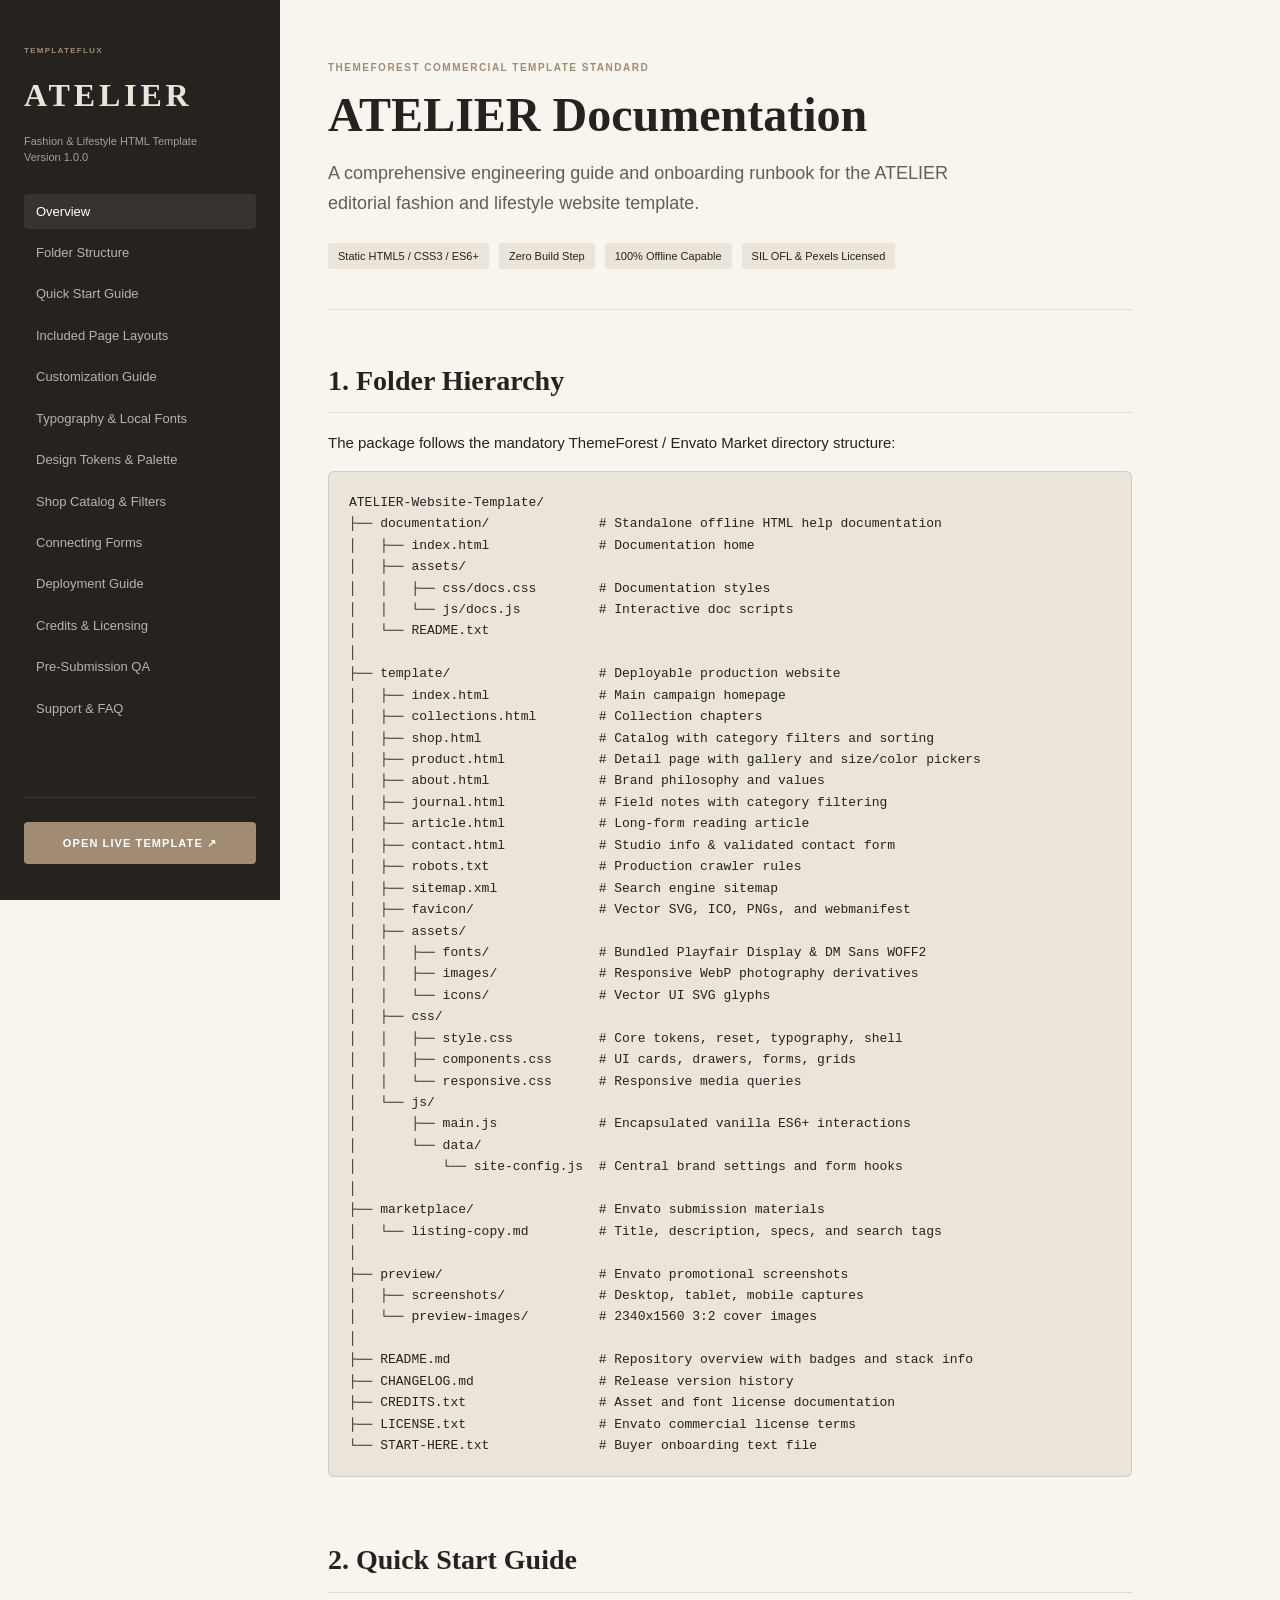
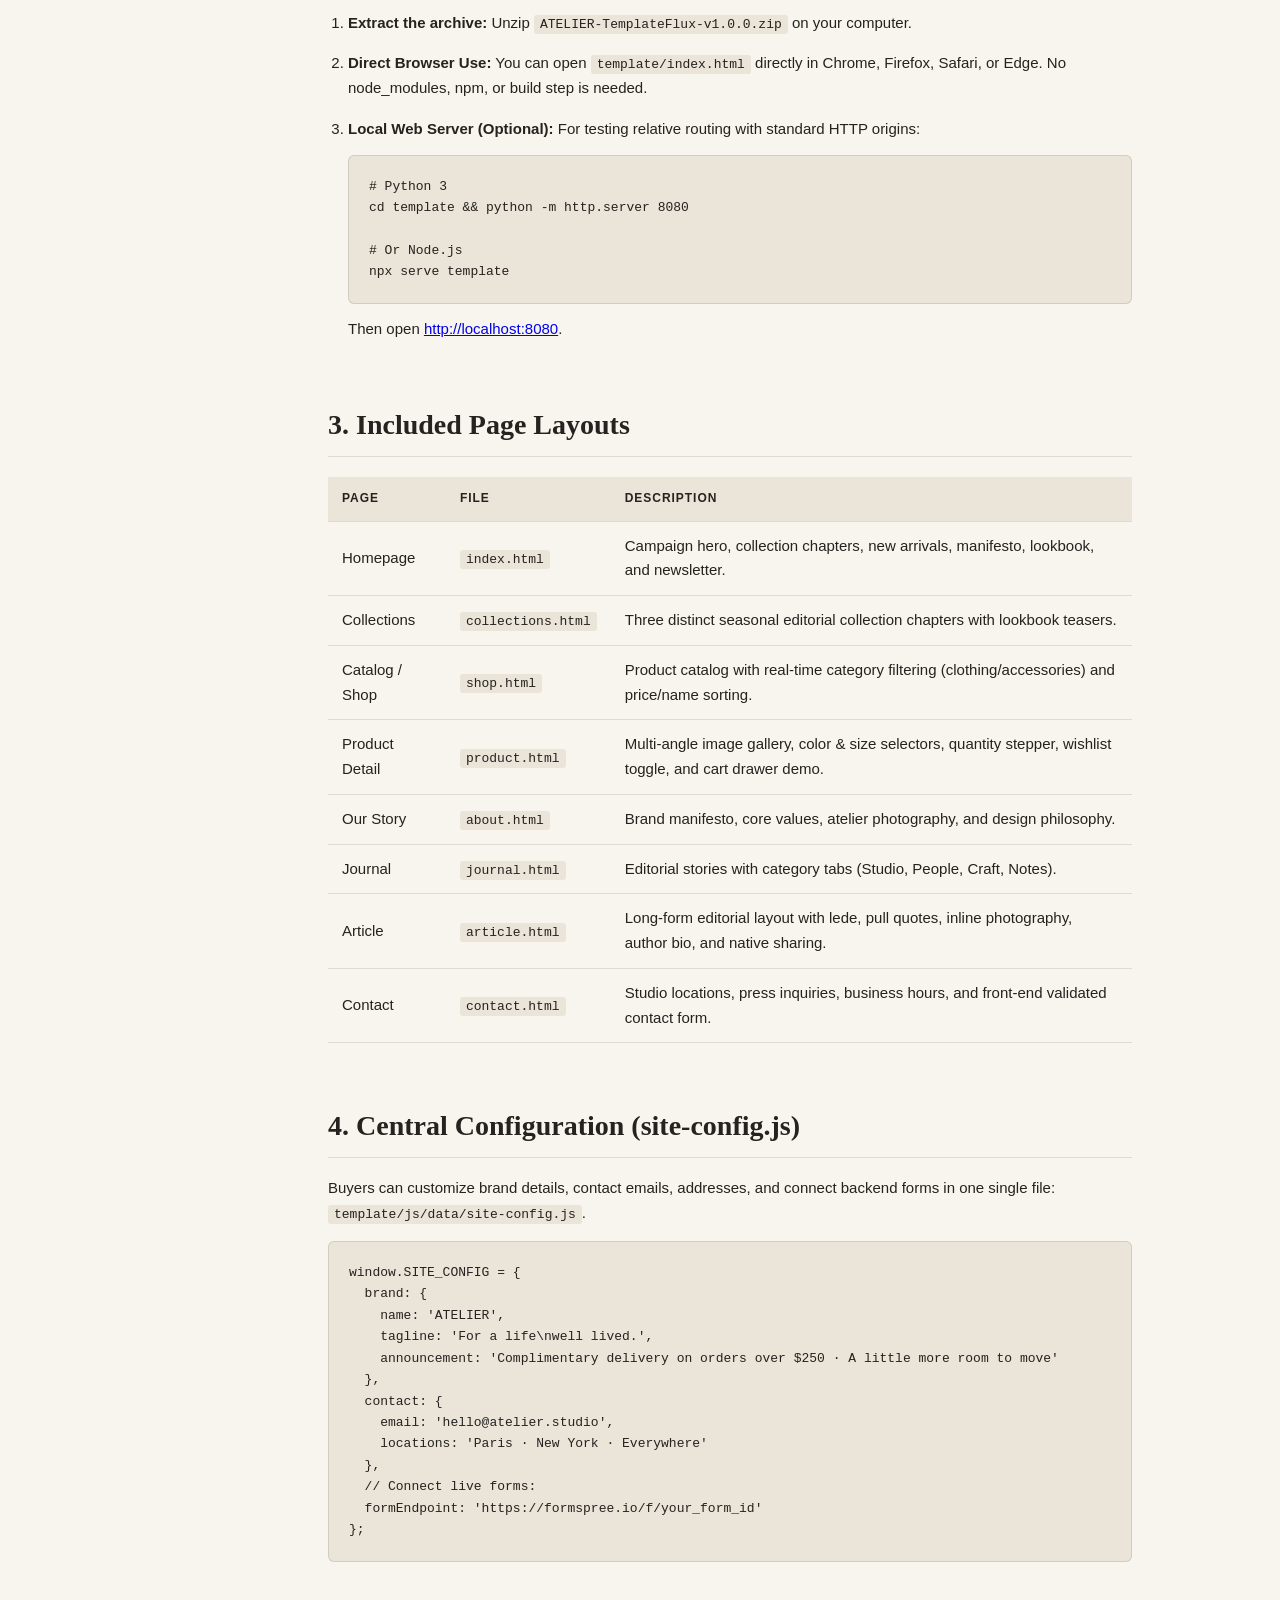
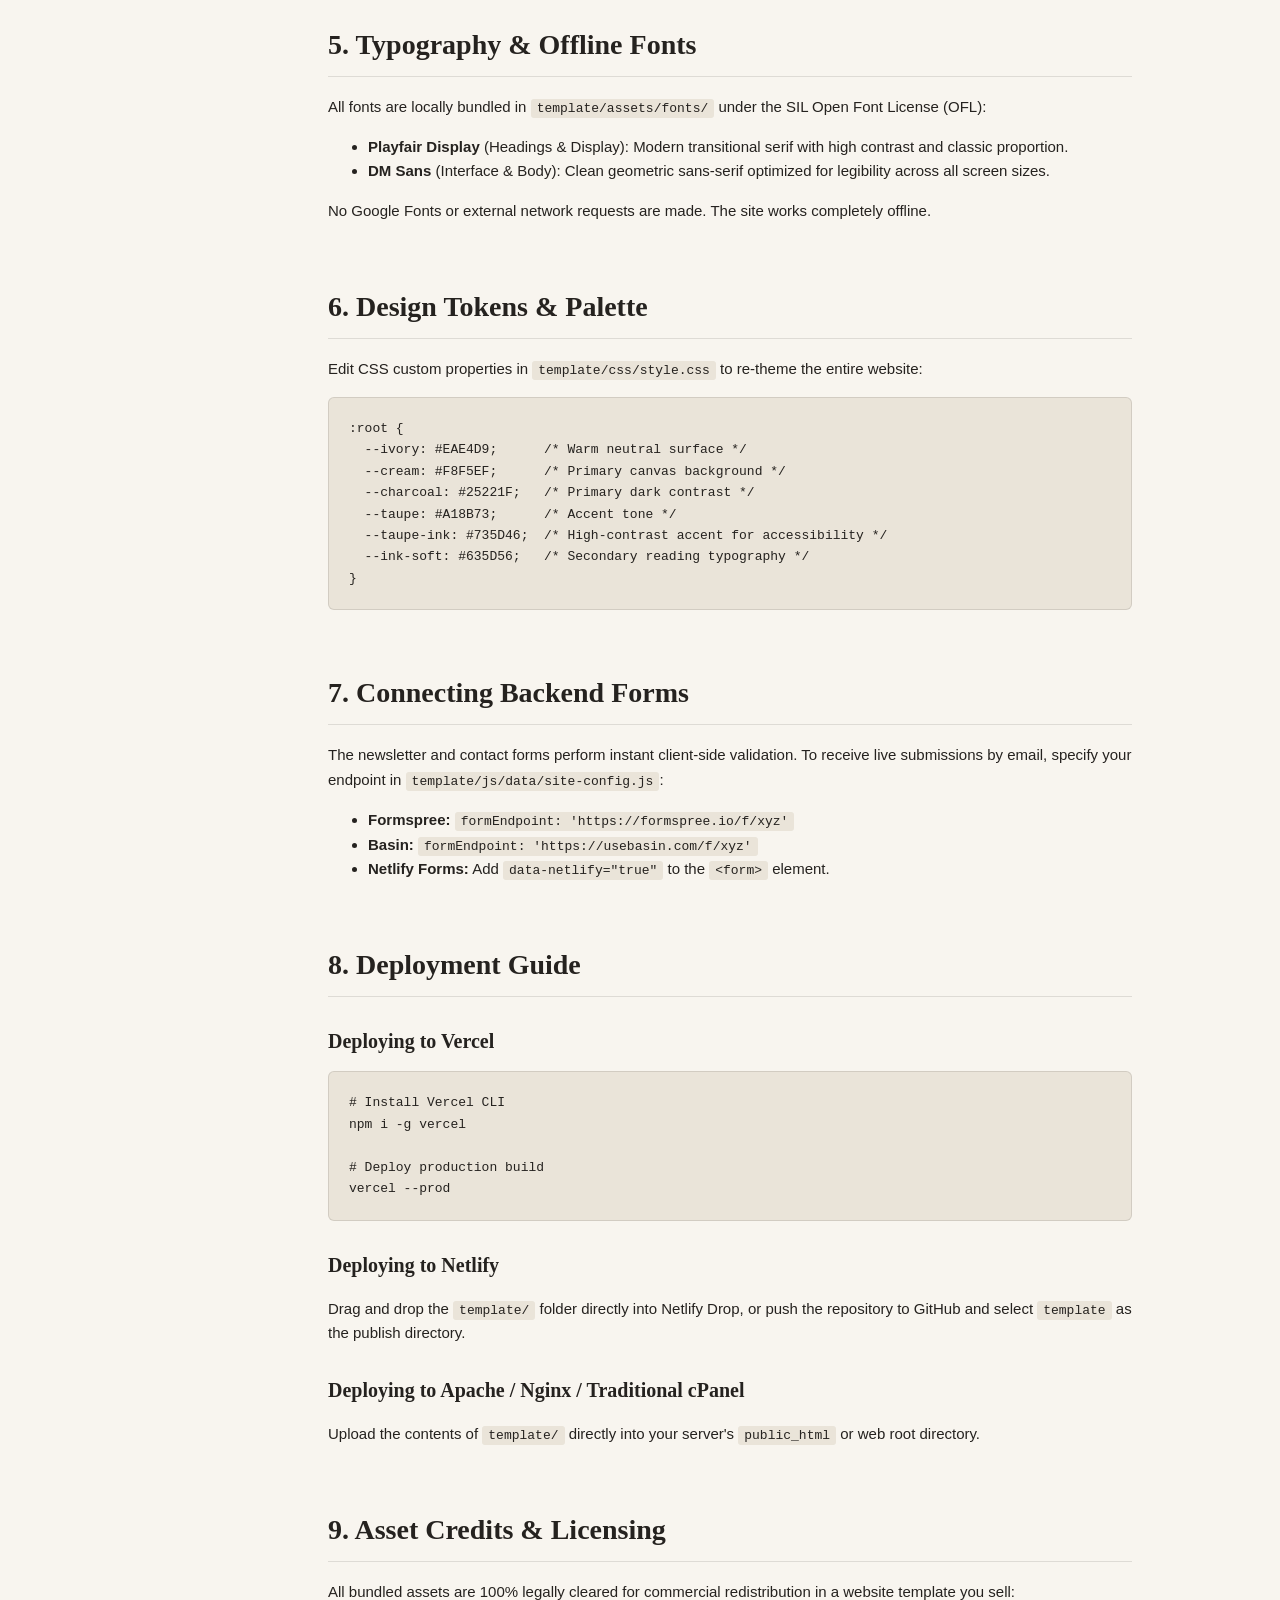
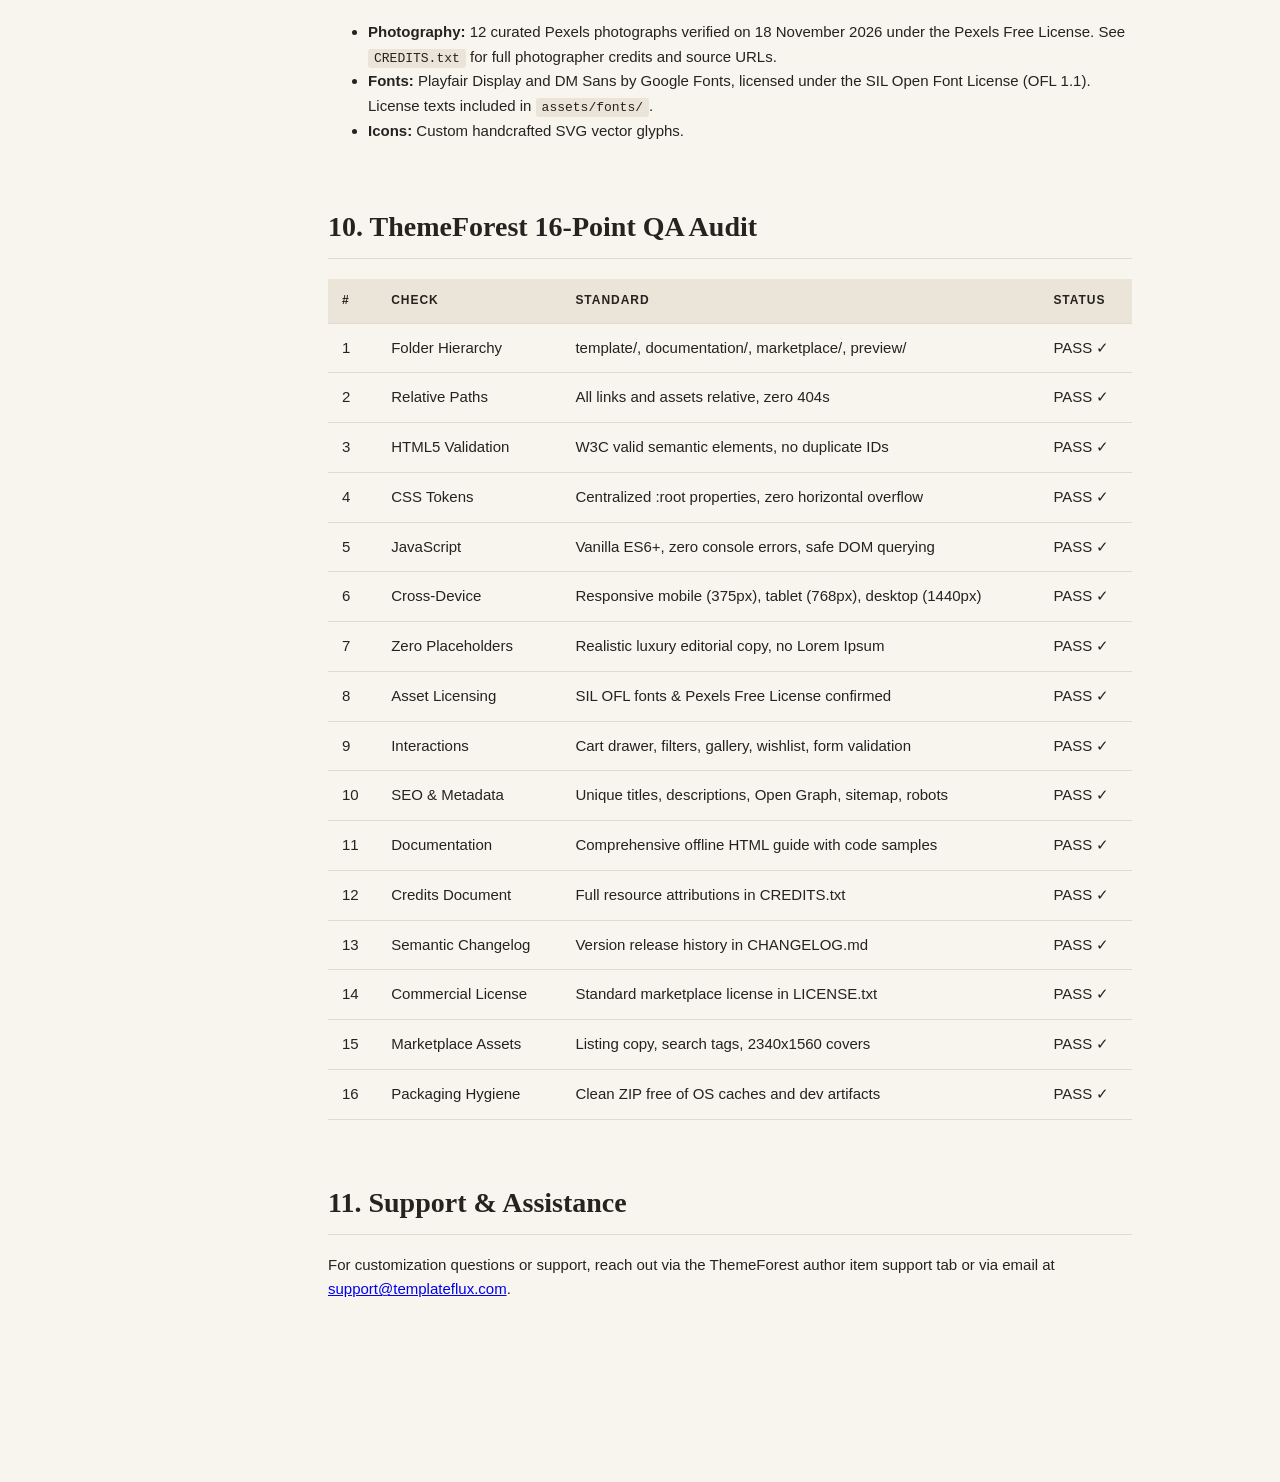
<file: documentation/index.html>
<!doctype html>
<html lang="en">
<head>
  <meta charset="utf-8">
  <meta name="viewport" content="width=device-width, initial-scale=1">
  <title>ATELIER — Documentation & Customization Runbook</title>
  <link rel="icon" type="image/svg+xml" href="../template/favicon/favicon.svg">
  <link rel="stylesheet" href="assets/css/docs.css">
</head>
<body>
  <div class="docs-layout">
    <aside class="docs-sidebar">
      <div class="docs-brand">
        <span class="badge">TEMPLATEFLUX</span>
        <h2>ATELIER</h2>
        <p>Fashion & Lifestyle HTML Template<br>Version 1.0.0</p>
      </div>
      <nav class="docs-nav">
        <a href="#overview" class="active">Overview</a>
        <a href="#structure">Folder Structure</a>
        <a href="#quickstart">Quick Start Guide</a>
        <a href="#pages">Included Page Layouts</a>
        <a href="#customization">Customization Guide</a>
        <a href="#typography">Typography & Local Fonts</a>
        <a href="#colors">Design Tokens & Palette</a>
        <a href="#catalog">Shop Catalog & Filters</a>
        <a href="#forms">Connecting Forms</a>
        <a href="#deployment">Deployment Guide</a>
        <a href="#credits">Credits & Licensing</a>
        <a href="#checklist">Pre-Submission QA</a>
        <a href="#support">Support & FAQ</a>
      </nav>
      <div class="sidebar-footer">
        <a href="../template/index.html" class="button-preview">Open Live Template ↗</a>
      </div>
    </aside>

    <main class="docs-main">
      <header class="docs-hero" id="overview">
        <div class="hero-tag">ThemeForest Commercial Template Standard</div>
        <h1>ATELIER Documentation</h1>
        <p class="lede">A comprehensive engineering guide and onboarding runbook for the ATELIER editorial fashion and lifestyle website template.</p>
        <div class="meta-pills">
          <span>Static HTML5 / CSS3 / ES6+</span>
          <span>Zero Build Step</span>
          <span>100% Offline Capable</span>
          <span>SIL OFL & Pexels Licensed</span>
        </div>
      </header>

      <section class="docs-section" id="structure">
        <h2>1. Folder Hierarchy</h2>
        <p>The package follows the mandatory ThemeForest / Envato Market directory structure:</p>
        <pre><code>ATELIER-Website-Template/
├── documentation/              # Standalone offline HTML help documentation
│   ├── index.html              # Documentation home
│   ├── assets/
│   │   ├── css/docs.css        # Documentation styles
│   │   └── js/docs.js          # Interactive doc scripts
│   └── README.txt
│
├── template/                   # Deployable production website
│   ├── index.html              # Main campaign homepage
│   ├── collections.html        # Collection chapters
│   ├── shop.html               # Catalog with category filters and sorting
│   ├── product.html            # Detail page with gallery and size/color pickers
│   ├── about.html              # Brand philosophy and values
│   ├── journal.html            # Field notes with category filtering
│   ├── article.html            # Long-form reading article
│   ├── contact.html            # Studio info & validated contact form
│   ├── robots.txt              # Production crawler rules
│   ├── sitemap.xml             # Search engine sitemap
│   ├── favicon/                # Vector SVG, ICO, PNGs, and webmanifest
│   ├── assets/
│   │   ├── fonts/              # Bundled Playfair Display & DM Sans WOFF2
│   │   ├── images/             # Responsive WebP photography derivatives
│   │   └── icons/              # Vector UI SVG glyphs
│   ├── css/
│   │   ├── style.css           # Core tokens, reset, typography, shell
│   │   ├── components.css      # UI cards, drawers, forms, grids
│   │   └── responsive.css      # Responsive media queries
│   └── js/
│       ├── main.js             # Encapsulated vanilla ES6+ interactions
│       └── data/
│           └── site-config.js  # Central brand settings and form hooks
│
├── marketplace/                # Envato submission materials
│   └── listing-copy.md         # Title, description, specs, and search tags
│
├── preview/                    # Envato promotional screenshots
│   ├── screenshots/            # Desktop, tablet, mobile captures
│   └── preview-images/         # 2340x1560 3:2 cover images
│
├── README.md                   # Repository overview with badges and stack info
├── CHANGELOG.md                # Release version history
├── CREDITS.txt                 # Asset and font license documentation
├── LICENSE.txt                 # Envato commercial license terms
└── START-HERE.txt              # Buyer onboarding text file</code></pre>
      </section>

      <section class="docs-section" id="quickstart">
        <h2>2. Quick Start Guide</h2>
        <ol class="step-list">
          <li><strong>Extract the archive:</strong> Unzip <code>ATELIER-TemplateFlux-v1.0.0.zip</code> on your computer.</li>
          <li><strong>Direct Browser Use:</strong> You can open <code>template/index.html</code> directly in Chrome, Firefox, Safari, or Edge. No node_modules, npm, or build step is needed.</li>
          <li><strong>Local Web Server (Optional):</strong> For testing relative routing with standard HTTP origins:
            <pre><code># Python 3
cd template && python -m http.server 8080

# Or Node.js
npx serve template</code></pre>
            Then open <a href="http://localhost:8080" target="_blank">http://localhost:8080</a>.
          </li>
        </ol>
      </section>

      <section class="docs-section" id="pages">
        <h2>3. Included Page Layouts</h2>
        <table class="docs-table">
          <thead>
            <tr><th>Page</th><th>File</th><th>Description</th></tr>
          </thead>
          <tbody>
            <tr><td>Homepage</td><td><code>index.html</code></td><td>Campaign hero, collection chapters, new arrivals, manifesto, lookbook, and newsletter.</td></tr>
            <tr><td>Collections</td><td><code>collections.html</code></td><td>Three distinct seasonal editorial collection chapters with lookbook teasers.</td></tr>
            <tr><td>Catalog / Shop</td><td><code>shop.html</code></td><td>Product catalog with real-time category filtering (clothing/accessories) and price/name sorting.</td></tr>
            <tr><td>Product Detail</td><td><code>product.html</code></td><td>Multi-angle image gallery, color & size selectors, quantity stepper, wishlist toggle, and cart drawer demo.</td></tr>
            <tr><td>Our Story</td><td><code>about.html</code></td><td>Brand manifesto, core values, atelier photography, and design philosophy.</td></tr>
            <tr><td>Journal</td><td><code>journal.html</code></td><td>Editorial stories with category tabs (Studio, People, Craft, Notes).</td></tr>
            <tr><td>Article</td><td><code>article.html</code></td><td>Long-form editorial layout with lede, pull quotes, inline photography, author bio, and native sharing.</td></tr>
            <tr><td>Contact</td><td><code>contact.html</code></td><td>Studio locations, press inquiries, business hours, and front-end validated contact form.</td></tr>
          </tbody>
        </table>
      </section>

      <section class="docs-section" id="customization">
        <h2>4. Central Configuration (site-config.js)</h2>
        <p>Buyers can customize brand details, contact emails, addresses, and connect backend forms in one single file: <code>template/js/data/site-config.js</code>.</p>
        <pre><code>window.SITE_CONFIG = {
  brand: {
    name: 'ATELIER',
    tagline: 'For a life\nwell lived.',
    announcement: 'Complimentary delivery on orders over $250 · A little more room to move'
  },
  contact: {
    email: 'hello@atelier.studio',
    locations: 'Paris · New York · Everywhere'
  },
  // Connect live forms:
  formEndpoint: 'https://formspree.io/f/your_form_id'
};</code></pre>
      </section>

      <section class="docs-section" id="typography">
        <h2>5. Typography & Offline Fonts</h2>
        <p>All fonts are locally bundled in <code>template/assets/fonts/</code> under the SIL Open Font License (OFL):</p>
        <ul>
          <li><strong>Playfair Display</strong> (Headings & Display): Modern transitional serif with high contrast and classic proportion.</li>
          <li><strong>DM Sans</strong> (Interface & Body): Clean geometric sans-serif optimized for legibility across all screen sizes.</li>
        </ul>
        <p>No Google Fonts or external network requests are made. The site works completely offline.</p>
      </section>

      <section class="docs-section" id="colors">
        <h2>6. Design Tokens & Palette</h2>
        <p>Edit CSS custom properties in <code>template/css/style.css</code> to re-theme the entire website:</p>
        <pre><code>:root {
  --ivory: #EAE4D9;      /* Warm neutral surface */
  --cream: #F8F5EF;      /* Primary canvas background */
  --charcoal: #25221F;   /* Primary dark contrast */
  --taupe: #A18B73;      /* Accent tone */
  --taupe-ink: #735D46;  /* High-contrast accent for accessibility */
  --ink-soft: #635D56;   /* Secondary reading typography */
}</code></pre>
      </section>

      <section class="docs-section" id="forms">
        <h2>7. Connecting Backend Forms</h2>
        <p>The newsletter and contact forms perform instant client-side validation. To receive live submissions by email, specify your endpoint in <code>template/js/data/site-config.js</code>:</p>
        <ul>
          <li><strong>Formspree:</strong> <code>formEndpoint: 'https://formspree.io/f/xyz'</code></li>
          <li><strong>Basin:</strong> <code>formEndpoint: 'https://usebasin.com/f/xyz'</code></li>
          <li><strong>Netlify Forms:</strong> Add <code>data-netlify="true"</code> to the <code>&lt;form&gt;</code> element.</li>
        </ul>
      </section>

      <section class="docs-section" id="deployment">
        <h2>8. Deployment Guide</h2>
        <h3>Deploying to Vercel</h3>
        <pre><code># Install Vercel CLI
npm i -g vercel

# Deploy production build
vercel --prod</code></pre>
        <h3>Deploying to Netlify</h3>
        <p>Drag and drop the <code>template/</code> folder directly into Netlify Drop, or push the repository to GitHub and select <code>template</code> as the publish directory.</p>
        <h3>Deploying to Apache / Nginx / Traditional cPanel</h3>
        <p>Upload the contents of <code>template/</code> directly into your server's <code>public_html</code> or web root directory.</p>
      </section>

      <section class="docs-section" id="credits">
        <h2>9. Asset Credits & Licensing</h2>
        <p>All bundled assets are 100% legally cleared for commercial redistribution in a website template you sell:</p>
        <ul>
          <li><strong>Photography:</strong> 12 curated Pexels photographs verified on 18 November 2026 under the Pexels Free License. See <code>CREDITS.txt</code> for full photographer credits and source URLs.</li>
          <li><strong>Fonts:</strong> Playfair Display and DM Sans by Google Fonts, licensed under the SIL Open Font License (OFL 1.1). License texts included in <code>assets/fonts/</code>.</li>
          <li><strong>Icons:</strong> Custom handcrafted SVG vector glyphs.</li>
        </ul>
      </section>

      <section class="docs-section" id="checklist">
        <h2>10. ThemeForest 16-Point QA Audit</h2>
        <table class="docs-table">
          <thead>
            <tr><th>#</th><th>Check</th><th>Standard</th><th>Status</th></tr>
          </thead>
          <tbody>
            <tr><td>1</td><td>Folder Hierarchy</td><td>template/, documentation/, marketplace/, preview/</td><td>PASS ✓</td></tr>
            <tr><td>2</td><td>Relative Paths</td><td>All links and assets relative, zero 404s</td><td>PASS ✓</td></tr>
            <tr><td>3</td><td>HTML5 Validation</td><td>W3C valid semantic elements, no duplicate IDs</td><td>PASS ✓</td></tr>
            <tr><td>4</td><td>CSS Tokens</td><td>Centralized :root properties, zero horizontal overflow</td><td>PASS ✓</td></tr>
            <tr><td>5</td><td>JavaScript</td><td>Vanilla ES6+, zero console errors, safe DOM querying</td><td>PASS ✓</td></tr>
            <tr><td>6</td><td>Cross-Device</td><td>Responsive mobile (375px), tablet (768px), desktop (1440px)</td><td>PASS ✓</td></tr>
            <tr><td>7</td><td>Zero Placeholders</td><td>Realistic luxury editorial copy, no Lorem Ipsum</td><td>PASS ✓</td></tr>
            <tr><td>8</td><td>Asset Licensing</td><td>SIL OFL fonts & Pexels Free License confirmed</td><td>PASS ✓</td></tr>
            <tr><td>9</td><td>Interactions</td><td>Cart drawer, filters, gallery, wishlist, form validation</td><td>PASS ✓</td></tr>
            <tr><td>10</td><td>SEO & Metadata</td><td>Unique titles, descriptions, Open Graph, sitemap, robots</td><td>PASS ✓</td></tr>
            <tr><td>11</td><td>Documentation</td><td>Comprehensive offline HTML guide with code samples</td><td>PASS ✓</td></tr>
            <tr><td>12</td><td>Credits Document</td><td>Full resource attributions in CREDITS.txt</td><td>PASS ✓</td></tr>
            <tr><td>13</td><td>Semantic Changelog</td><td>Version release history in CHANGELOG.md</td><td>PASS ✓</td></tr>
            <tr><td>14</td><td>Commercial License</td><td>Standard marketplace license in LICENSE.txt</td><td>PASS ✓</td></tr>
            <tr><td>15</td><td>Marketplace Assets</td><td>Listing copy, search tags, 2340x1560 covers</td><td>PASS ✓</td></tr>
            <tr><td>16</td><td>Packaging Hygiene</td><td>Clean ZIP free of OS caches and dev artifacts</td><td>PASS ✓</td></tr>
          </tbody>
        </table>
      </section>

      <section class="docs-section" id="support">
        <h2>11. Support & Assistance</h2>
        <p>For customization questions or support, reach out via the ThemeForest author item support tab or via email at <a href="mailto:support@templateflux.com">support@templateflux.com</a>.</p>
      </section>
    </main>
  </div>
  <script src="assets/js/docs.js"></script>
</body>
</html>
</file>
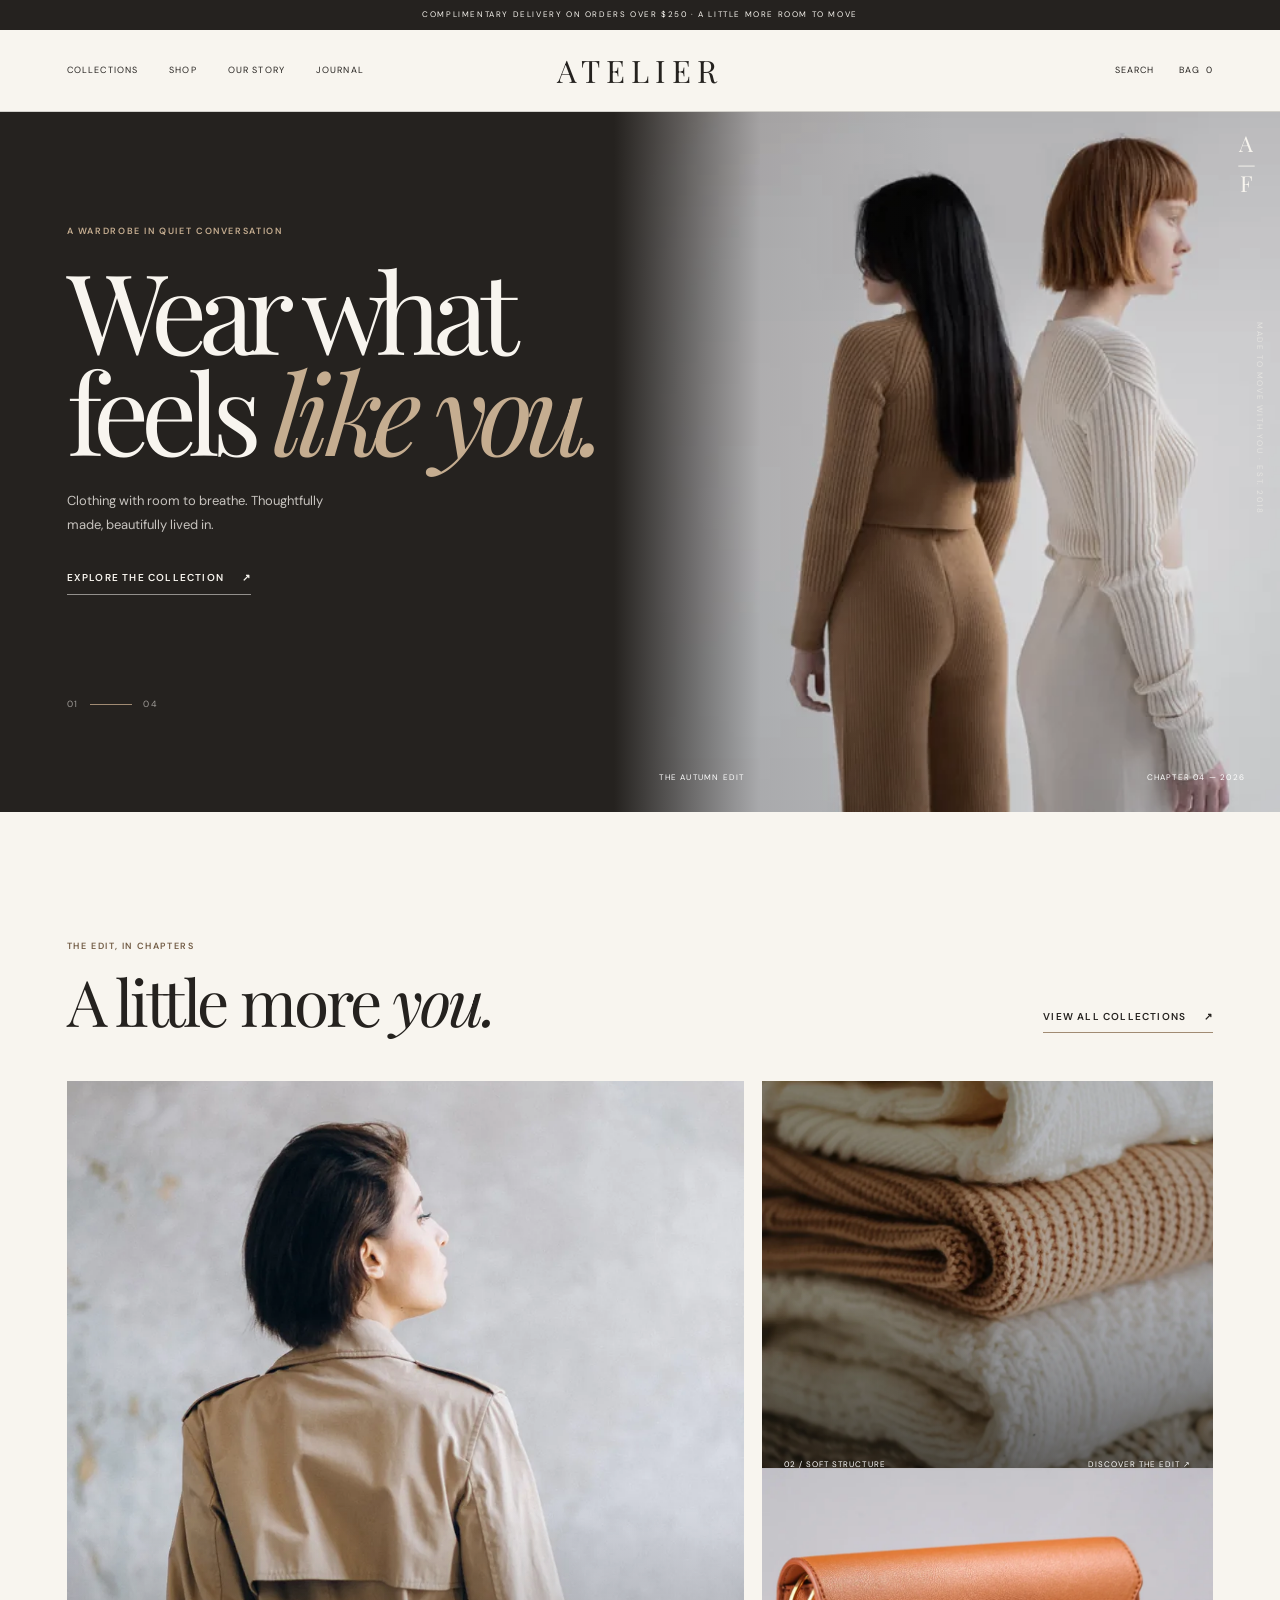
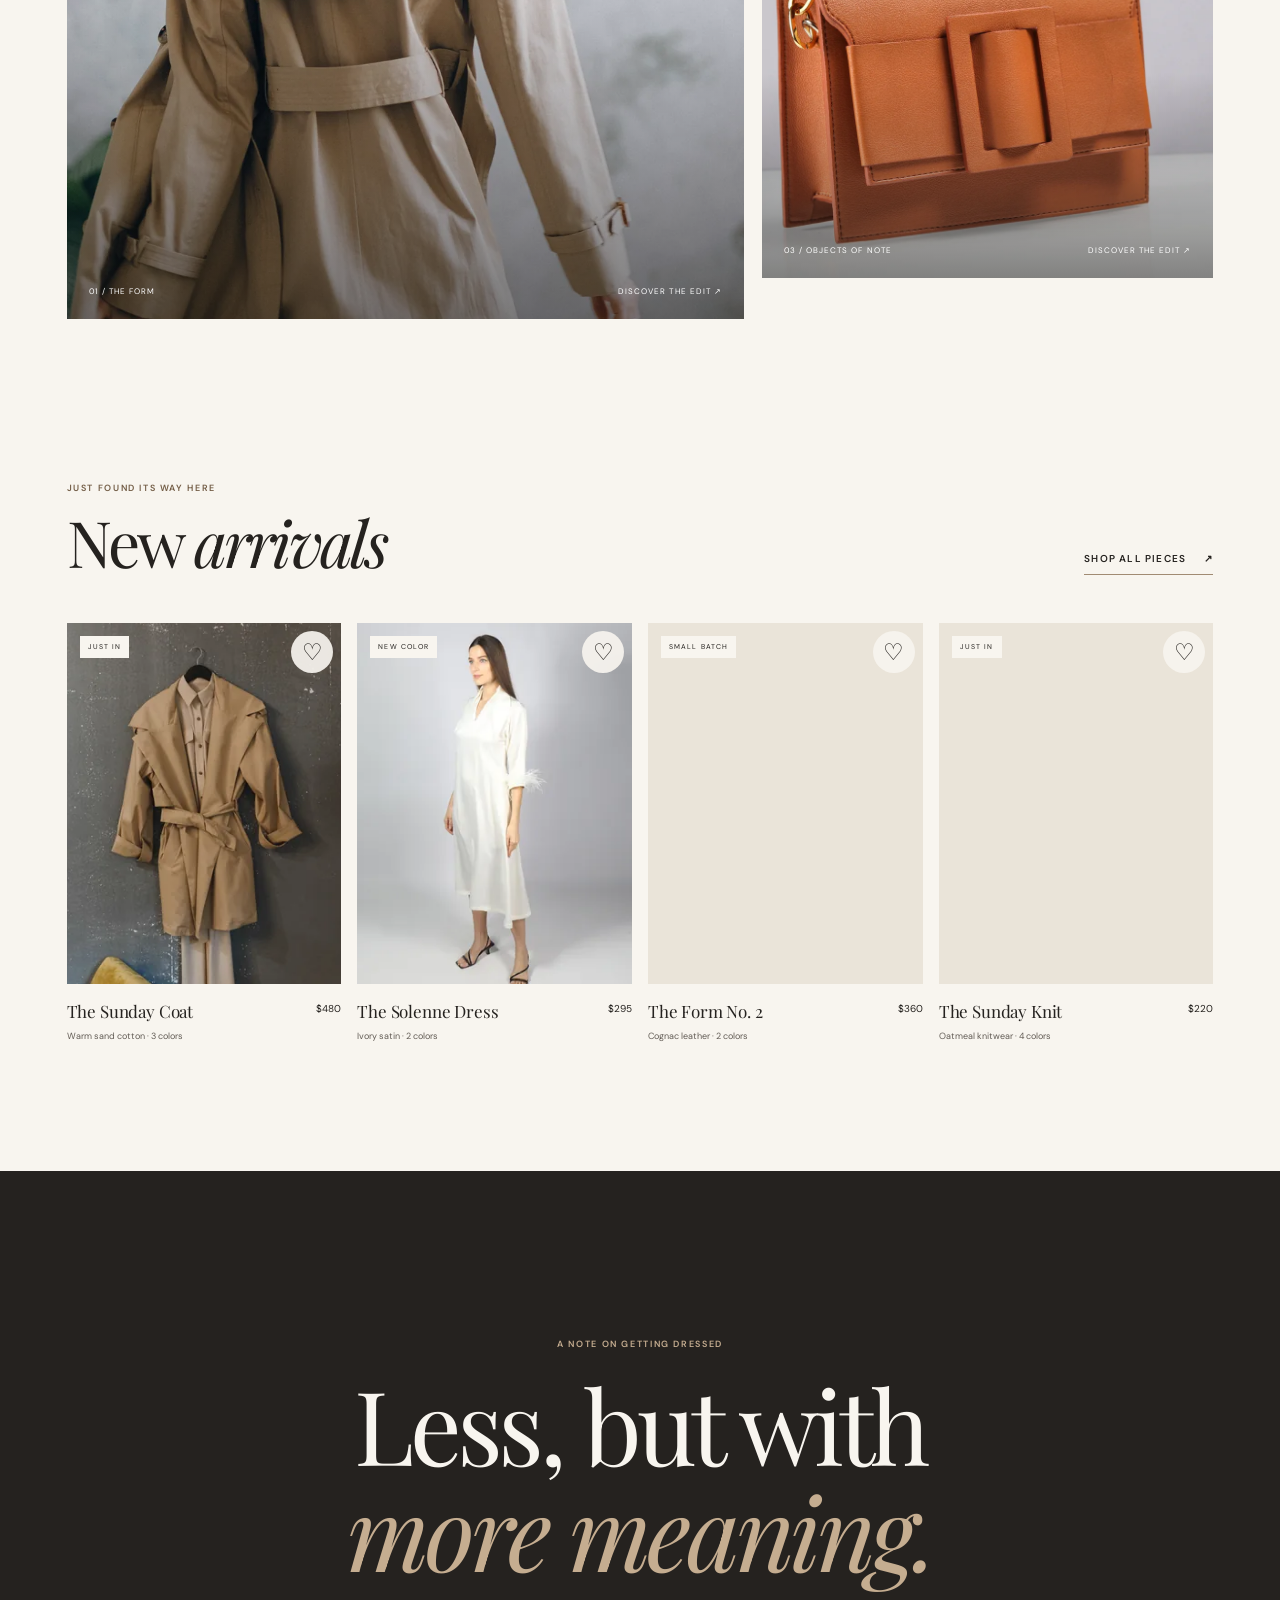
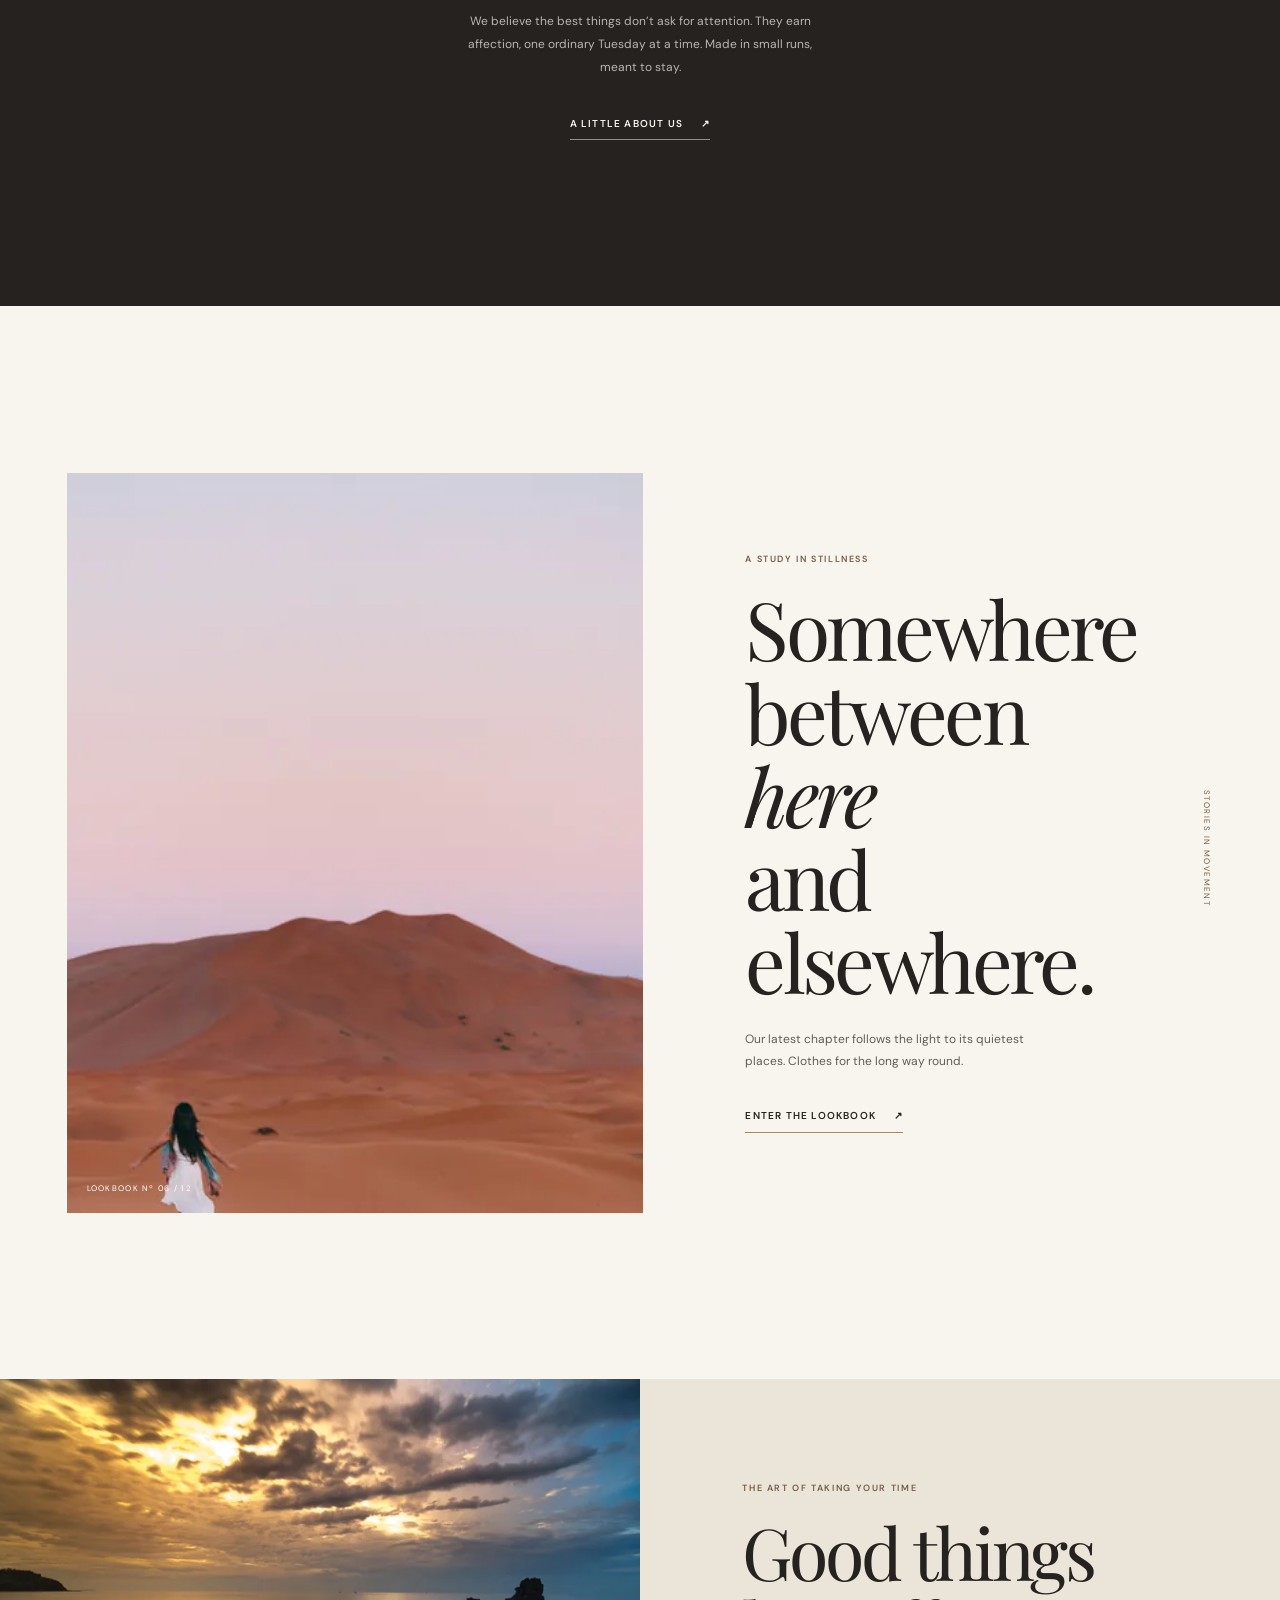
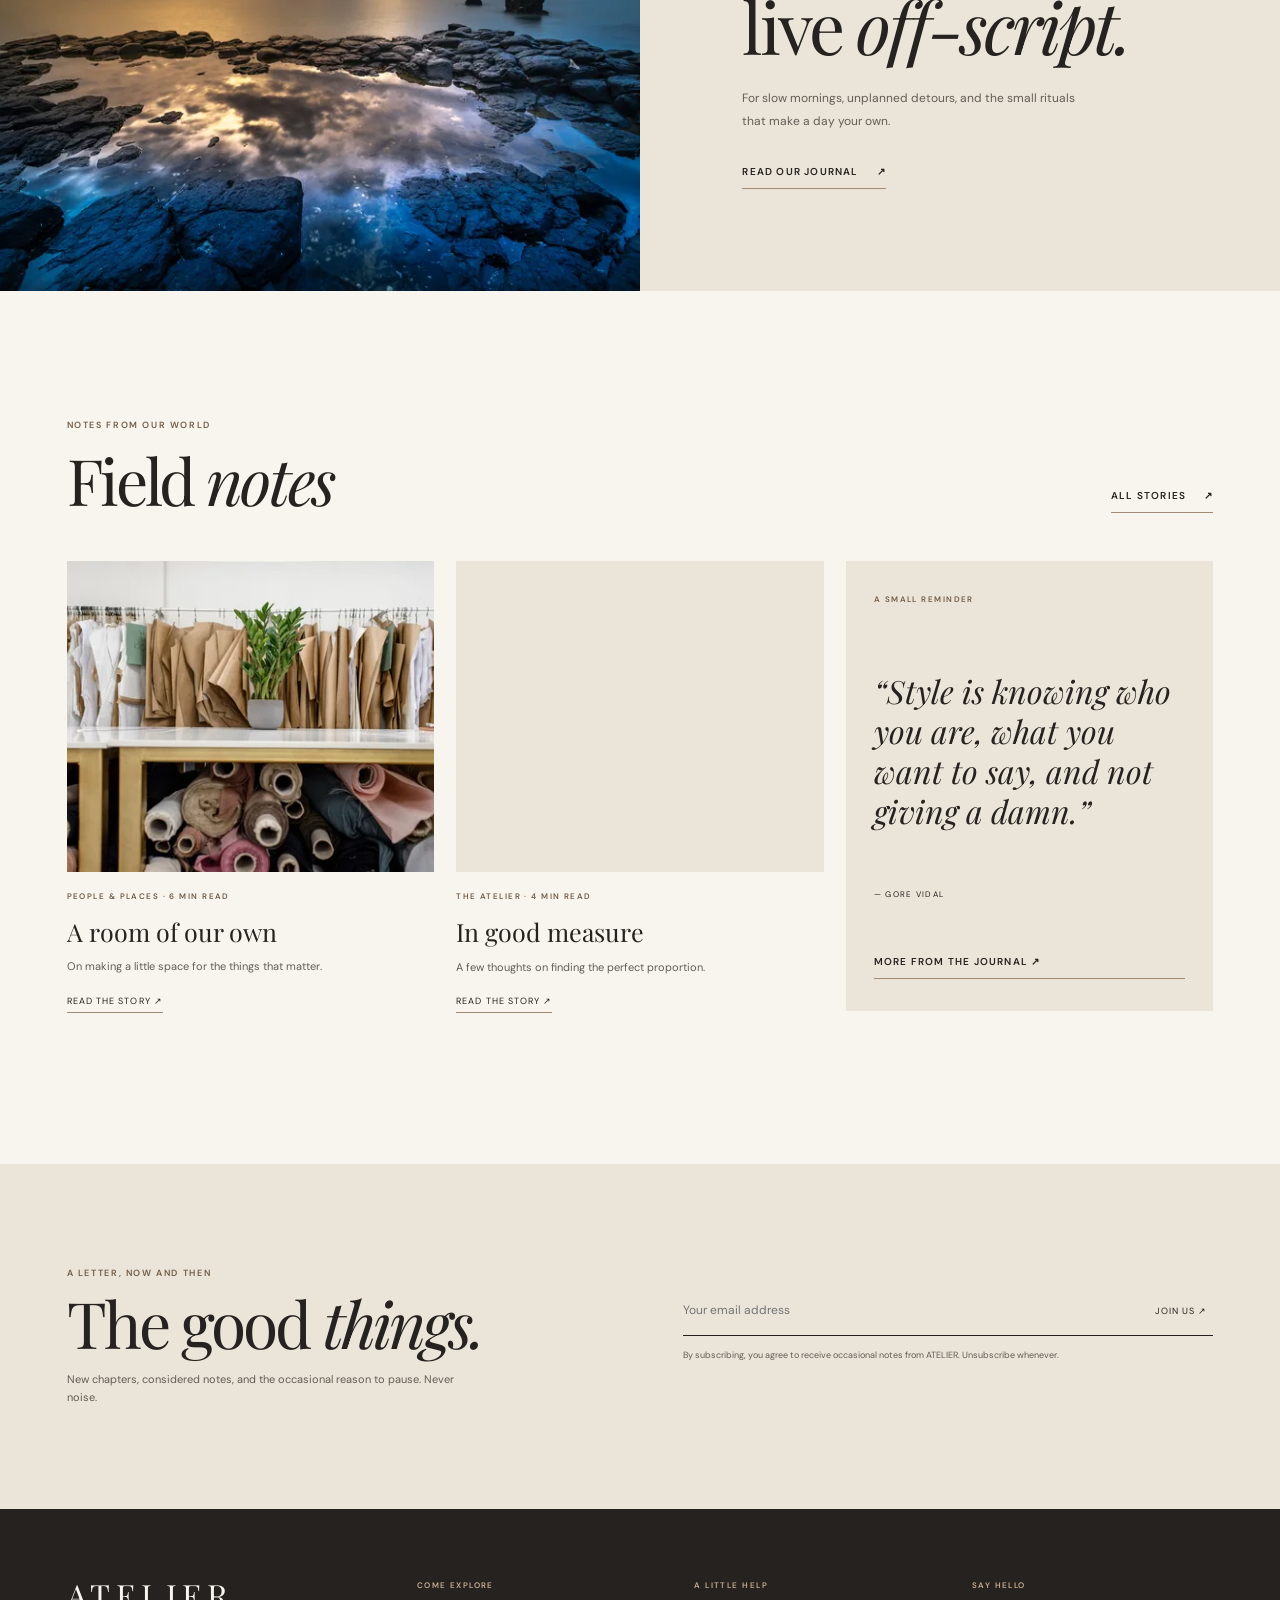
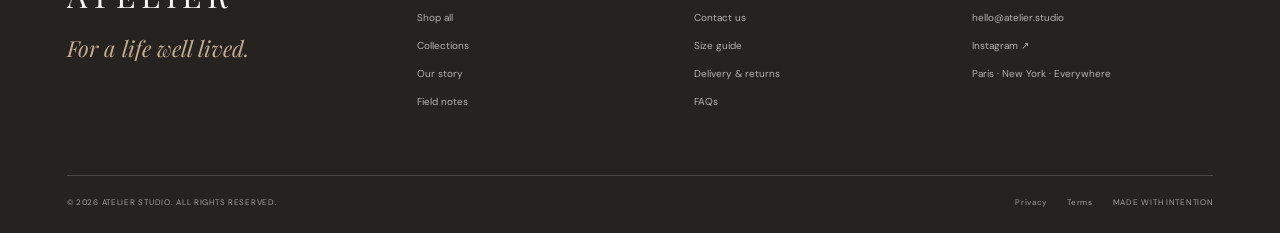
<file: template/index.html>
<!doctype html>
<html lang="en">
<head>
  <meta charset="utf-8">
  <meta name="viewport" content="width=device-width, initial-scale=1">
  <title>ATELIER — Considered Clothing & Modern Lifestyle</title>
  <meta name="description" content="ATELIER — considered clothing for a life well lived. Discover modern essentials, crafted with intention.">
  <meta name="theme-color" content="#EAE4D9">
  <link rel="canonical" href="https://atelier-template.vercel.app/index.html">

  <!-- Favicons and Webmanifest -->
  <link rel="icon" type="image/svg+xml" href="favicon/favicon.svg">
  <link rel="alternate icon" href="favicon/favicon.ico">
  <link rel="apple-touch-icon" sizes="180x180" href="favicon/apple-touch-icon.png">
  <link rel="manifest" href="favicon/site.webmanifest">

  <!-- Open Graph / Social Media -->
  <meta property="og:type" content="website">
  <meta property="og:site_name" content="ATELIER">
  <meta property="og:title" content="ATELIER — Considered Clothing & Modern Lifestyle">
  <meta property="og:description" content="ATELIER — considered clothing for a life well lived. Discover modern essentials, crafted with intention.">
  <meta property="og:image" content="assets/images/hero-editorial.webp">
  <meta property="og:url" content="https://atelier-template.vercel.app/index.html">

  <!-- Twitter Card -->
  <meta name="twitter:card" content="summary_large_image">
  <meta name="twitter:title" content="ATELIER — Considered Clothing & Modern Lifestyle">
  <meta name="twitter:description" content="ATELIER — considered clothing for a life well lived. Discover modern essentials, crafted with intention.">
  <meta name="twitter:image" content="assets/images/hero-editorial.webp">

  <!-- Preload Offline Fonts -->
  <link rel="preload" href="assets/fonts/dm-sans-latin-variable.woff2" as="font" type="font/woff2" crossorigin>
  <link rel="preload" href="assets/fonts/playfair-display-latin-variable.woff2" as="font" type="font/woff2" crossorigin>
  <link rel="preload" href="assets/fonts/playfair-display-latin-italic.woff2" as="font" type="font/woff2" crossorigin>

  <!-- Stylesheets -->
  <link rel="stylesheet" href="css/style.css">
  <link rel="stylesheet" href="css/components.css">
  <link rel="stylesheet" href="css/responsive.css">
</head>
<body data-page="home">
  <div id="site-header"></div>
  <main id="main-content">
    <section class="hero" aria-labelledby="hero-title">
      <div class="hero-copy"><p class="eyebrow">A wardrobe in quiet conversation</p><h1 id="hero-title">Wear what<br>feels <em>like you.</em></h1><p class="hero-intro">Clothing with room to breathe. Thoughtfully made, beautifully lived in.</p><a class="text-link light-link" href="shop.html">Explore the collection <span aria-hidden="true">↗</span></a><span class="hero-index">01 <i></i> 04</span></div>
      <div class="hero-visual"><img src="assets/images/hero-editorial.webp" alt="Two models in neutral knitwear standing back to back in a light studio" fetchpriority="high" width="1264" height="848" decoding="async" srcset="assets/images/hero-editorial-480w.webp 480w, assets/images/hero-editorial-800w.webp 800w, assets/images/hero-editorial.webp 1264w" sizes="(max-width: 720px) 100vw, 52vw"><div class="hero-caption"><span>THE AUTUMN EDIT</span><span>CHAPTER 04 — 2026</span></div><div class="hero-stamp" aria-hidden="true">A<br>—<br>F</div></div>
      <div class="hero-side-note">MADE TO MOVE WITH YOU · EST. 2018</div>
    </section>
    <section class="section collections-section" aria-labelledby="collection-heading">
      <div class="section-heading"><div><p class="eyebrow">The edit, in chapters</p><h2 id="collection-heading">A little more <em>you.</em></h2></div><a class="text-link" href="collections.html">View all collections <span aria-hidden="true">↗</span></a></div>
      <div class="collection-grid">
        <a class="collection-tile collection-tile-large" href="collections.html#the-form"><img src="assets/images/collection-studio.webp" alt="A woman in a sand-colored trench coat seen from behind" loading="lazy" width="928" height="1152" decoding="async" srcset="assets/images/collection-studio-320w.webp 320w, assets/images/collection-studio-640w.webp 640w, assets/images/collection-studio.webp 928w" sizes="(max-width: 720px) 50vw, 60vw"><div class="tile-caption"><span>01 / THE FORM</span><span>Discover the edit ↗</span></div></a>
        <a class="collection-tile" href="collections.html#soft-structure"><img src="assets/images/product-knit.webp" alt="Folded knitwear in cream and warm brown tones" loading="lazy" width="928" height="1152" decoding="async" srcset="assets/images/product-knit-320w.webp 320w, assets/images/product-knit-640w.webp 640w, assets/images/product-knit.webp 928w" sizes="(max-width: 720px) 50vw, 60vw"><div class="tile-caption"><span>02 / SOFT STRUCTURE</span><span>Discover the edit ↗</span></div></a>
        <a class="collection-tile collection-tile-offset" href="collections.html#objects"><img src="assets/images/product-bag.webp" alt="A cognac leather handbag on a pale surface" loading="lazy" width="928" height="1152" decoding="async" srcset="assets/images/product-bag-320w.webp 320w, assets/images/product-bag-640w.webp 640w, assets/images/product-bag.webp 928w" sizes="(max-width: 720px) 50vw, 60vw"><div class="tile-caption"><span>03 / OBJECTS OF NOTE</span><span>Discover the edit ↗</span></div></a>
      </div>
    </section>
    <section class="section arrivals-section" aria-labelledby="arrival-heading">
      <div class="section-heading"><div><p class="eyebrow">Just found its way here</p><h2 id="arrival-heading">New <em>arrivals</em></h2></div><a class="text-link" href="shop.html">Shop all pieces <span aria-hidden="true">↗</span></a></div>
      <div class="product-grid home-products">
        <article class="product-card" data-product-card><a class="product-image" href="product.html"><img src="assets/images/product-coat.webp" alt="A sand-colored trench coat displayed on a hanger" loading="lazy" width="928" height="1152" decoding="async" srcset="assets/images/product-coat-320w.webp 320w, assets/images/product-coat-640w.webp 640w, assets/images/product-coat.webp 928w" sizes="(max-width: 720px) 48vw, (max-width: 980px) 31vw, 24vw"><span class="product-tag">JUST IN</span></a><button class="wish-button" aria-label="Add The Sunday Coat to wishlist" data-wishlist="sunday-coat">♡</button><div class="product-meta"><div><h3><a href="product.html">The Sunday Coat</a></h3><p>Warm sand cotton · 3 colors</p></div><span>$480</span></div></article>
        <article class="product-card" data-product-card><a class="product-image" href="product.html"><img src="assets/images/product-dress.webp" alt="A model wearing a simple white dress in a studio" loading="lazy" width="928" height="1152" decoding="async" srcset="assets/images/product-dress-320w.webp 320w, assets/images/product-dress-640w.webp 640w, assets/images/product-dress.webp 928w" sizes="(max-width: 720px) 48vw, (max-width: 980px) 31vw, 24vw"><span class="product-tag">NEW COLOR</span></a><button class="wish-button" aria-label="Add The Solenne Dress to wishlist" data-wishlist="solenne-dress">♡</button><div class="product-meta"><div><h3><a href="product.html">The Solenne Dress</a></h3><p>Ivory satin · 2 colors</p></div><span>$295</span></div></article>
        <article class="product-card" data-product-card><a class="product-image" href="product.html"><img src="assets/images/product-bag.webp" alt="A cognac leather handbag on a pale surface" loading="lazy" width="928" height="1152" decoding="async" srcset="assets/images/product-bag-320w.webp 320w, assets/images/product-bag-640w.webp 640w, assets/images/product-bag.webp 928w" sizes="(max-width: 720px) 48vw, (max-width: 980px) 31vw, 24vw"><span class="product-tag">SMALL BATCH</span></a><button class="wish-button" aria-label="Add The Form No. 2 to wishlist" data-wishlist="form-bag">♡</button><div class="product-meta"><div><h3><a href="product.html">The Form No. 2</a></h3><p>Cognac leather · 2 colors</p></div><span>$360</span></div></article>
        <article class="product-card" data-product-card><a class="product-image" href="product.html"><img src="assets/images/product-knit.webp" alt="Folded knitwear in cream and warm brown tones" loading="lazy" width="928" height="1152" decoding="async" srcset="assets/images/product-knit-320w.webp 320w, assets/images/product-knit-640w.webp 640w, assets/images/product-knit.webp 928w" sizes="(max-width: 720px) 48vw, (max-width: 980px) 31vw, 24vw"><span class="product-tag">JUST IN</span></a><button class="wish-button" aria-label="Add The Sunday Knit to wishlist" data-wishlist="sunday-knit">♡</button><div class="product-meta"><div><h3><a href="product.html">The Sunday Knit</a></h3><p>Oatmeal knitwear · 4 colors</p></div><span>$220</span></div></article>
      </div>
    </section>
    <section class="manifesto" aria-labelledby="manifesto-title"><p class="eyebrow">A note on getting dressed</p><h2 id="manifesto-title">Less, but with<br><em>more meaning.</em></h2><p class="manifesto-copy">We believe the best things don’t ask for attention. They earn affection, one ordinary Tuesday at a time. Made in small runs, meant to stay.</p><a class="text-link light-link" href="about.html">A little about us <span aria-hidden="true">↗</span></a></section>
    <section class="section lookbook-section"><div class="lookbook-photo"><img src="assets/images/lookbook-desert.webp" alt="A woman in a pale dress walking through desert dunes at sunset" loading="lazy" width="1264" height="848" decoding="async" srcset="assets/images/lookbook-desert-480w.webp 480w, assets/images/lookbook-desert-800w.webp 800w, assets/images/lookbook-desert.webp 1264w" sizes="(max-width: 720px) 100vw, 60vw"><span class="lookbook-counter">LOOKBOOK Nº 06 / 12</span></div><div class="lookbook-copy"><p class="eyebrow">A study in stillness</p><h2>Somewhere<br>between <em>here</em><br>and elsewhere.</h2><p>Our latest chapter follows the light to its quietest places. Clothes for the long way round.</p><a class="text-link" href="collections.html">Enter the lookbook <span aria-hidden="true">↗</span></a><span class="lookbook-vertical">STORIES IN MOVEMENT</span></div></section>
    <section class="lifestyle-band"><div class="lifestyle-image"><img src="assets/images/lifestyle-coast.webp" alt="A rocky shoreline and calm water beneath dramatic sunset clouds" loading="lazy" width="1264" height="848" decoding="async" srcset="assets/images/lifestyle-coast-480w.webp 480w, assets/images/lifestyle-coast-800w.webp 800w, assets/images/lifestyle-coast.webp 1264w" sizes="(max-width: 720px) 100vw, 50vw"></div><div class="lifestyle-copy"><p class="eyebrow">The art of taking your time</p><h2>Good things<br>live <em>off-script.</em></h2><p>For slow mornings, unplanned detours, and the small rituals that make a day your own.</p><a class="text-link" href="journal.html">Read our journal <span aria-hidden="true">↗</span></a></div></section>
    <section class="section journal-section"><div class="section-heading"><div><p class="eyebrow">Notes from our world</p><h2>Field <em>notes</em></h2></div><a class="text-link" href="journal.html">All stories <span aria-hidden="true">↗</span></a></div><div class="journal-grid"><article class="journal-card"><a href="article.html" class="journal-image"><img src="assets/images/journal-atelier.webp" alt="Garment patterns and fabric rolls arranged across an atelier worktable" loading="lazy" width="1264" height="848" decoding="async" srcset="assets/images/journal-atelier-480w.webp 480w, assets/images/journal-atelier-800w.webp 800w, assets/images/journal-atelier.webp 1264w" sizes="(max-width: 720px) 48vw, 31vw"></a><p class="eyebrow">PEOPLE & PLACES · 6 MIN READ</p><h3><a href="article.html">A room of our own</a></h3><p>On making a little space for the things that matter.</p><a class="read-link" href="article.html">Read the story ↗</a></article><article class="journal-card"><a href="article.html" class="journal-image"><img src="assets/images/collection-studio.webp" alt="Garment patterns and fabric rolls arranged across an atelier worktable" loading="lazy" width="928" height="1152" decoding="async" srcset="assets/images/collection-studio-320w.webp 320w, assets/images/collection-studio-640w.webp 640w, assets/images/collection-studio.webp 928w" sizes="(max-width: 720px) 48vw, 31vw"></a><p class="eyebrow">THE ATELIER · 4 MIN READ</p><h3><a href="article.html">In good measure</a></h3><p>A few thoughts on finding the perfect proportion.</p><a class="read-link" href="article.html">Read the story ↗</a></article><article class="journal-card journal-text-card"><p class="eyebrow">A SMALL REMINDER</p><blockquote>“Style is knowing who you are, what you want to say, and not giving a damn.”</blockquote><span>— GORE VIDAL</span><a class="text-link" href="journal.html">More from the journal ↗</a></article></div></section>
    <section class="newsletter" aria-labelledby="newsletter-title"><div><p class="eyebrow">A letter, now and then</p><h2 id="newsletter-title">The good <em>things.</em></h2><p>New chapters, considered notes, and the occasional reason to pause. Never noise.</p></div><form class="newsletter-form" data-demo-form><label class="sr-only" for="newsletter-email">Email address</label><div class="input-row"><input id="newsletter-email" type="email" placeholder="Your email address" required autocomplete="email"><button type="submit" aria-label="Join us to subscribe to the newsletter">Join us <span aria-hidden="true">↗</span></button></div><p class="form-note">By subscribing, you agree to receive occasional notes from ATELIER. Unsubscribe whenever.</p><p class="form-status" aria-live="polite"></p></form></section>
  </main>
  <div id="site-footer"></div><script src="js/data/site-config.js"></script>
  <script src="js/main.js" defer></script>
</body></html>
</file>
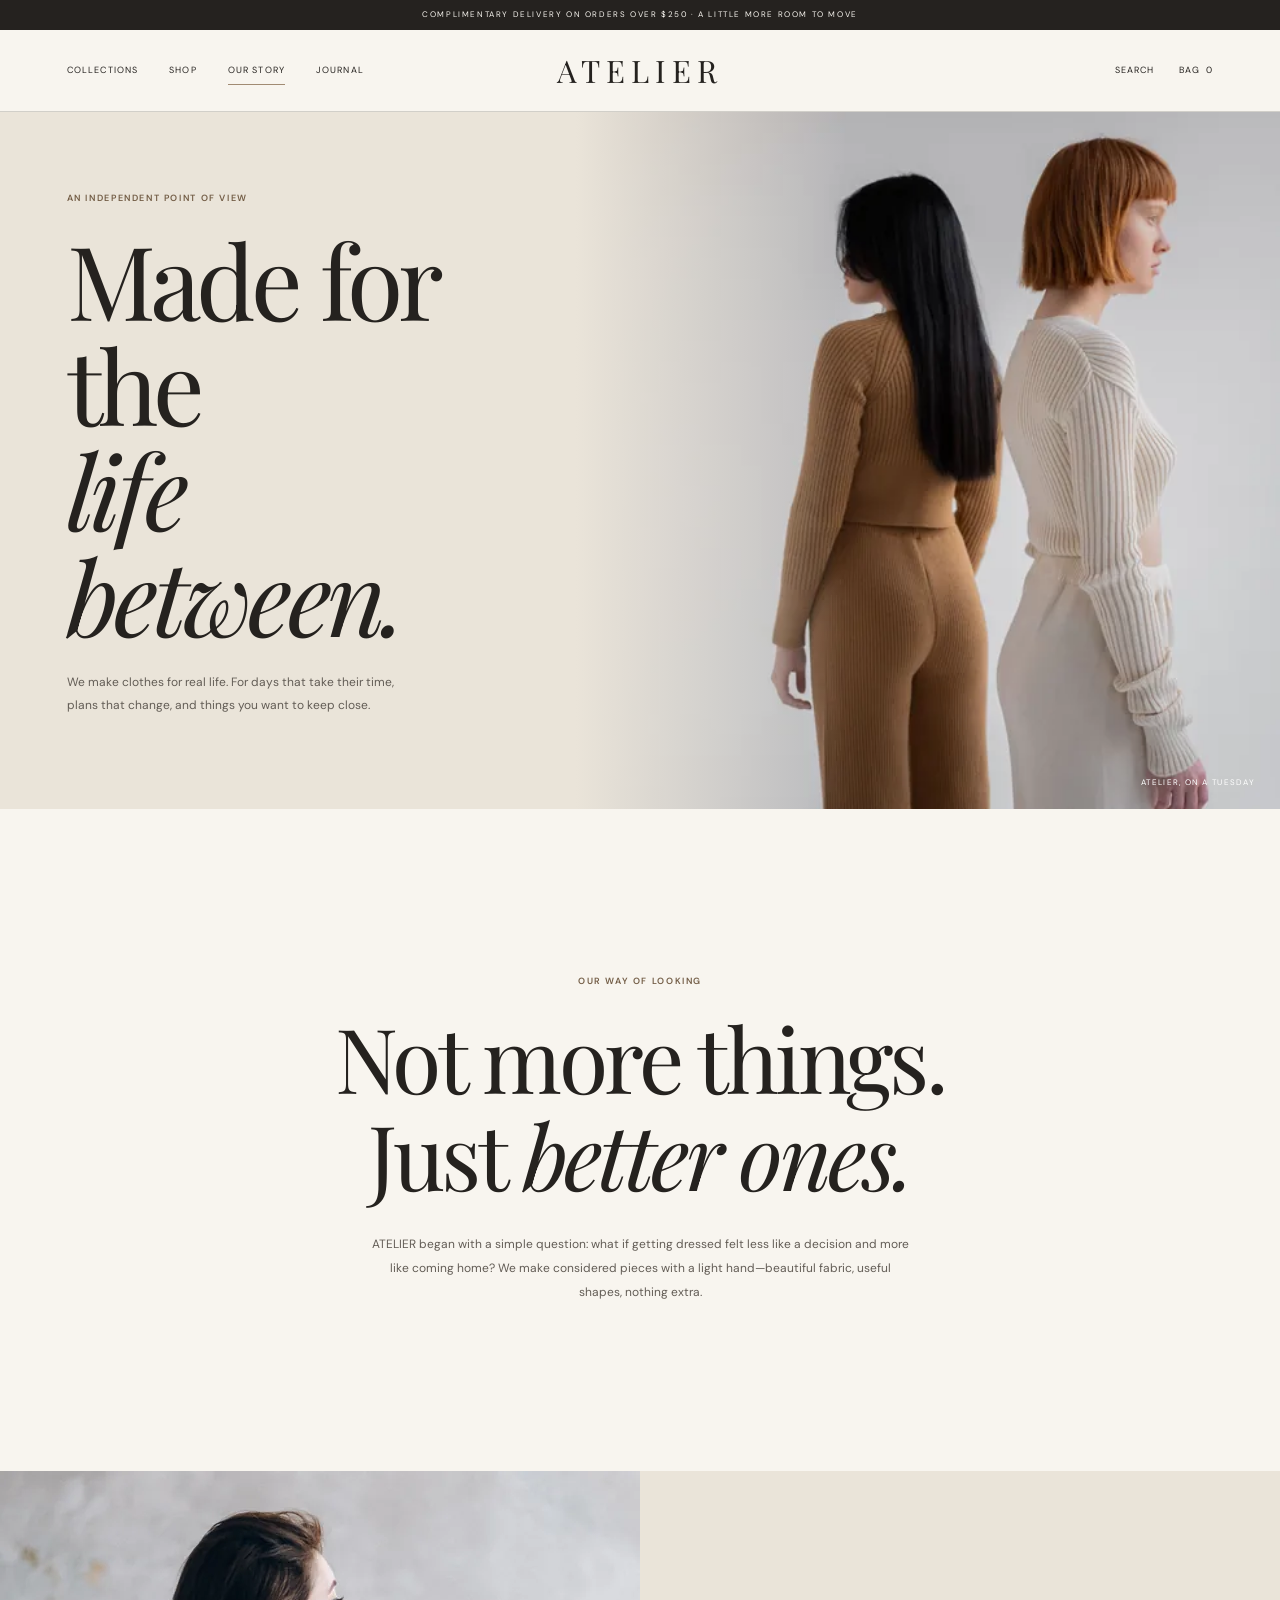
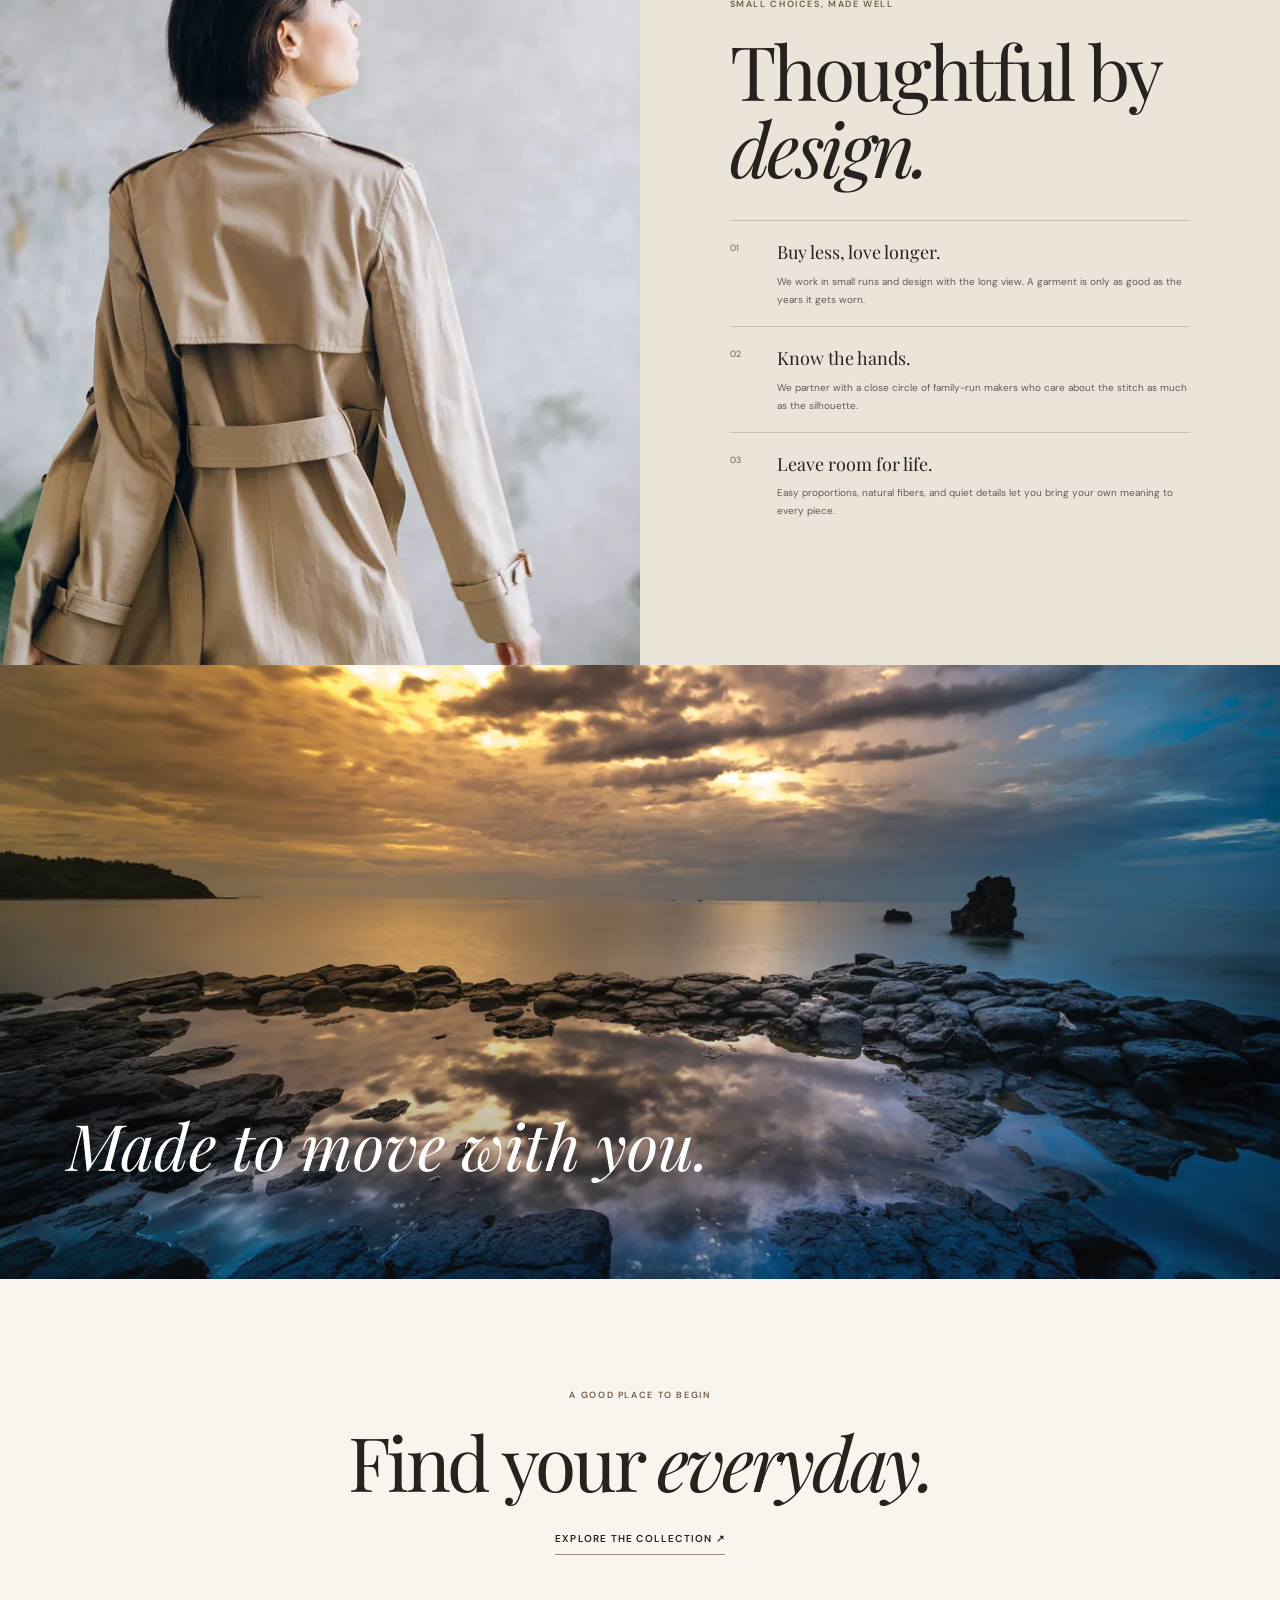
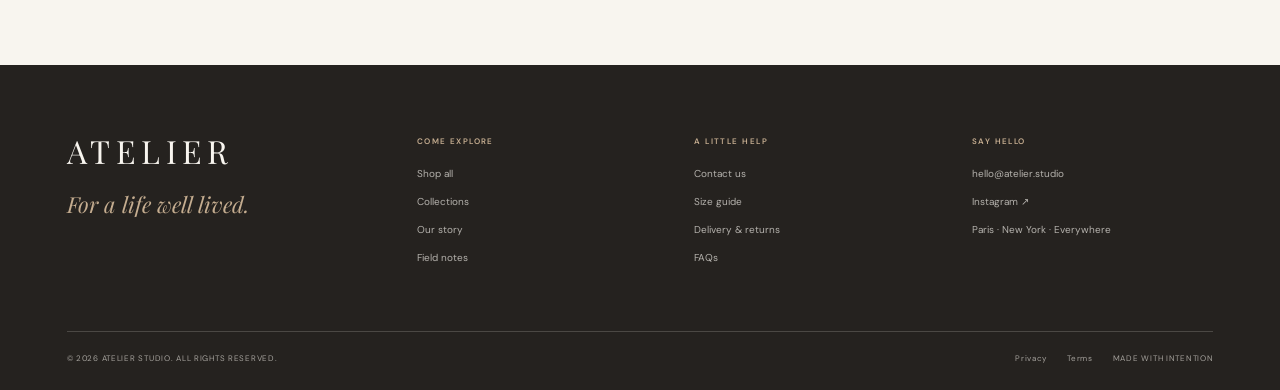
<file: template/about.html>
<!doctype html><html lang="en"><head>
  <meta charset="utf-8">
  <meta name="viewport" content="width=device-width, initial-scale=1">
  <title>Our Story & Philosophy — Wear What Feels Like You | ATELIER</title>
  <meta name="description" content="Learn about ATELIER: independent clothing design, small-batch production, and intentional craftsmanship.">
  <meta name="theme-color" content="#EAE4D9">
  <link rel="canonical" href="https://atelier-template.vercel.app/about.html">

  <!-- Favicons and Webmanifest -->
  <link rel="icon" type="image/svg+xml" href="favicon/favicon.svg">
  <link rel="alternate icon" href="favicon/favicon.ico">
  <link rel="apple-touch-icon" sizes="180x180" href="favicon/apple-touch-icon.png">
  <link rel="manifest" href="favicon/site.webmanifest">

  <!-- Open Graph / Social Media -->
  <meta property="og:type" content="website">
  <meta property="og:site_name" content="ATELIER">
  <meta property="og:title" content="Our Story & Philosophy — Wear What Feels Like You | ATELIER">
  <meta property="og:description" content="Learn about ATELIER: independent clothing design, small-batch production, and intentional craftsmanship.">
  <meta property="og:image" content="assets/images/collection-studio.webp">
  <meta property="og:url" content="https://atelier-template.vercel.app/about.html">

  <!-- Twitter Card -->
  <meta name="twitter:card" content="summary_large_image">
  <meta name="twitter:title" content="Our Story & Philosophy — Wear What Feels Like You | ATELIER">
  <meta name="twitter:description" content="Learn about ATELIER: independent clothing design, small-batch production, and intentional craftsmanship.">
  <meta name="twitter:image" content="assets/images/collection-studio.webp">

  <!-- Preload Offline Fonts -->
  <link rel="preload" href="assets/fonts/dm-sans-latin-variable.woff2" as="font" type="font/woff2" crossorigin>
  <link rel="preload" href="assets/fonts/playfair-display-latin-variable.woff2" as="font" type="font/woff2" crossorigin>
  <link rel="preload" href="assets/fonts/playfair-display-latin-italic.woff2" as="font" type="font/woff2" crossorigin>

  <!-- Stylesheets -->
  <link rel="stylesheet" href="css/style.css">
  <link rel="stylesheet" href="css/components.css">
  <link rel="stylesheet" href="css/responsive.css">
</head><body data-page="about"><div id="site-header"></div><main id="main-content">
<section class="about-hero"><div class="about-hero-copy"><p class="eyebrow">An independent point of view</p><h1>Made for the<br><em>life between.</em></h1><p>We make clothes for real life. For days that take their time, plans that change, and things you want to keep close.</p></div><div class="about-hero-image"><img src="assets/images/hero-editorial.webp" alt="Two models in neutral knitwear standing back to back in a light studio" fetchpriority="high" width="1264" height="848" decoding="async" srcset="assets/images/hero-editorial-480w.webp 480w, assets/images/hero-editorial-800w.webp 800w, assets/images/hero-editorial.webp 1264w" sizes="(max-width: 720px) 100vw, 55vw"><span>ATELIER, ON A TUESDAY</span></div></section>
<section class="about-statement"><p class="eyebrow">Our way of looking</p><p class="statement-large">Not more things.<br>Just <em>better ones.</em></p><p>ATELIER began with a simple question: what if getting dressed felt less like a decision and more like coming home? We make considered pieces with a light hand—beautiful fabric, useful shapes, nothing extra.</p></section>
<section class="about-values"><div class="values-image"><img src="assets/images/collection-studio.webp" alt="A woman in a sand-colored trench coat seen from behind" loading="lazy" width="928" height="1152" decoding="async" srcset="assets/images/collection-studio-320w.webp 320w, assets/images/collection-studio-640w.webp 640w, assets/images/collection-studio.webp 928w" sizes="(max-width: 720px) 100vw, 50vw"></div><div class="values-copy"><p class="eyebrow">Small choices, made well</p><h2>Thoughtful by<br><em>design.</em></h2><div class="value-item"><span>01</span><div><h3>Buy less, love longer.</h3><p>We work in small runs and design with the long view. A garment is only as good as the years it gets worn.</p></div></div><div class="value-item"><span>02</span><div><h3>Know the hands.</h3><p>We partner with a close circle of family-run makers who care about the stitch as much as the silhouette.</p></div></div><div class="value-item"><span>03</span><div><h3>Leave room for life.</h3><p>Easy proportions, natural fibers, and quiet details let you bring your own meaning to every piece.</p></div></div></div></section>
<section class="about-image-break"><img src="assets/images/lifestyle-coast.webp" alt="A rocky shoreline and calm water beneath dramatic sunset clouds" loading="lazy" width="1264" height="848" decoding="async" srcset="assets/images/lifestyle-coast-480w.webp 480w, assets/images/lifestyle-coast-800w.webp 800w, assets/images/lifestyle-coast.webp 1264w" sizes="100vw"><p>Made to move with you.</p></section><section class="about-cta"><p class="eyebrow">A good place to begin</p><h2>Find your <em>everyday.</em></h2><a class="text-link" href="shop.html">Explore the collection ↗</a></section>
</main><div id="site-footer"></div><script src="js/data/site-config.js"></script>
  <script src="js/main.js" defer></script></body></html>
</file>
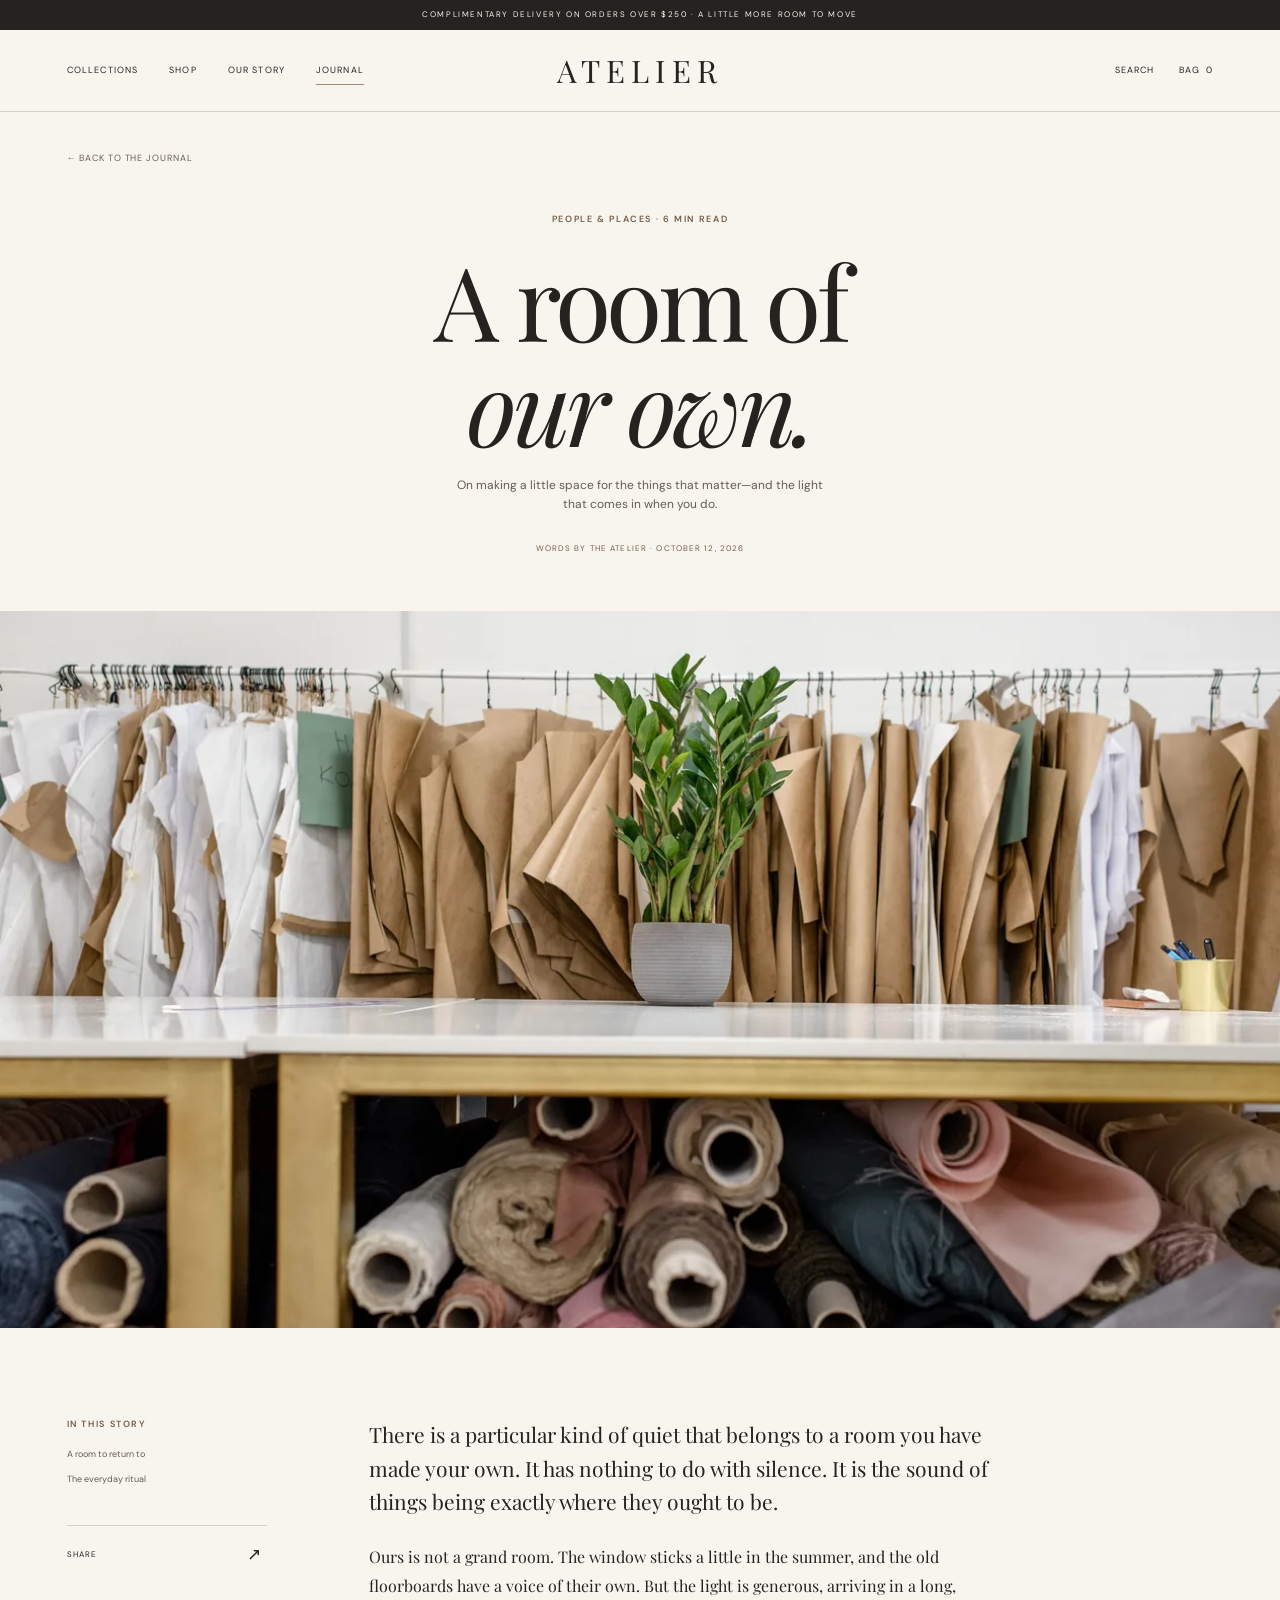
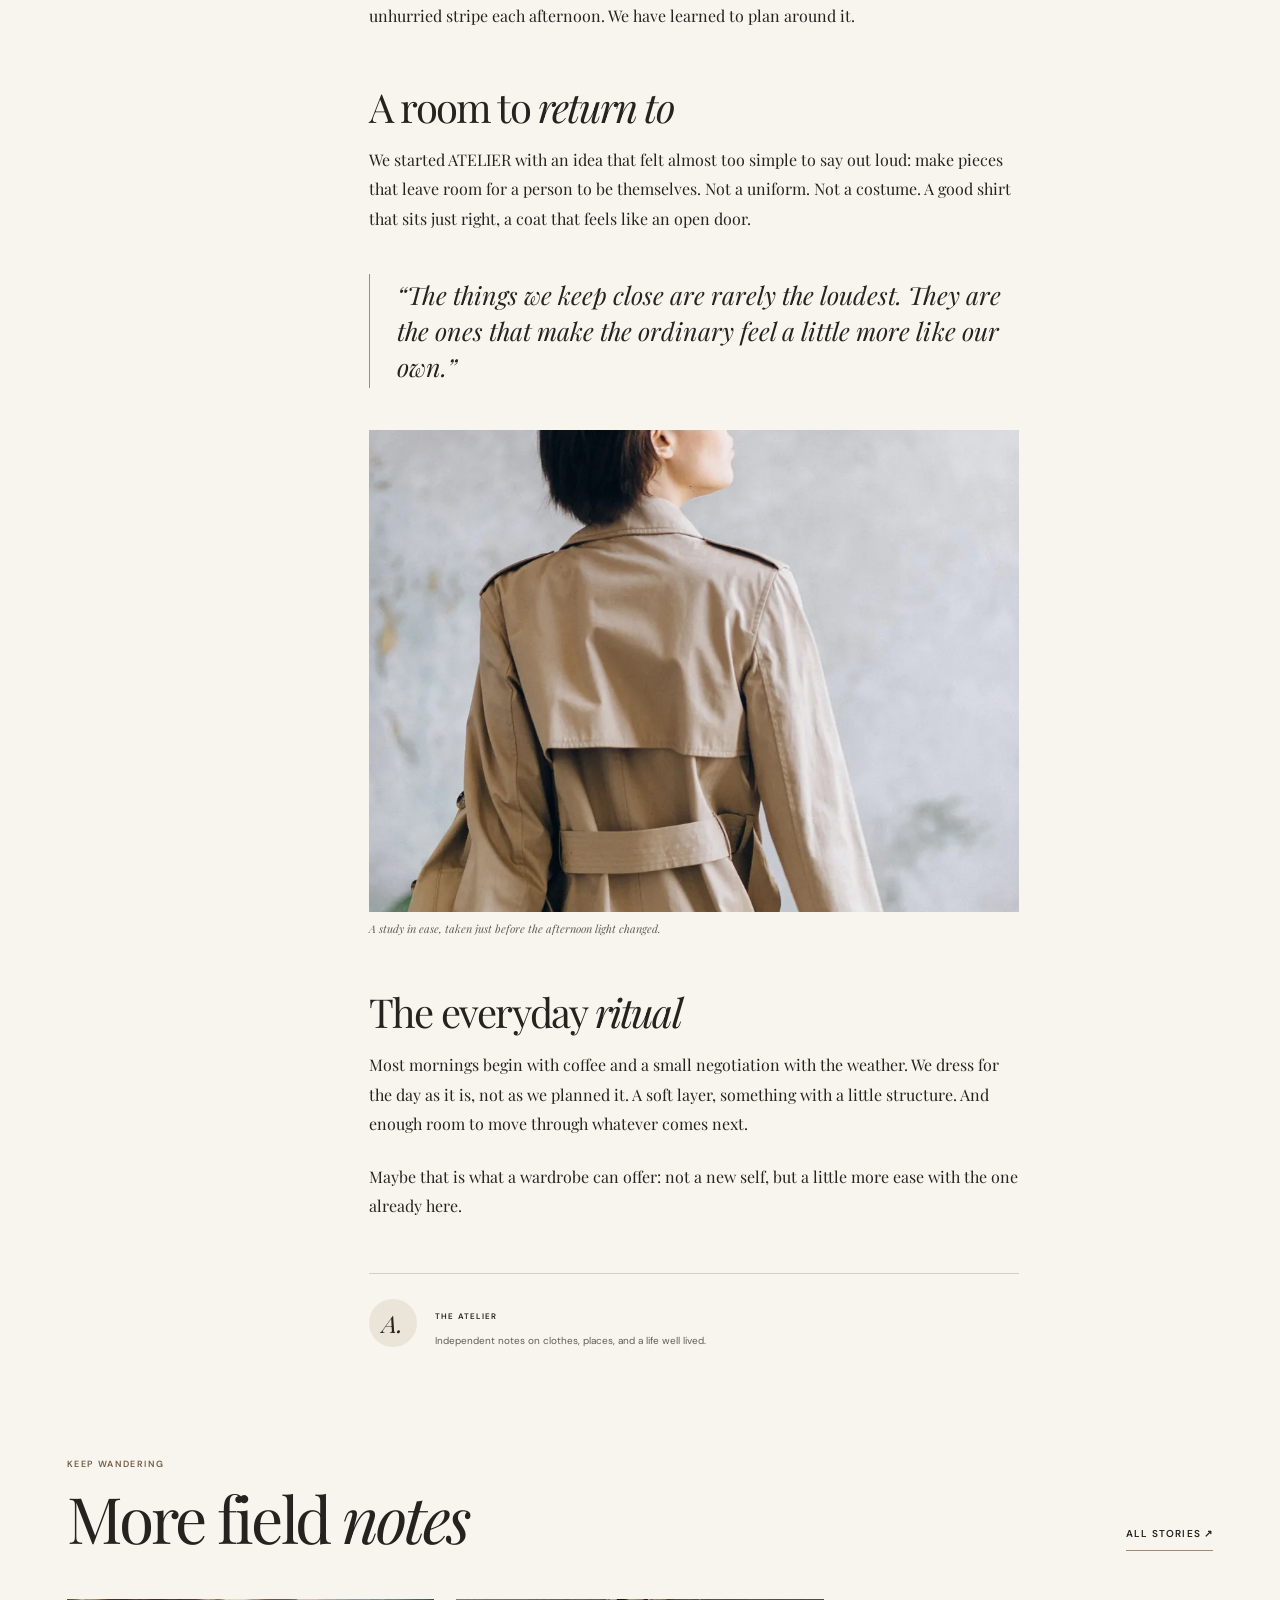
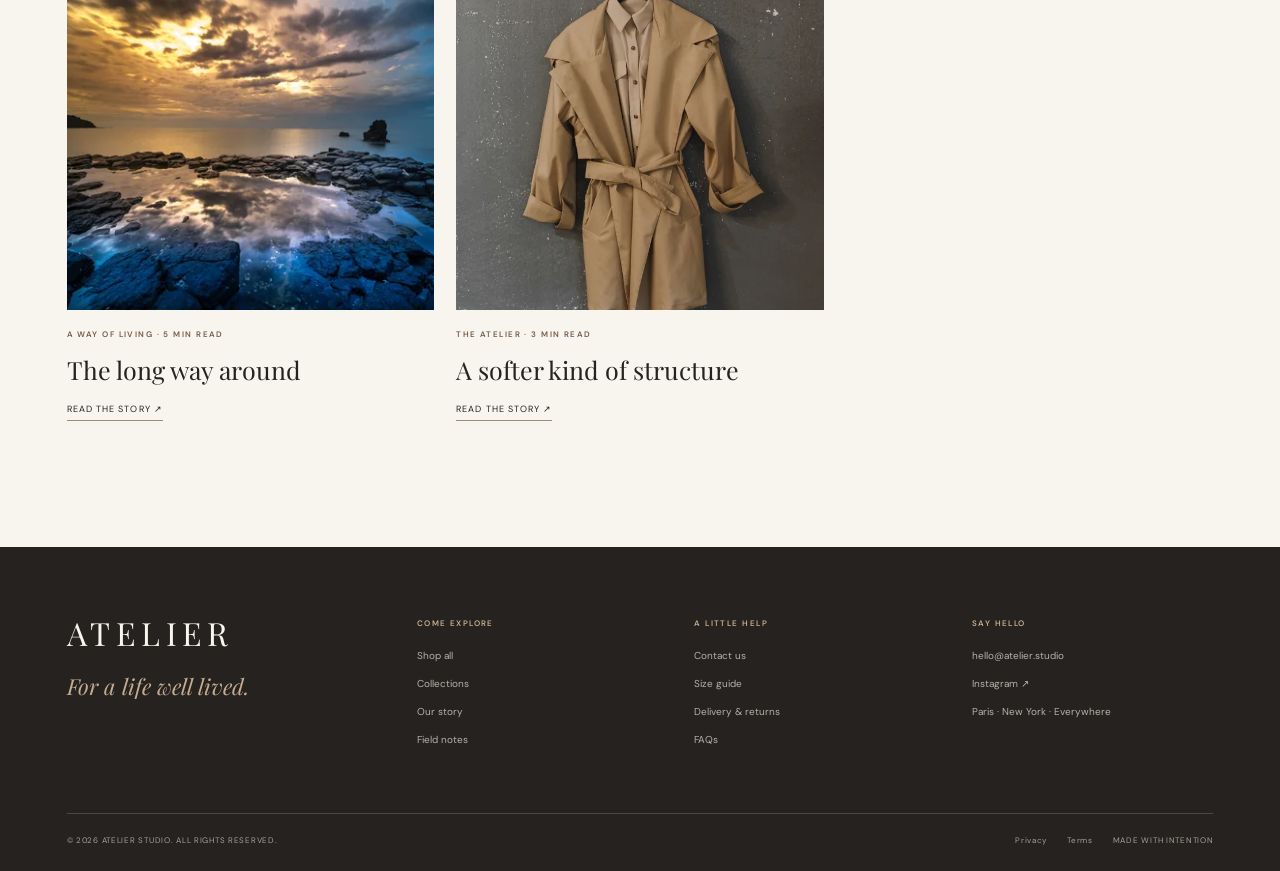
<file: template/article.html>
<!doctype html><html lang="en"><head>
  <meta charset="utf-8">
  <meta name="viewport" content="width=device-width, initial-scale=1">
  <title>A Room of Our Own — Field Notes | ATELIER</title>
  <meta name="description" content="A room of our own: a reflection on making space for creative work, intentional craft, and quiet focus.">
  <meta name="theme-color" content="#EAE4D9">
  <link rel="canonical" href="https://atelier-template.vercel.app/article.html">

  <!-- Favicons and Webmanifest -->
  <link rel="icon" type="image/svg+xml" href="favicon/favicon.svg">
  <link rel="alternate icon" href="favicon/favicon.ico">
  <link rel="apple-touch-icon" sizes="180x180" href="favicon/apple-touch-icon.png">
  <link rel="manifest" href="favicon/site.webmanifest">

  <!-- Open Graph / Social Media -->
  <meta property="og:type" content="article">
  <meta property="og:site_name" content="ATELIER">
  <meta property="og:title" content="A Room of Our Own — Field Notes | ATELIER">
  <meta property="og:description" content="A room of our own: a reflection on making space for creative work, intentional craft, and quiet focus.">
  <meta property="og:image" content="assets/images/journal-atelier.webp">
  <meta property="og:url" content="https://atelier-template.vercel.app/article.html">

  <!-- Twitter Card -->
  <meta name="twitter:card" content="summary_large_image">
  <meta name="twitter:title" content="A Room of Our Own — Field Notes | ATELIER">
  <meta name="twitter:description" content="A room of our own: a reflection on making space for creative work, intentional craft, and quiet focus.">
  <meta name="twitter:image" content="assets/images/journal-atelier.webp">

  <!-- Preload Offline Fonts -->
  <link rel="preload" href="assets/fonts/dm-sans-latin-variable.woff2" as="font" type="font/woff2" crossorigin>
  <link rel="preload" href="assets/fonts/playfair-display-latin-variable.woff2" as="font" type="font/woff2" crossorigin>
  <link rel="preload" href="assets/fonts/playfair-display-latin-italic.woff2" as="font" type="font/woff2" crossorigin>

  <!-- Stylesheets -->
  <link rel="stylesheet" href="css/style.css">
  <link rel="stylesheet" href="css/components.css">
  <link rel="stylesheet" href="css/responsive.css">
</head><body data-page="article"><div id="site-header"></div><main id="main-content">
<div class="article-top"><a href="journal.html" class="back-link">← Back to the journal</a><div class="article-title"><p class="eyebrow">PEOPLE & PLACES · 6 MIN READ</p><h1>A room of<br><em>our own.</em></h1><p>On making a little space for the things that matter—and the light that comes in when you do.</p><span>WORDS BY THE ATELIER · OCTOBER 12, 2026</span></div></div>
<div class="article-hero-image"><img src="assets/images/journal-atelier.webp" alt="Garment patterns and fabric rolls arranged across an atelier worktable" fetchpriority="high" width="1264" height="848" decoding="async" srcset="assets/images/journal-atelier-480w.webp 480w, assets/images/journal-atelier-800w.webp 800w, assets/images/journal-atelier.webp 1264w" sizes="100vw"></div>
<article class="article-content"><aside class="article-aside"><p class="eyebrow">IN THIS STORY</p><a href="#room">A room to return to</a><a href="#ritual">The everyday ritual</a><div class="article-share"><span>SHARE</span><button data-share aria-label="Share this story">↗</button></div></aside><div class="article-body"><p class="article-lede">There is a particular kind of quiet that belongs to a room you have made your own. It has nothing to do with silence. It is the sound of things being exactly where they ought to be.</p><p>Ours is not a grand room. The window sticks a little in the summer, and the old floorboards have a voice of their own. But the light is generous, arriving in a long, unhurried stripe each afternoon. We have learned to plan around it.</p><h2 id="room">A room to <em>return to</em></h2><p>We started ATELIER with an idea that felt almost too simple to say out loud: make pieces that leave room for a person to be themselves. Not a uniform. Not a costume. A good shirt that sits just right, a coat that feels like an open door.</p><blockquote>“The things we keep close are rarely the loudest. They are the ones that make the ordinary feel a little more like our own.”</blockquote><figure class="article-inline-image"><img src="assets/images/collection-studio.webp" alt="A woman in a sand-colored trench coat seen from behind" loading="lazy" width="928" height="1152" decoding="async" srcset="assets/images/collection-studio-320w.webp 320w, assets/images/collection-studio-640w.webp 640w, assets/images/collection-studio.webp 928w" sizes="(max-width: 720px) 100vw, 650px"><figcaption>A study in ease, taken just before the afternoon light changed.</figcaption></figure><h2 id="ritual">The everyday <em>ritual</em></h2><p>Most mornings begin with coffee and a small negotiation with the weather. We dress for the day as it is, not as we planned it. A soft layer, something with a little structure. And enough room to move through whatever comes next.</p><p>Maybe that is what a wardrobe can offer: not a new self, but a little more ease with the one already here.</p><div class="article-author"><div class="author-mark">A.</div><div><span>THE ATELIER</span><p>Independent notes on clothes, places, and a life well lived.</p></div></div></div></article>
<section class="section more-stories"><div class="section-heading"><div><p class="eyebrow">Keep wandering</p><h2>More field <em>notes</em></h2></div><a class="text-link" href="journal.html">All stories ↗</a></div><div class="journal-grid"><article class="journal-card"><a href="article.html" class="journal-image"><img src="assets/images/lifestyle-coast.webp" alt="A rocky shoreline and calm water beneath dramatic sunset clouds" loading="lazy" width="1264" height="848" decoding="async" srcset="assets/images/lifestyle-coast-480w.webp 480w, assets/images/lifestyle-coast-800w.webp 800w, assets/images/lifestyle-coast.webp 1264w" sizes="(max-width: 720px) 48vw, 31vw"></a><p class="eyebrow">A WAY OF LIVING · 5 MIN READ</p><h3><a href="article.html">The long way around</a></h3><a class="read-link" href="article.html">Read the story ↗</a></article><article class="journal-card"><a href="article.html" class="journal-image"><img src="assets/images/product-coat.webp" alt="A sand-colored trench coat displayed on a hanger" loading="lazy" width="928" height="1152" decoding="async" srcset="assets/images/product-coat-320w.webp 320w, assets/images/product-coat-640w.webp 640w, assets/images/product-coat.webp 928w" sizes="(max-width: 720px) 48vw, 31vw"></a><p class="eyebrow">THE ATELIER · 3 MIN READ</p><h3><a href="article.html">A softer kind of structure</a></h3><a class="read-link" href="article.html">Read the story ↗</a></article></div></section>
</main><div id="site-footer"></div><script src="js/data/site-config.js"></script>
  <script src="js/main.js" defer></script></body></html>
</file>
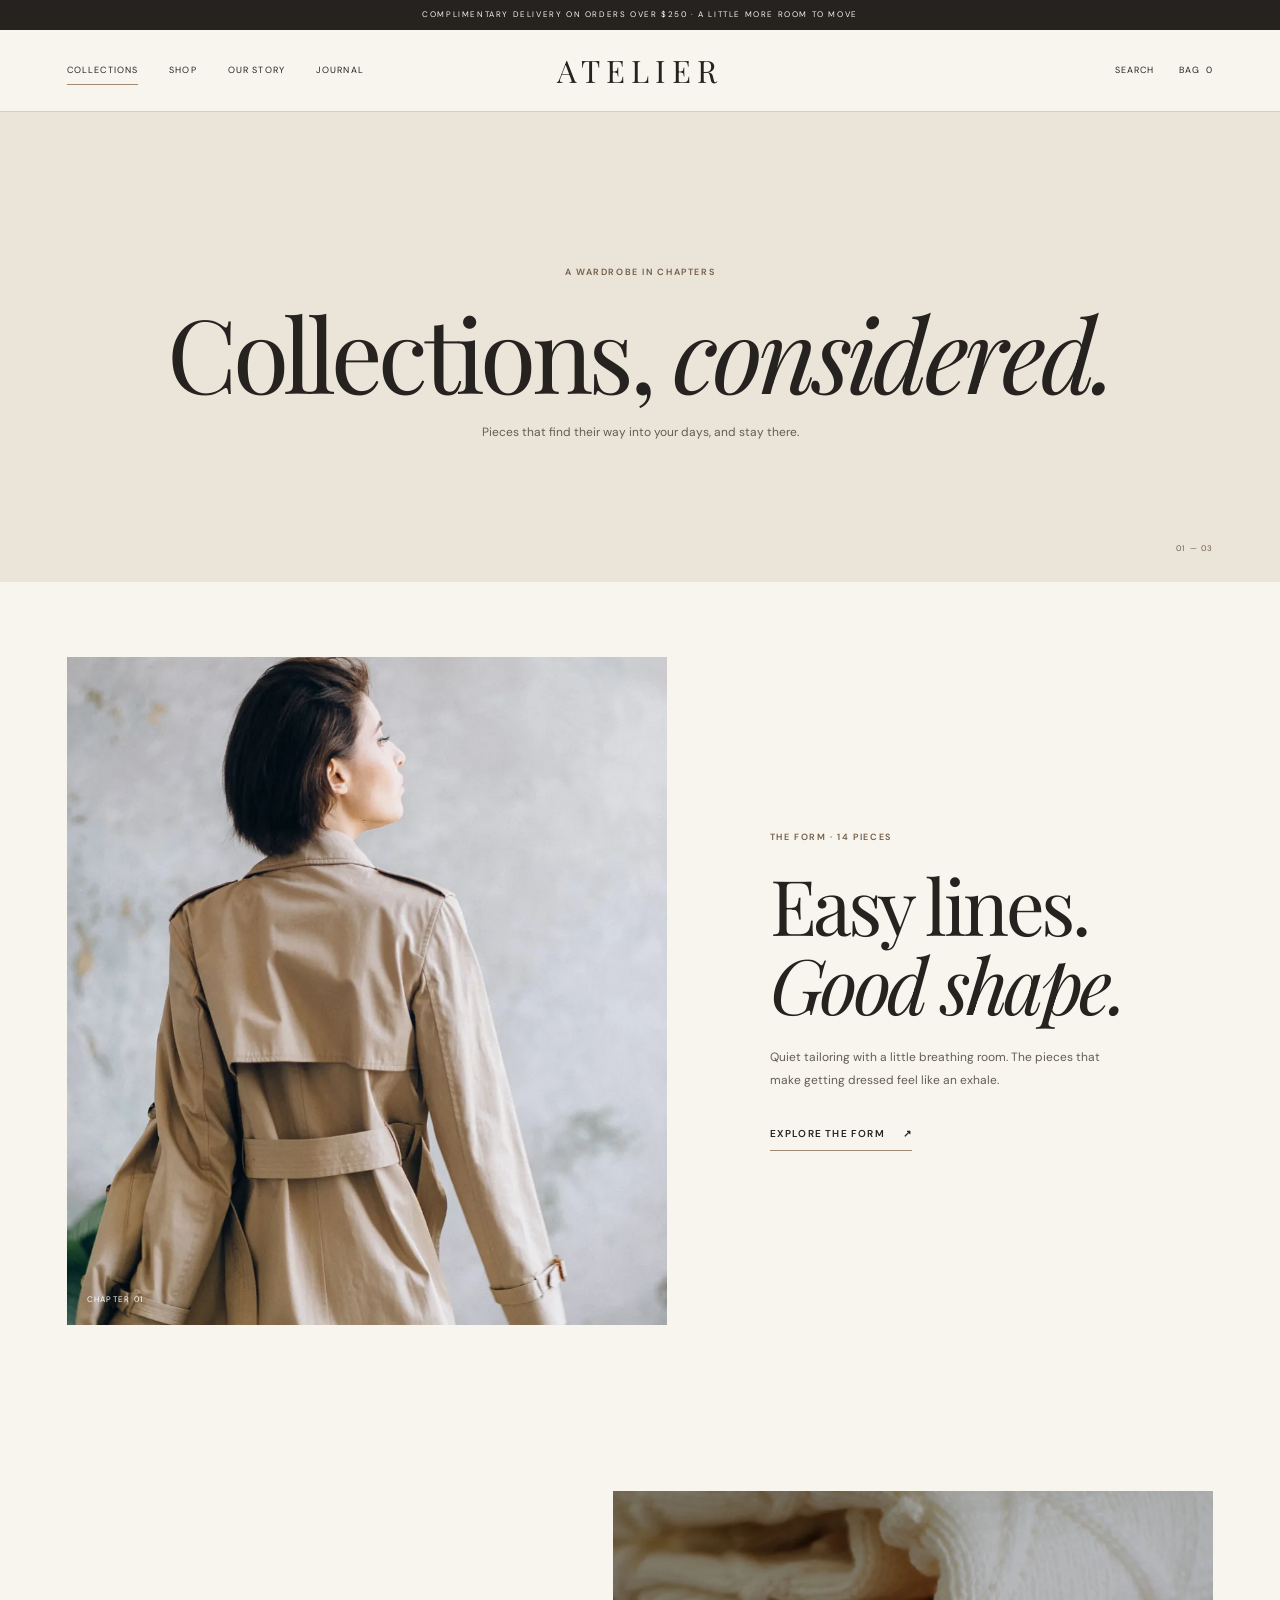
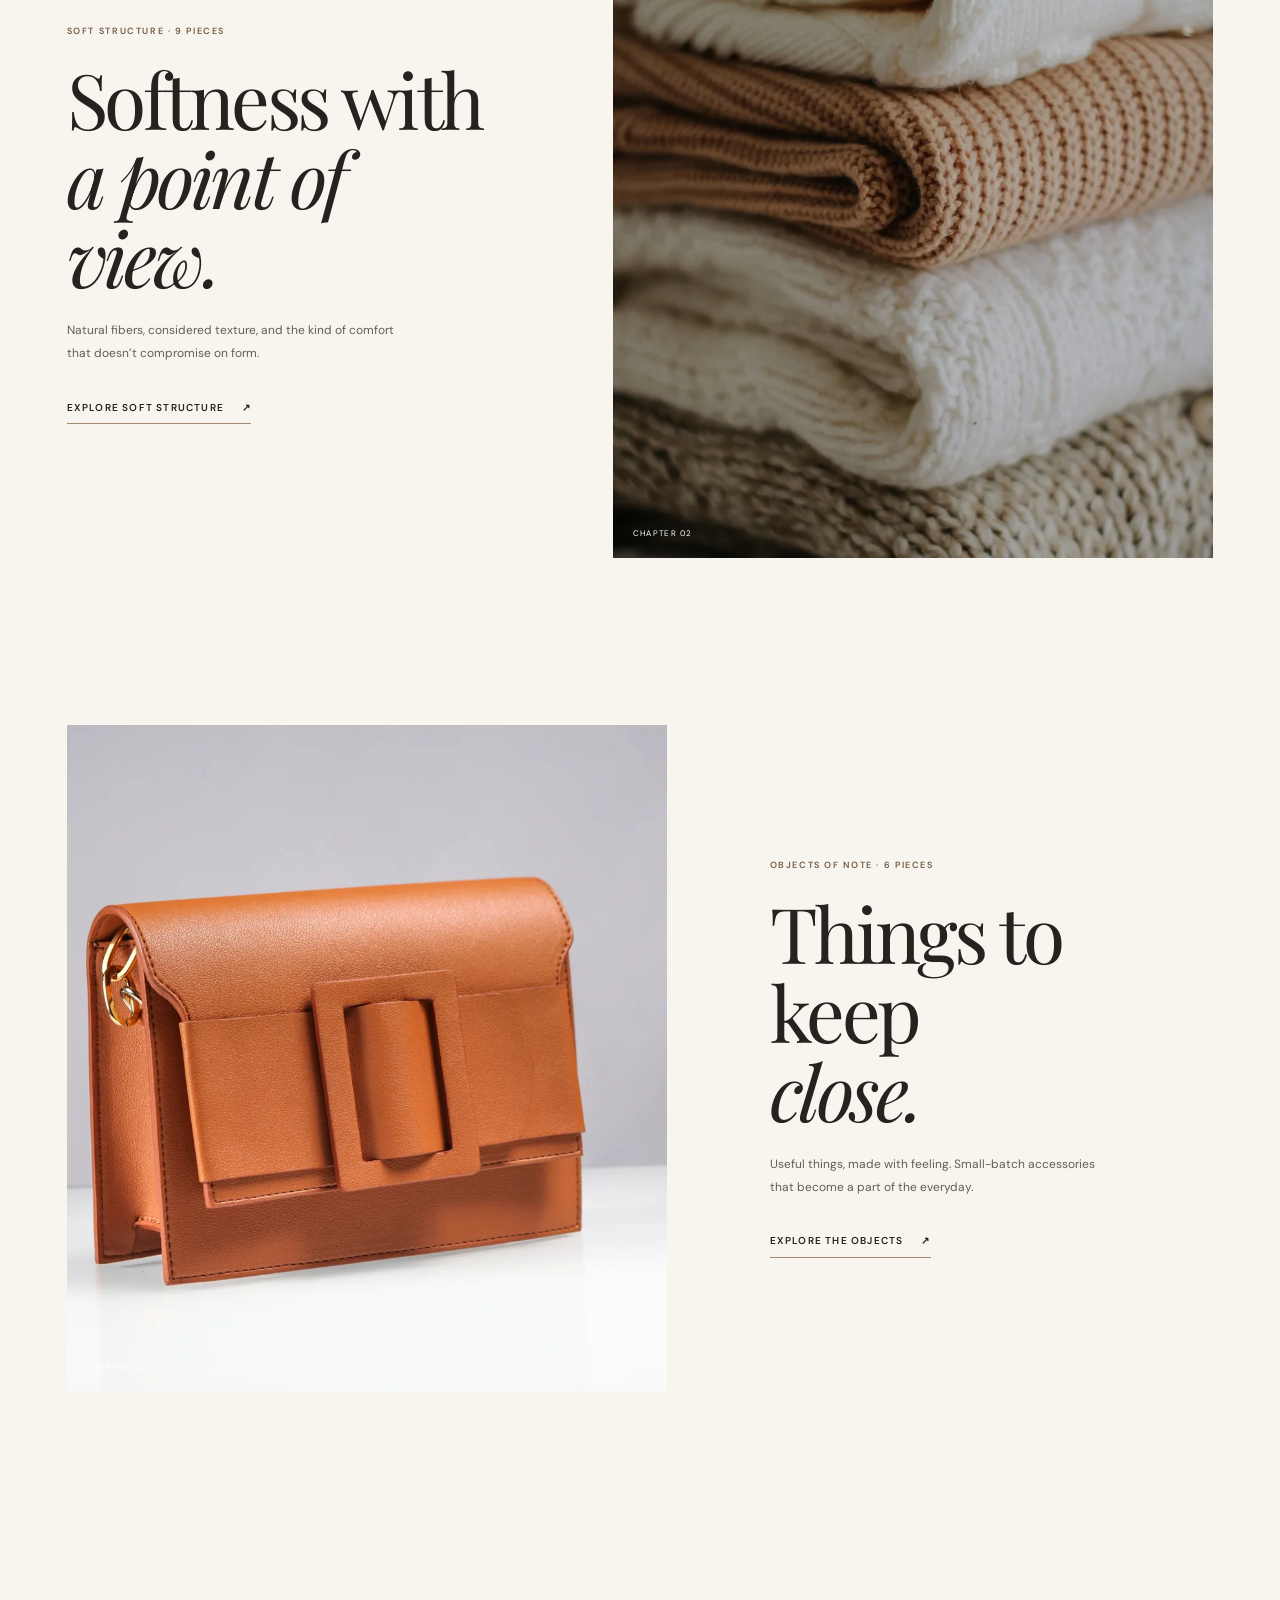
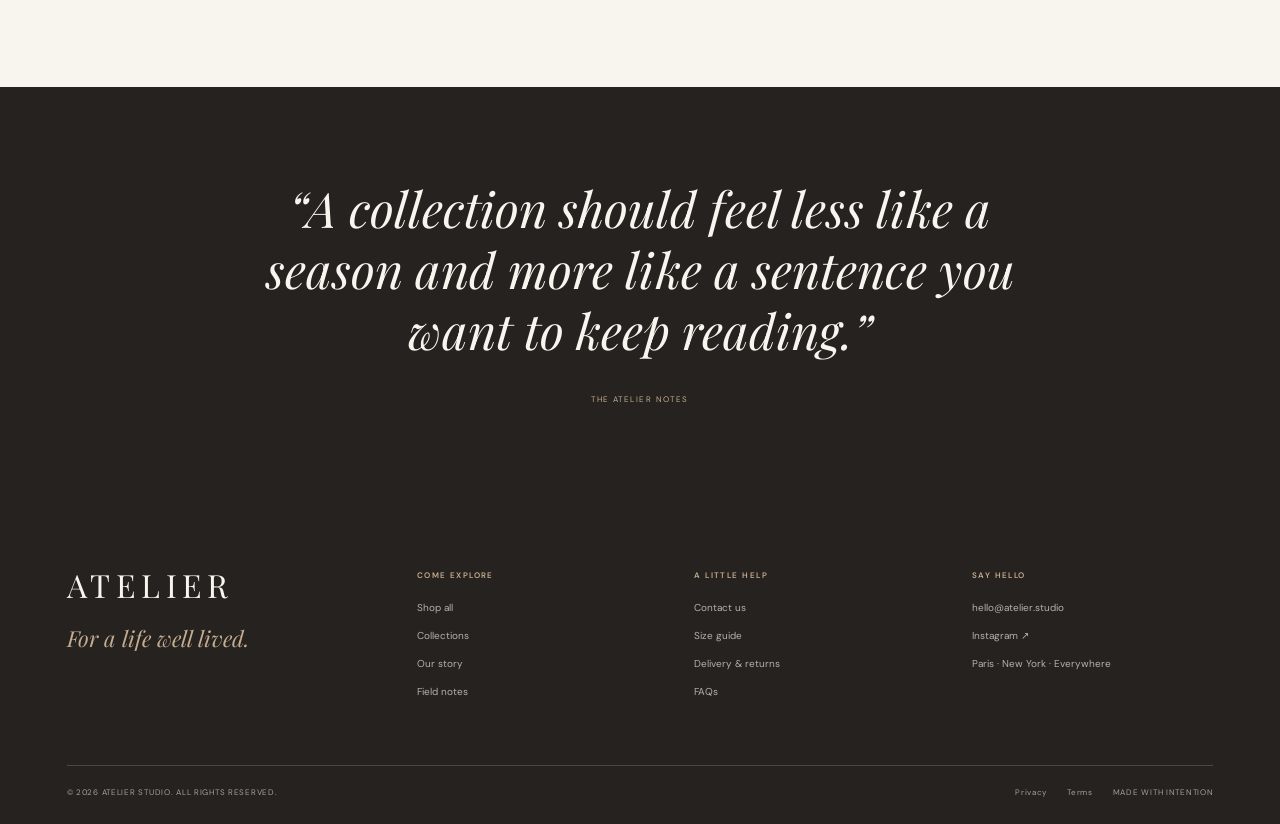
<file: template/collections.html>
<!doctype html><html lang="en"><head>
  <meta charset="utf-8">
  <meta name="viewport" content="width=device-width, initial-scale=1">
  <title>Collections — Editorial Chapters | ATELIER</title>
  <meta name="description" content="Explore the ATELIER collection chapters: The Form, Soft Structure, and Objects of Note.">
  <meta name="theme-color" content="#EAE4D9">
  <link rel="canonical" href="https://atelier-template.vercel.app/collections.html">

  <!-- Favicons and Webmanifest -->
  <link rel="icon" type="image/svg+xml" href="favicon/favicon.svg">
  <link rel="alternate icon" href="favicon/favicon.ico">
  <link rel="apple-touch-icon" sizes="180x180" href="favicon/apple-touch-icon.png">
  <link rel="manifest" href="favicon/site.webmanifest">

  <!-- Open Graph / Social Media -->
  <meta property="og:type" content="website">
  <meta property="og:site_name" content="ATELIER">
  <meta property="og:title" content="Collections — Editorial Chapters | ATELIER">
  <meta property="og:description" content="Explore the ATELIER collection chapters: The Form, Soft Structure, and Objects of Note.">
  <meta property="og:image" content="assets/images/collection-studio.webp">
  <meta property="og:url" content="https://atelier-template.vercel.app/collections.html">

  <!-- Twitter Card -->
  <meta name="twitter:card" content="summary_large_image">
  <meta name="twitter:title" content="Collections — Editorial Chapters | ATELIER">
  <meta name="twitter:description" content="Explore the ATELIER collection chapters: The Form, Soft Structure, and Objects of Note.">
  <meta name="twitter:image" content="assets/images/collection-studio.webp">

  <!-- Preload Offline Fonts -->
  <link rel="preload" href="assets/fonts/dm-sans-latin-variable.woff2" as="font" type="font/woff2" crossorigin>
  <link rel="preload" href="assets/fonts/playfair-display-latin-variable.woff2" as="font" type="font/woff2" crossorigin>
  <link rel="preload" href="assets/fonts/playfair-display-latin-italic.woff2" as="font" type="font/woff2" crossorigin>

  <!-- Stylesheets -->
  <link rel="stylesheet" href="css/style.css">
  <link rel="stylesheet" href="css/components.css">
  <link rel="stylesheet" href="css/responsive.css">
</head><body data-page="collections"><div id="site-header"></div><main id="main-content">
<section class="inner-hero collections-hero"><p class="eyebrow">A wardrobe in chapters</p><h1>Collections, <em>considered.</em></h1><p>Pieces that find their way into your days, and stay there.</p><span class="inner-hero-number">01 — 03</span></section>
<section class="section collections-list"><article class="collection-feature" id="the-form"><div class="collection-feature-image"><img src="assets/images/collection-studio.webp" alt="A woman in a sand-colored trench coat seen from behind" fetchpriority="high" width="928" height="1152" decoding="async" srcset="assets/images/collection-studio-320w.webp 320w, assets/images/collection-studio-640w.webp 640w, assets/images/collection-studio.webp 928w" sizes="(max-width: 720px) 100vw, 60vw"><span>CHAPTER 01</span></div><div class="collection-feature-copy"><p class="eyebrow">The Form · 14 pieces</p><h2>Easy lines.<br><em>Good shape.</em></h2><p>Quiet tailoring with a little breathing room. The pieces that make getting dressed feel like an exhale.</p><a class="text-link" href="shop.html">Explore The Form <span>↗</span></a></div></article>
<article class="collection-feature reverse" id="soft-structure"><div class="collection-feature-image"><img src="assets/images/product-knit.webp" alt="Folded knitwear in cream and warm brown tones" loading="lazy" width="928" height="1152" decoding="async" srcset="assets/images/product-knit-320w.webp 320w, assets/images/product-knit-640w.webp 640w, assets/images/product-knit.webp 928w" sizes="(max-width: 720px) 100vw, 60vw"><span>CHAPTER 02</span></div><div class="collection-feature-copy"><p class="eyebrow">Soft Structure · 9 pieces</p><h2>Softness with<br><em>a point of view.</em></h2><p>Natural fibers, considered texture, and the kind of comfort that doesn’t compromise on form.</p><a class="text-link" href="shop.html">Explore Soft Structure <span>↗</span></a></div></article>
<article class="collection-feature" id="objects"><div class="collection-feature-image"><img src="assets/images/product-bag.webp" alt="A cognac leather handbag on a pale surface" loading="lazy" width="928" height="1152" decoding="async" srcset="assets/images/product-bag-320w.webp 320w, assets/images/product-bag-640w.webp 640w, assets/images/product-bag.webp 928w" sizes="(max-width: 720px) 100vw, 60vw"><span>CHAPTER 03</span></div><div class="collection-feature-copy"><p class="eyebrow">Objects of Note · 6 pieces</p><h2>Things to keep<br><em>close.</em></h2><p>Useful things, made with feeling. Small-batch accessories that become a part of the everyday.</p><a class="text-link" href="shop.html">Explore the objects <span>↗</span></a></div></article></section>
<section class="collection-quote"><p>“A collection should feel less like a season and more like a sentence you want to keep reading.”</p><span>THE ATELIER NOTES</span></section>
</main><div id="site-footer"></div><script src="js/data/site-config.js"></script>
  <script src="js/main.js" defer></script></body></html>
</file>
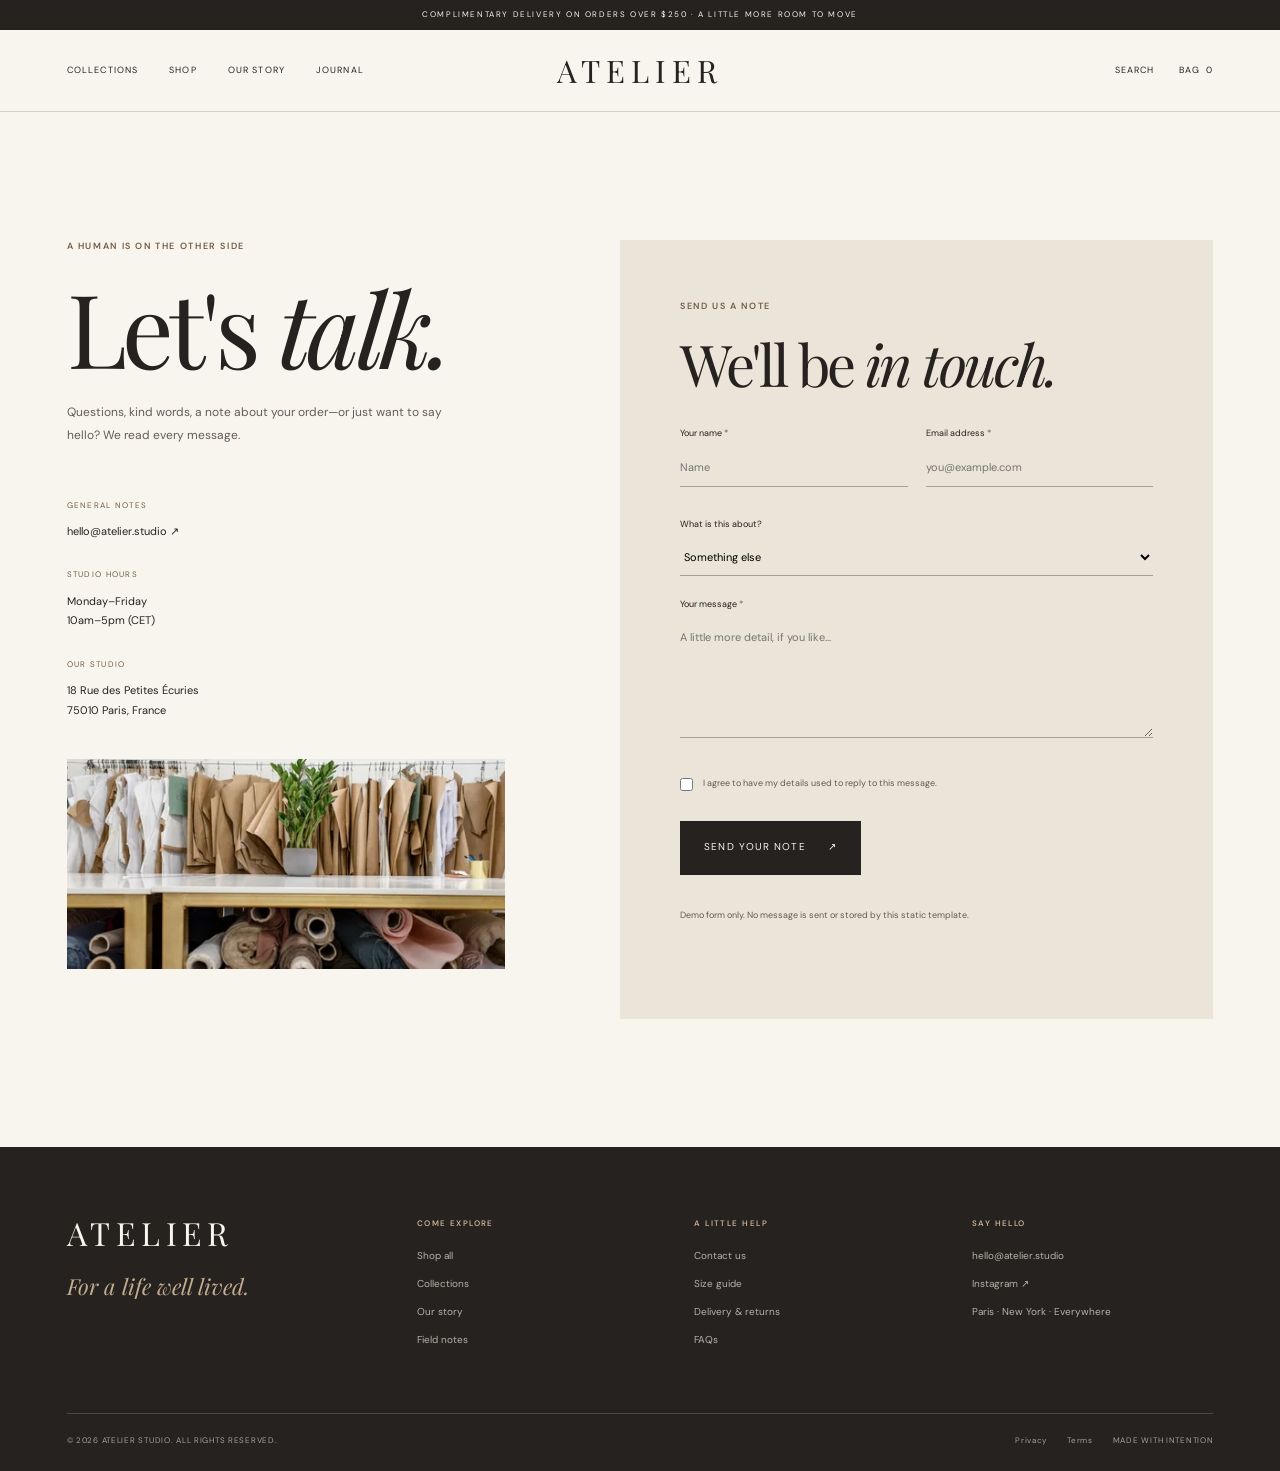
<file: template/contact.html>
<!doctype html><html lang="en"><head>
  <meta charset="utf-8">
  <meta name="viewport" content="width=device-width, initial-scale=1">
  <title>Contact & Client Care — Studio Inquiries | ATELIER</title>
  <meta name="description" content="Get in touch with the ATELIER team for sizing guidance, orders, press inquiries, and studio appointments.">
  <meta name="theme-color" content="#EAE4D9">
  <link rel="canonical" href="https://atelier-template.vercel.app/contact.html">

  <!-- Favicons and Webmanifest -->
  <link rel="icon" type="image/svg+xml" href="favicon/favicon.svg">
  <link rel="alternate icon" href="favicon/favicon.ico">
  <link rel="apple-touch-icon" sizes="180x180" href="favicon/apple-touch-icon.png">
  <link rel="manifest" href="favicon/site.webmanifest">

  <!-- Open Graph / Social Media -->
  <meta property="og:type" content="website">
  <meta property="og:site_name" content="ATELIER">
  <meta property="og:title" content="Contact & Client Care — Studio Inquiries | ATELIER">
  <meta property="og:description" content="Get in touch with the ATELIER team for sizing guidance, orders, press inquiries, and studio appointments.">
  <meta property="og:image" content="assets/images/lifestyle-coast.webp">
  <meta property="og:url" content="https://atelier-template.vercel.app/contact.html">

  <!-- Twitter Card -->
  <meta name="twitter:card" content="summary_large_image">
  <meta name="twitter:title" content="Contact & Client Care — Studio Inquiries | ATELIER">
  <meta name="twitter:description" content="Get in touch with the ATELIER team for sizing guidance, orders, press inquiries, and studio appointments.">
  <meta name="twitter:image" content="assets/images/lifestyle-coast.webp">

  <!-- Preload Offline Fonts -->
  <link rel="preload" href="assets/fonts/dm-sans-latin-variable.woff2" as="font" type="font/woff2" crossorigin>
  <link rel="preload" href="assets/fonts/playfair-display-latin-variable.woff2" as="font" type="font/woff2" crossorigin>
  <link rel="preload" href="assets/fonts/playfair-display-latin-italic.woff2" as="font" type="font/woff2" crossorigin>

  <!-- Stylesheets -->
  <link rel="stylesheet" href="css/style.css">
  <link rel="stylesheet" href="css/components.css">
  <link rel="stylesheet" href="css/responsive.css">
</head><body data-page="contact"><div id="site-header"></div><main id="main-content">
<section class="contact-layout"><div class="contact-intro"><p class="eyebrow">A human is on the other side</p><h1>Let's <em>talk.</em></h1><p>Questions, kind words, a note about your order—or just want to say hello? We read every message.</p><div class="contact-details"><div><span>GENERAL NOTES</span><a href="mailto:hello@atelier.studio">hello@atelier.studio ↗</a></div><div><span>STUDIO HOURS</span><p>Monday–Friday<br>10am–5pm (CET)</p></div><div><span>OUR STUDIO</span><p>18 Rue des Petites Écuries<br>75010 Paris, France</p></div></div><div class="contact-photo"><img src="assets/images/journal-atelier.webp" alt="Garment patterns and fabric rolls arranged across an atelier worktable" loading="lazy" width="1264" height="848" decoding="async" srcset="assets/images/journal-atelier-480w.webp 480w, assets/images/journal-atelier-800w.webp 800w, assets/images/journal-atelier.webp 1264w" sizes="(max-width: 720px) 100vw, 35vw"></div></div><div class="contact-form-wrap"><p class="eyebrow">Send us a note</p><h2>We'll be <em>in touch.</em></h2><form class="contact-form" data-contact-form novalidate><div class="form-two"><div class="field"><label for="contact-name">Your name <span>*</span></label><input id="contact-name" name="name" type="text" required autocomplete="name" placeholder="Name"><small class="field-error"></small></div><div class="field"><label for="contact-email">Email address <span>*</span></label><input id="contact-email" name="email" type="email" required autocomplete="email" placeholder="you@example.com"><small class="field-error"></small></div></div><div class="field"><label for="contact-topic">What is this about?</label><select id="contact-topic" name="topic"><option>Something else</option><option>Product question</option><option>Order help</option><option>Press & partnerships</option></select></div><div class="field"><label for="contact-message">Your message <span>*</span></label><textarea id="contact-message" name="message" rows="5" required minlength="10" placeholder="A little more detail, if you like..."></textarea><small class="field-error"></small></div><div><label class="consent-check"><input type="checkbox" required><span>I agree to have my details used to reply to this message.</span></label><small class="consent-error" aria-live="polite"></small></div><button class="button button-dark" type="submit">Send your note <span>↗</span></button><p class="form-note">Demo form only. No message is sent or stored by this static template.</p><p class="contact-status" aria-live="polite"></p></form></div></section>
</main><div id="site-footer"></div><script src="js/data/site-config.js"></script>
  <script src="js/main.js" defer></script></body></html>
</file>
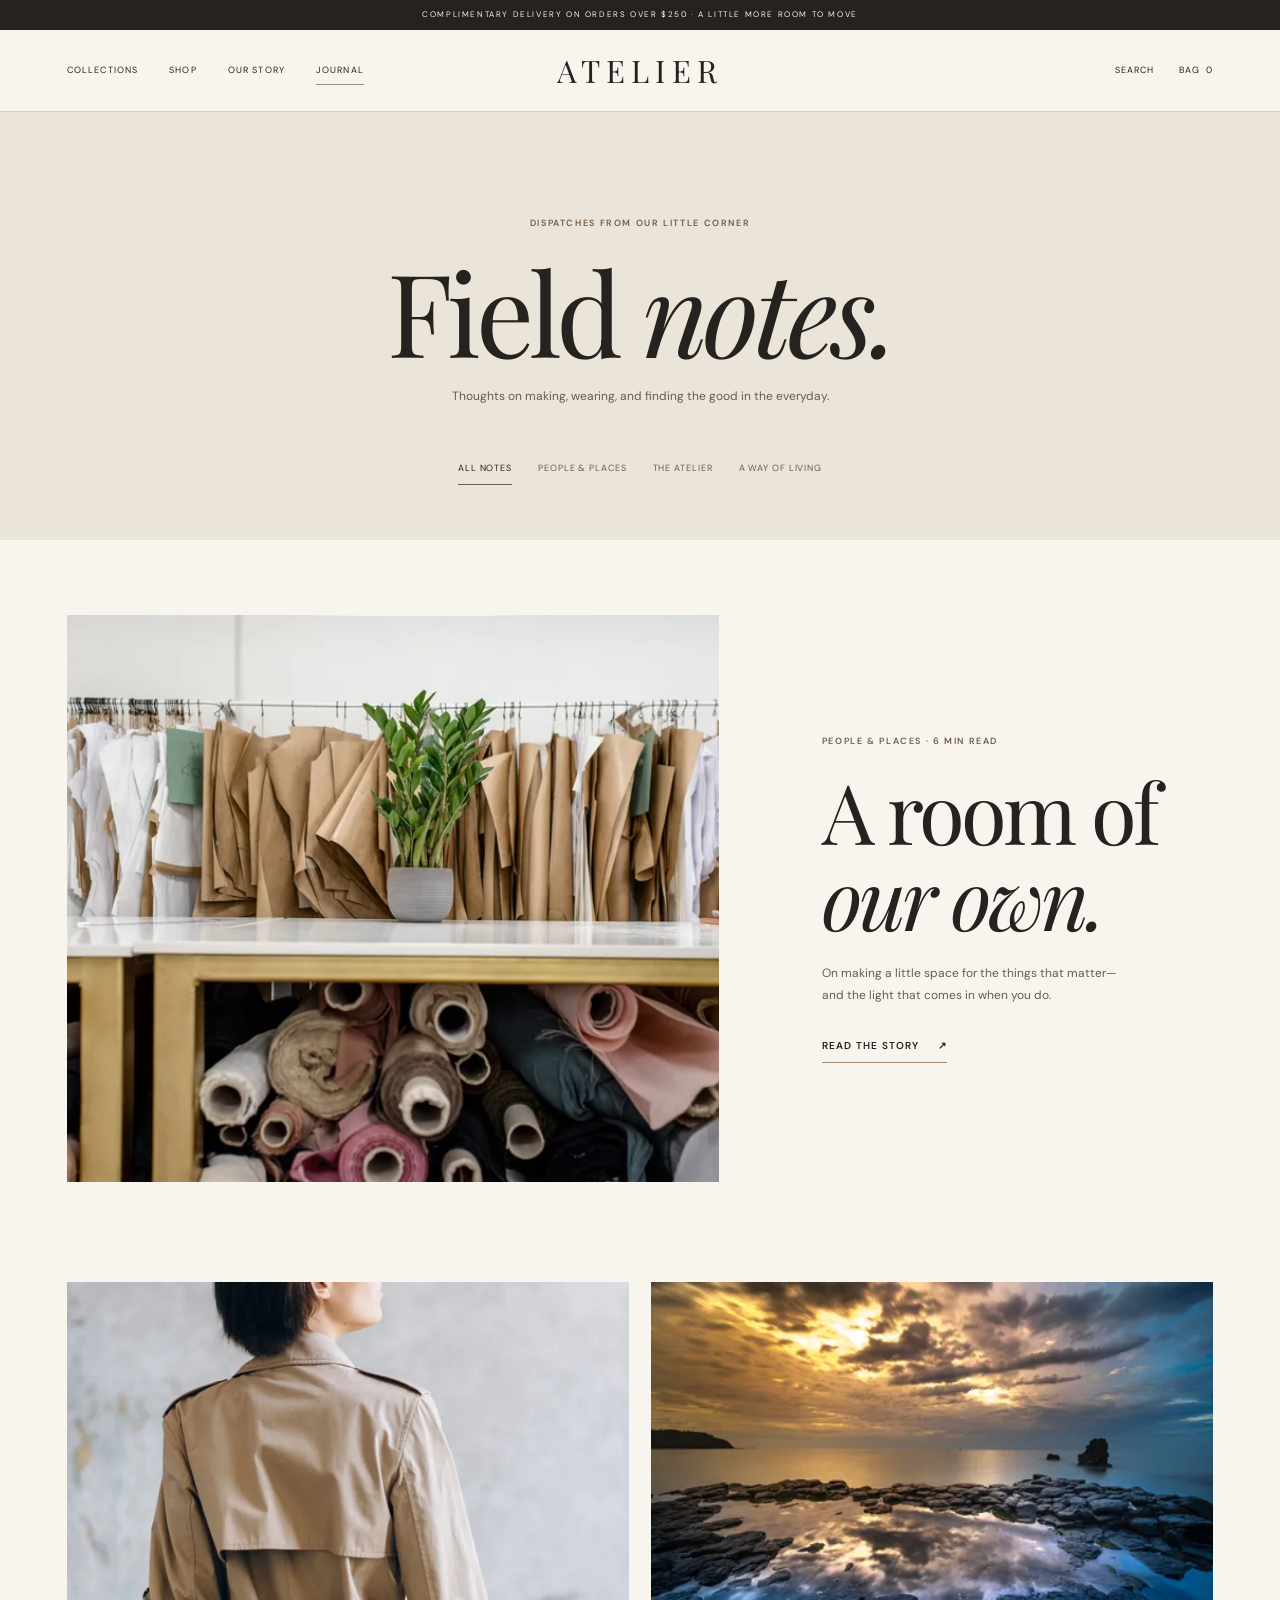
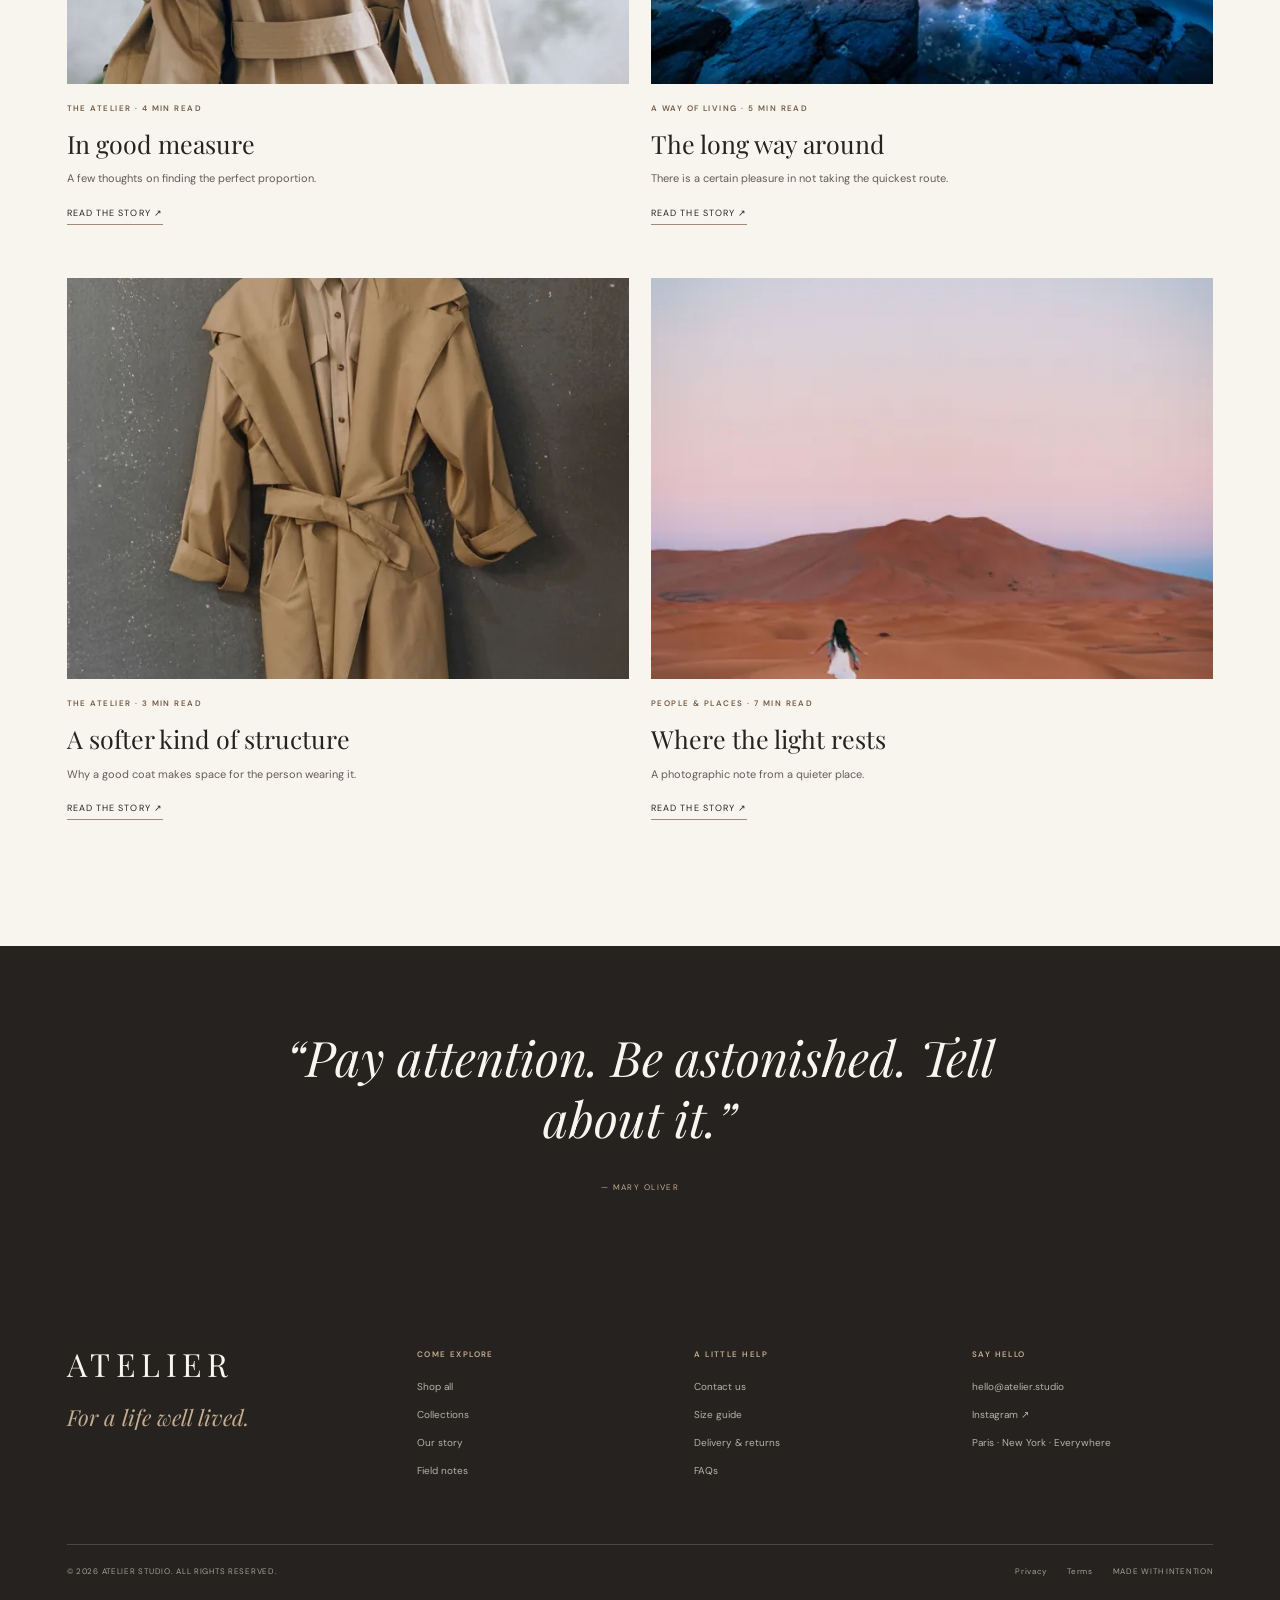
<file: template/journal.html>
<!doctype html><html lang="en"><head>
  <meta charset="utf-8">
  <meta name="viewport" content="width=device-width, initial-scale=1">
  <title>Field Notes — Journal & Stories | ATELIER</title>
  <meta name="description" content="Notes on making, wearing, and living well from the ATELIER journal. Essays, studio notes, and interviews.">
  <meta name="theme-color" content="#EAE4D9">
  <link rel="canonical" href="https://atelier-template.vercel.app/journal.html">

  <!-- Favicons and Webmanifest -->
  <link rel="icon" type="image/svg+xml" href="favicon/favicon.svg">
  <link rel="alternate icon" href="favicon/favicon.ico">
  <link rel="apple-touch-icon" sizes="180x180" href="favicon/apple-touch-icon.png">
  <link rel="manifest" href="favicon/site.webmanifest">

  <!-- Open Graph / Social Media -->
  <meta property="og:type" content="website">
  <meta property="og:site_name" content="ATELIER">
  <meta property="og:title" content="Field Notes — Journal & Stories | ATELIER">
  <meta property="og:description" content="Notes on making, wearing, and living well from the ATELIER journal. Essays, studio notes, and interviews.">
  <meta property="og:image" content="assets/images/journal-atelier.webp">
  <meta property="og:url" content="https://atelier-template.vercel.app/journal.html">

  <!-- Twitter Card -->
  <meta name="twitter:card" content="summary_large_image">
  <meta name="twitter:title" content="Field Notes — Journal & Stories | ATELIER">
  <meta name="twitter:description" content="Notes on making, wearing, and living well from the ATELIER journal. Essays, studio notes, and interviews.">
  <meta name="twitter:image" content="assets/images/journal-atelier.webp">

  <!-- Preload Offline Fonts -->
  <link rel="preload" href="assets/fonts/dm-sans-latin-variable.woff2" as="font" type="font/woff2" crossorigin>
  <link rel="preload" href="assets/fonts/playfair-display-latin-variable.woff2" as="font" type="font/woff2" crossorigin>
  <link rel="preload" href="assets/fonts/playfair-display-latin-italic.woff2" as="font" type="font/woff2" crossorigin>

  <!-- Stylesheets -->
  <link rel="stylesheet" href="css/style.css">
  <link rel="stylesheet" href="css/components.css">
  <link rel="stylesheet" href="css/responsive.css">
</head><body data-page="journal"><div id="site-header"></div><main id="main-content">
<section class="journal-masthead"><p class="eyebrow">Dispatches from our little corner</p><h1>Field <em>notes.</em></h1><p>Thoughts on making, wearing, and finding the good in the everyday.</p><div class="journal-filter" role="group" aria-label="Filter journal stories"><button class="active" data-journal-filter="all">All notes</button><button data-journal-filter="people">People & places</button><button data-journal-filter="atelier">The atelier</button><button data-journal-filter="living">A way of living</button></div></section>
<section class="section journal-listing"><article class="journal-feature" data-journal-category="people"><a href="article.html" class="journal-feature-image"><img src="assets/images/journal-atelier.webp" alt="Garment patterns and fabric rolls arranged across an atelier worktable" fetchpriority="high" width="1264" height="848" decoding="async" srcset="assets/images/journal-atelier-480w.webp 480w, assets/images/journal-atelier-800w.webp 800w, assets/images/journal-atelier.webp 1264w" sizes="(max-width: 720px) 100vw, 60vw"></a><div class="journal-feature-copy"><p class="eyebrow">PEOPLE & PLACES · 6 MIN READ</p><h2><a href="article.html">A room of<br><em>our own.</em></a></h2><p>On making a little space for the things that matter—and the light that comes in when you do.</p><a class="text-link" href="article.html">Read the story <span>↗</span></a></div></article>
<div class="journal-grid journal-all-grid"><article class="journal-card" data-journal-category="atelier"><a href="article.html" class="journal-image"><img src="assets/images/collection-studio.webp" alt="A woman in a sand-colored trench coat seen from behind" loading="lazy" width="928" height="1152" decoding="async" srcset="assets/images/collection-studio-320w.webp 320w, assets/images/collection-studio-640w.webp 640w, assets/images/collection-studio.webp 928w" sizes="(max-width: 720px) 48vw, 31vw"></a><p class="eyebrow">THE ATELIER · 4 MIN READ</p><h3><a href="article.html">In good measure</a></h3><p>A few thoughts on finding the perfect proportion.</p><a class="read-link" href="article.html">Read the story ↗</a></article><article class="journal-card" data-journal-category="living"><a href="article.html" class="journal-image"><img src="assets/images/lifestyle-coast.webp" alt="A rocky shoreline and calm water beneath dramatic sunset clouds" loading="lazy" width="1264" height="848" decoding="async" srcset="assets/images/lifestyle-coast-480w.webp 480w, assets/images/lifestyle-coast-800w.webp 800w, assets/images/lifestyle-coast.webp 1264w" sizes="(max-width: 720px) 48vw, 31vw"></a><p class="eyebrow">A WAY OF LIVING · 5 MIN READ</p><h3><a href="article.html">The long way around</a></h3><p>There is a certain pleasure in not taking the quickest route.</p><a class="read-link" href="article.html">Read the story ↗</a></article><article class="journal-card" data-journal-category="atelier"><a href="article.html" class="journal-image"><img src="assets/images/product-coat.webp" alt="A sand-colored trench coat displayed on a hanger" loading="lazy" width="928" height="1152" decoding="async" srcset="assets/images/product-coat-320w.webp 320w, assets/images/product-coat-640w.webp 640w, assets/images/product-coat.webp 928w" sizes="(max-width: 720px) 48vw, 31vw"></a><p class="eyebrow">THE ATELIER · 3 MIN READ</p><h3><a href="article.html">A softer kind of structure</a></h3><p>Why a good coat makes space for the person wearing it.</p><a class="read-link" href="article.html">Read the story ↗</a></article><article class="journal-card" data-journal-category="people"><a href="article.html" class="journal-image"><img src="assets/images/lookbook-desert.webp" alt="A woman in a pale dress walking through desert dunes at sunset" loading="lazy" width="1264" height="848" decoding="async" srcset="assets/images/lookbook-desert-480w.webp 480w, assets/images/lookbook-desert-800w.webp 800w, assets/images/lookbook-desert.webp 1264w" sizes="(max-width: 720px) 48vw, 31vw"></a><p class="eyebrow">PEOPLE & PLACES · 7 MIN READ</p><h3><a href="article.html">Where the light rests</a></h3><p>A photographic note from a quieter place.</p><a class="read-link" href="article.html">Read the story ↗</a></article></div><p class="journal-empty" hidden>No stories in this category yet.</p></section>
<section class="journal-bottom-quote"><p>“Pay attention. Be astonished. Tell about it.”</p><span>— MARY OLIVER</span></section>
</main><div id="site-footer"></div><script src="js/data/site-config.js"></script>
  <script src="js/main.js" defer></script></body></html>
</file>
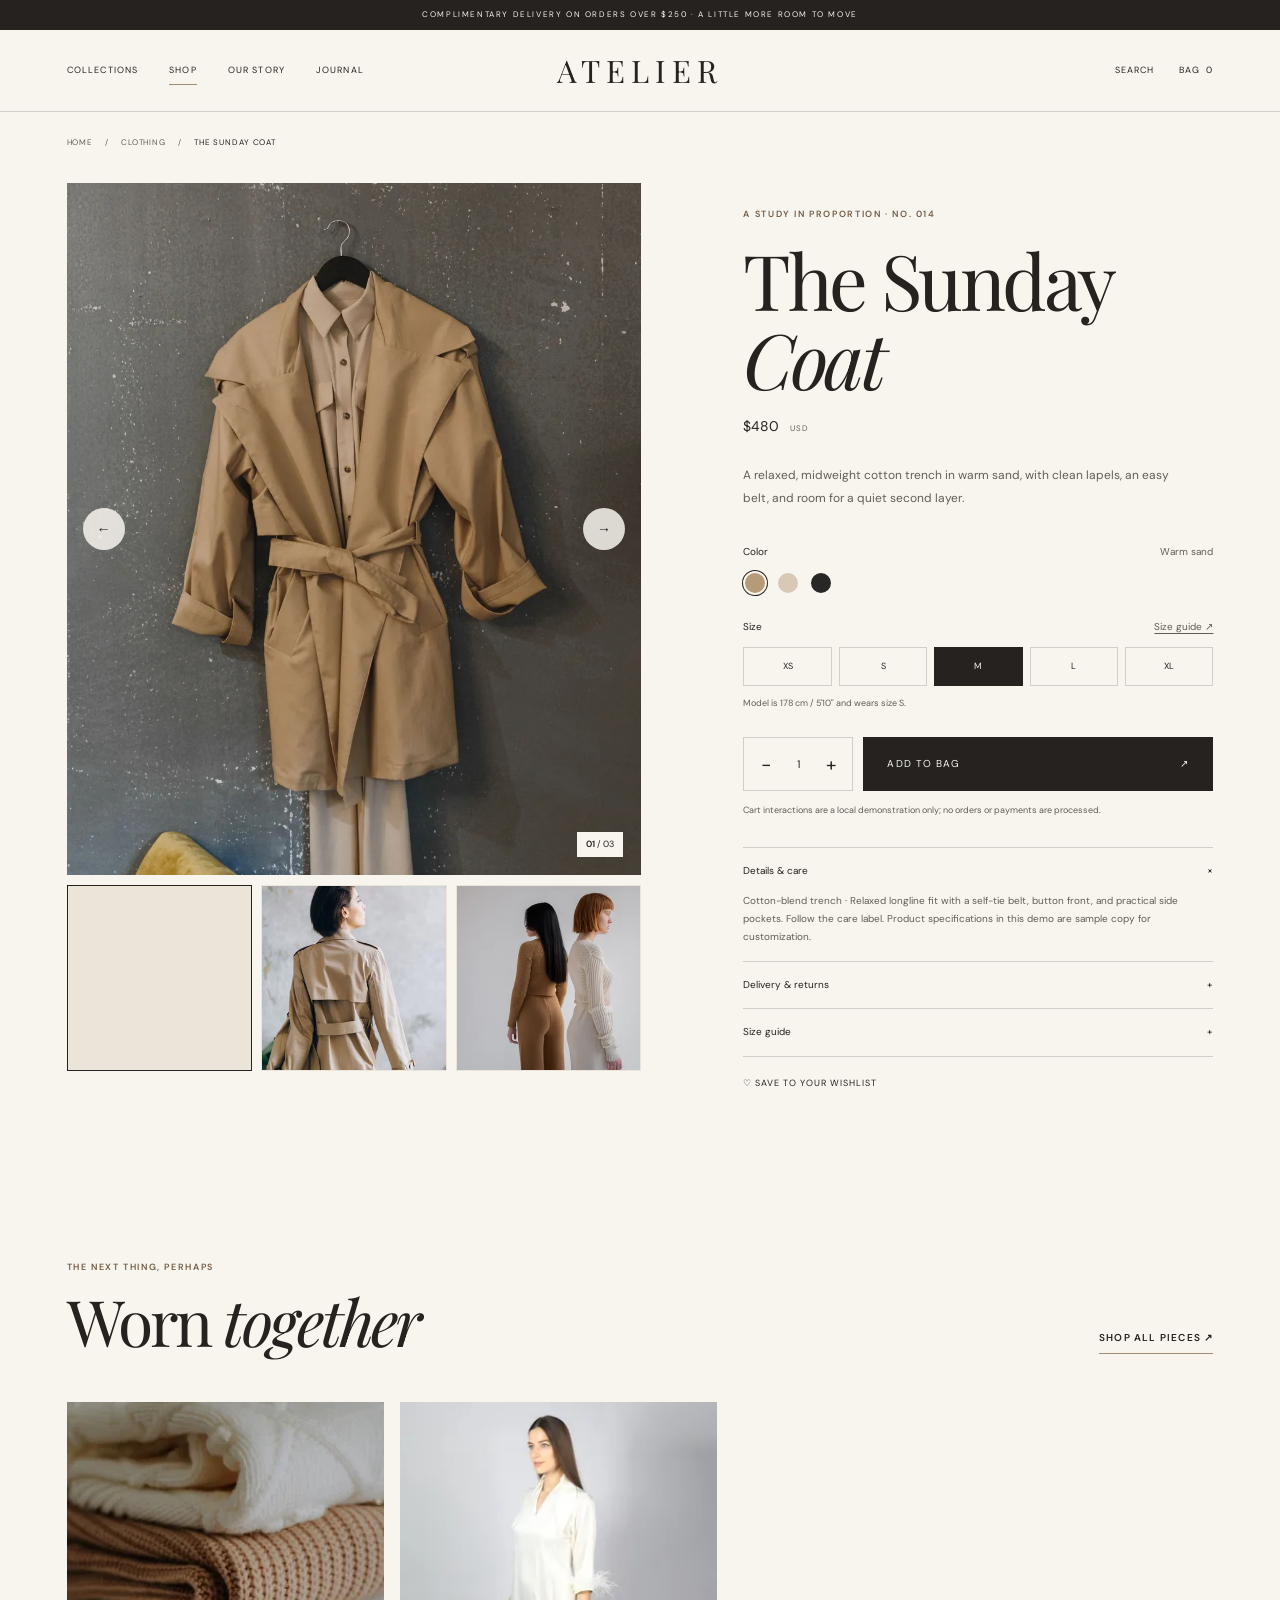
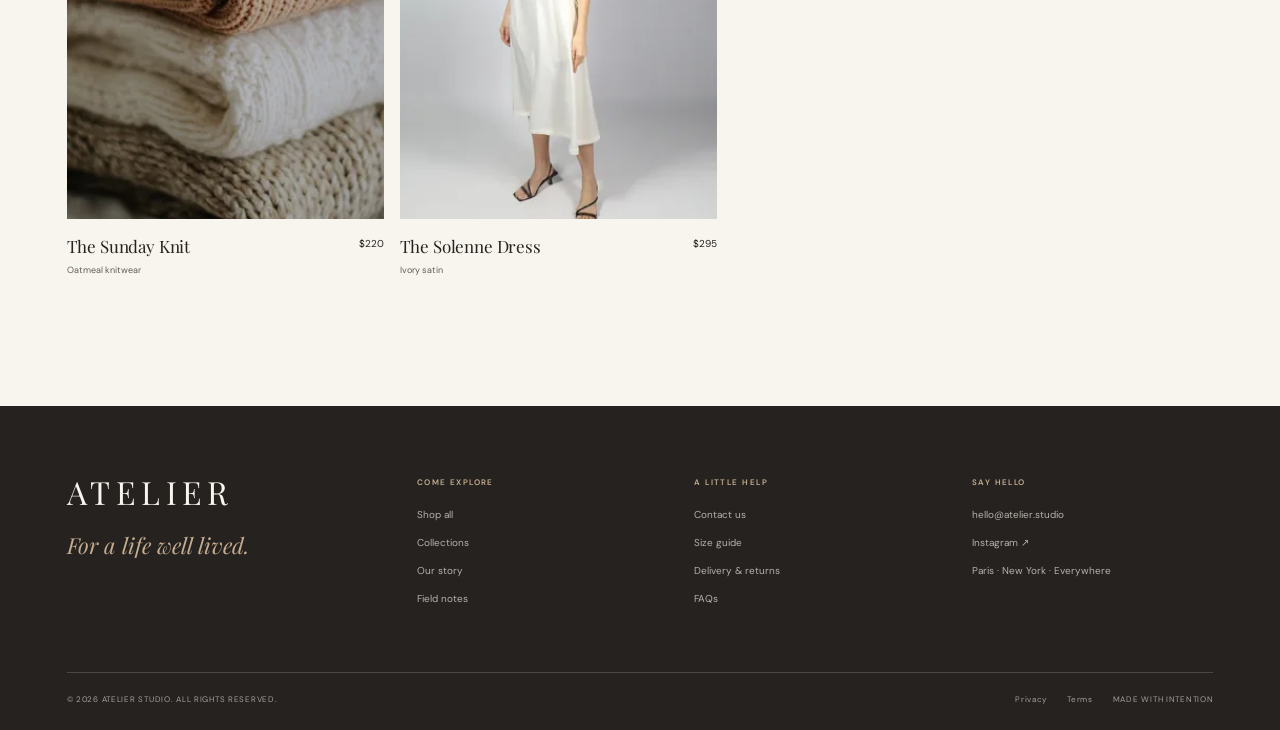
<file: template/product.html>
<!doctype html><html lang="en"><head>
  <meta charset="utf-8">
  <meta name="viewport" content="width=device-width, initial-scale=1">
  <title>The Sunday Coat — Relaxed Trench in Warm Sand | ATELIER</title>
  <meta name="description" content="The Sunday Coat — an unlined, relaxed trench coat tailored in structured sand cotton with horn-effect buttons.">
  <meta name="theme-color" content="#EAE4D9">
  <link rel="canonical" href="https://atelier-template.vercel.app/product.html">

  <!-- Favicons and Webmanifest -->
  <link rel="icon" type="image/svg+xml" href="favicon/favicon.svg">
  <link rel="alternate icon" href="favicon/favicon.ico">
  <link rel="apple-touch-icon" sizes="180x180" href="favicon/apple-touch-icon.png">
  <link rel="manifest" href="favicon/site.webmanifest">

  <!-- Open Graph / Social Media -->
  <meta property="og:type" content="website">
  <meta property="og:site_name" content="ATELIER">
  <meta property="og:title" content="The Sunday Coat — Relaxed Trench in Warm Sand | ATELIER">
  <meta property="og:description" content="The Sunday Coat — an unlined, relaxed trench coat tailored in structured sand cotton with horn-effect buttons.">
  <meta property="og:image" content="assets/images/product-coat.webp">
  <meta property="og:url" content="https://atelier-template.vercel.app/product.html">

  <!-- Twitter Card -->
  <meta name="twitter:card" content="summary_large_image">
  <meta name="twitter:title" content="The Sunday Coat — Relaxed Trench in Warm Sand | ATELIER">
  <meta name="twitter:description" content="The Sunday Coat — an unlined, relaxed trench coat tailored in structured sand cotton with horn-effect buttons.">
  <meta name="twitter:image" content="assets/images/product-coat.webp">

  <!-- Preload Offline Fonts -->
  <link rel="preload" href="assets/fonts/dm-sans-latin-variable.woff2" as="font" type="font/woff2" crossorigin>
  <link rel="preload" href="assets/fonts/playfair-display-latin-variable.woff2" as="font" type="font/woff2" crossorigin>
  <link rel="preload" href="assets/fonts/playfair-display-latin-italic.woff2" as="font" type="font/woff2" crossorigin>

  <!-- Stylesheets -->
  <link rel="stylesheet" href="css/style.css">
  <link rel="stylesheet" href="css/components.css">
  <link rel="stylesheet" href="css/responsive.css">
</head><body data-page="product"><div id="site-header"></div><main id="main-content">
<div class="breadcrumbs"><a href="index.html">Home</a><span>/</span><a href="shop.html">Clothing</a><span>/</span><span>The Sunday Coat</span></div>
<section class="product-detail section"><div class="gallery-wrap"><div class="product-gallery" data-gallery><div class="gallery-main"><img src="assets/images/product-coat.webp" alt="A sand-colored trench coat displayed on a hanger against a textured wall" id="gallery-main-image" width="928" height="1152" decoding="async" fetchpriority="high" srcset="assets/images/product-coat-320w.webp 320w, assets/images/product-coat-640w.webp 640w, assets/images/product-coat.webp 928w" sizes="(max-width: 720px) 100vw, 55vw"><button class="gallery-prev" aria-label="Previous product image">←</button><button class="gallery-next" aria-label="Next product image">→</button><span class="gallery-count"><b id="gallery-current">01</b> / 03</span></div><div class="gallery-thumbs"><button class="gallery-thumb active" data-gallery-image="assets/images/product-coat.webp" aria-label="View trench coat on hanger" data-alt="Sand-colored trench coat on a hanger against a textured charcoal wall"><img src="assets/images/product-coat.webp" alt="" width="928" height="1152" decoding="async" loading="lazy" srcset="assets/images/product-coat-320w.webp 320w, assets/images/product-coat-640w.webp 640w, assets/images/product-coat.webp 928w" sizes="(max-width: 720px) 48vw, (max-width: 980px) 31vw, 24vw"></button><button class="gallery-thumb" data-gallery-image="assets/images/collection-studio.webp" aria-label="View the trench coat worn" data-alt="Woman wearing a sand-colored trench coat, seen from behind"><img src="assets/images/collection-studio.webp" alt="" width="928" height="1152" decoding="async" loading="lazy" srcset="assets/images/collection-studio-320w.webp 320w, assets/images/collection-studio-640w.webp 640w, assets/images/collection-studio.webp 928w" sizes="(max-width: 720px) 28vw, 18vw"></button><button class="gallery-thumb" data-gallery-image="assets/images/hero-editorial.webp" aria-label="View the campaign styling" data-alt="Two models in neutral knitwear standing back to back in a light studio"><img src="assets/images/hero-editorial.webp" alt="" width="1264" height="848" decoding="async" loading="lazy" srcset="assets/images/hero-editorial-480w.webp 480w, assets/images/hero-editorial-800w.webp 800w, assets/images/hero-editorial.webp 1264w" sizes="(max-width: 720px) 28vw, 18vw"></button></div></div></div>
<div class="product-info"><p class="eyebrow">A study in proportion · No. 014</p><h1>The Sunday<br><em>Coat</em></h1><p class="product-price">$480 <span>USD</span></p><p class="product-description">A relaxed, midweight cotton trench in warm sand, with clean lapels, an easy belt, and room for a quiet second layer.</p><div class="selector-block"><div class="selector-label"><span>Color</span><span class="selected-color-name">Warm sand</span></div><div class="color-options"><button class="color-option selected" aria-label="Warm sand color selected" title="Warm sand" style="--swatch:#b69b78"></button><button class="color-option" aria-label="Oat color" title="Oat" style="--swatch:#d8c9b6"></button><button class="color-option" aria-label="Black color" title="Black" style="--swatch:#292725"></button></div></div><div class="selector-block"><div class="selector-label"><span>Size</span><a href="#size-guide" class="size-guide-link">Size guide ↗</a></div><div class="size-options" role="group" aria-label="Choose a size"><button type="button">XS</button><button type="button">S</button><button type="button" class="selected" aria-pressed="true">M</button><button type="button">L</button><button type="button">XL</button></div><p class="size-feedback" aria-live="polite">Model is 178 cm / 5'10" and wears size S.</p></div><div class="buy-row"><div class="quantity-control"><button type="button" data-quantity="minus" aria-label="Decrease quantity">−</button><output id="product-quantity">1</output><button type="button" data-quantity="plus" aria-label="Increase quantity">+</button></div><button class="button button-dark add-to-cart" data-add-cart data-product-name="The Sunday Coat" data-product-price="480" data-product-image="assets/images/product-coat.webp">Add to bag <span>↗</span></button></div><p class="demo-note">Cart interactions are a local demonstration only; no orders or payments are processed.</p><div class="product-accordions"><details open><summary>Details & care <span>+</span></summary><p>Cotton-blend trench · Relaxed longline fit with a self-tie belt, button front, and practical side pockets. Follow the care label. Product specifications in this demo are sample copy for customization.</p></details><details><summary>Delivery & returns <span>+</span></summary><p>Complimentary delivery on orders over $250. This demo template does not process or fulfill orders. See the live store's delivery information before purchase.</p></details><details id="size-guide"><summary>Size guide <span>+</span></summary><p>XS: EU 34 · S: EU 36 · M: EU 38 · L: EU 40 · XL: EU 42. For a closer fit, consider sizing down.</p></details></div><button class="wish-inline" data-wishlist="sunday-coat" aria-pressed="false">♡ Save to your wishlist</button></div></section>
<section class="section related-section"><div class="section-heading"><div><p class="eyebrow">The next thing, perhaps</p><h2>Worn <em>together</em></h2></div><a class="text-link" href="shop.html">Shop all pieces ↗</a></div><div class="product-grid related-grid"><article class="product-card"><a class="product-image" href="product.html"><img src="assets/images/product-knit.webp" alt="The Sunday Knit" loading="lazy" width="928" height="1152" decoding="async" srcset="assets/images/product-knit-320w.webp 320w, assets/images/product-knit-640w.webp 640w, assets/images/product-knit.webp 928w" sizes="(max-width: 720px) 48vw, (max-width: 980px) 31vw, 24vw"></a><div class="product-meta"><div><h3><a href="product.html">The Sunday Knit</a></h3><p>Oatmeal knitwear</p></div><span>$220</span></div></article><article class="product-card"><a class="product-image" href="product.html"><img src="assets/images/product-dress.webp" alt="The Solenne Dress" loading="lazy" width="928" height="1152" decoding="async" srcset="assets/images/product-dress-320w.webp 320w, assets/images/product-dress-640w.webp 640w, assets/images/product-dress.webp 928w" sizes="(max-width: 720px) 48vw, (max-width: 980px) 31vw, 24vw"></a><div class="product-meta"><div><h3><a href="product.html">The Solenne Dress</a></h3><p>Ivory satin</p></div><span>$295</span></div></article></div></section>
</main><div id="site-footer"></div><script src="js/data/site-config.js"></script>
  <script src="js/main.js" defer></script></body></html>
</file>
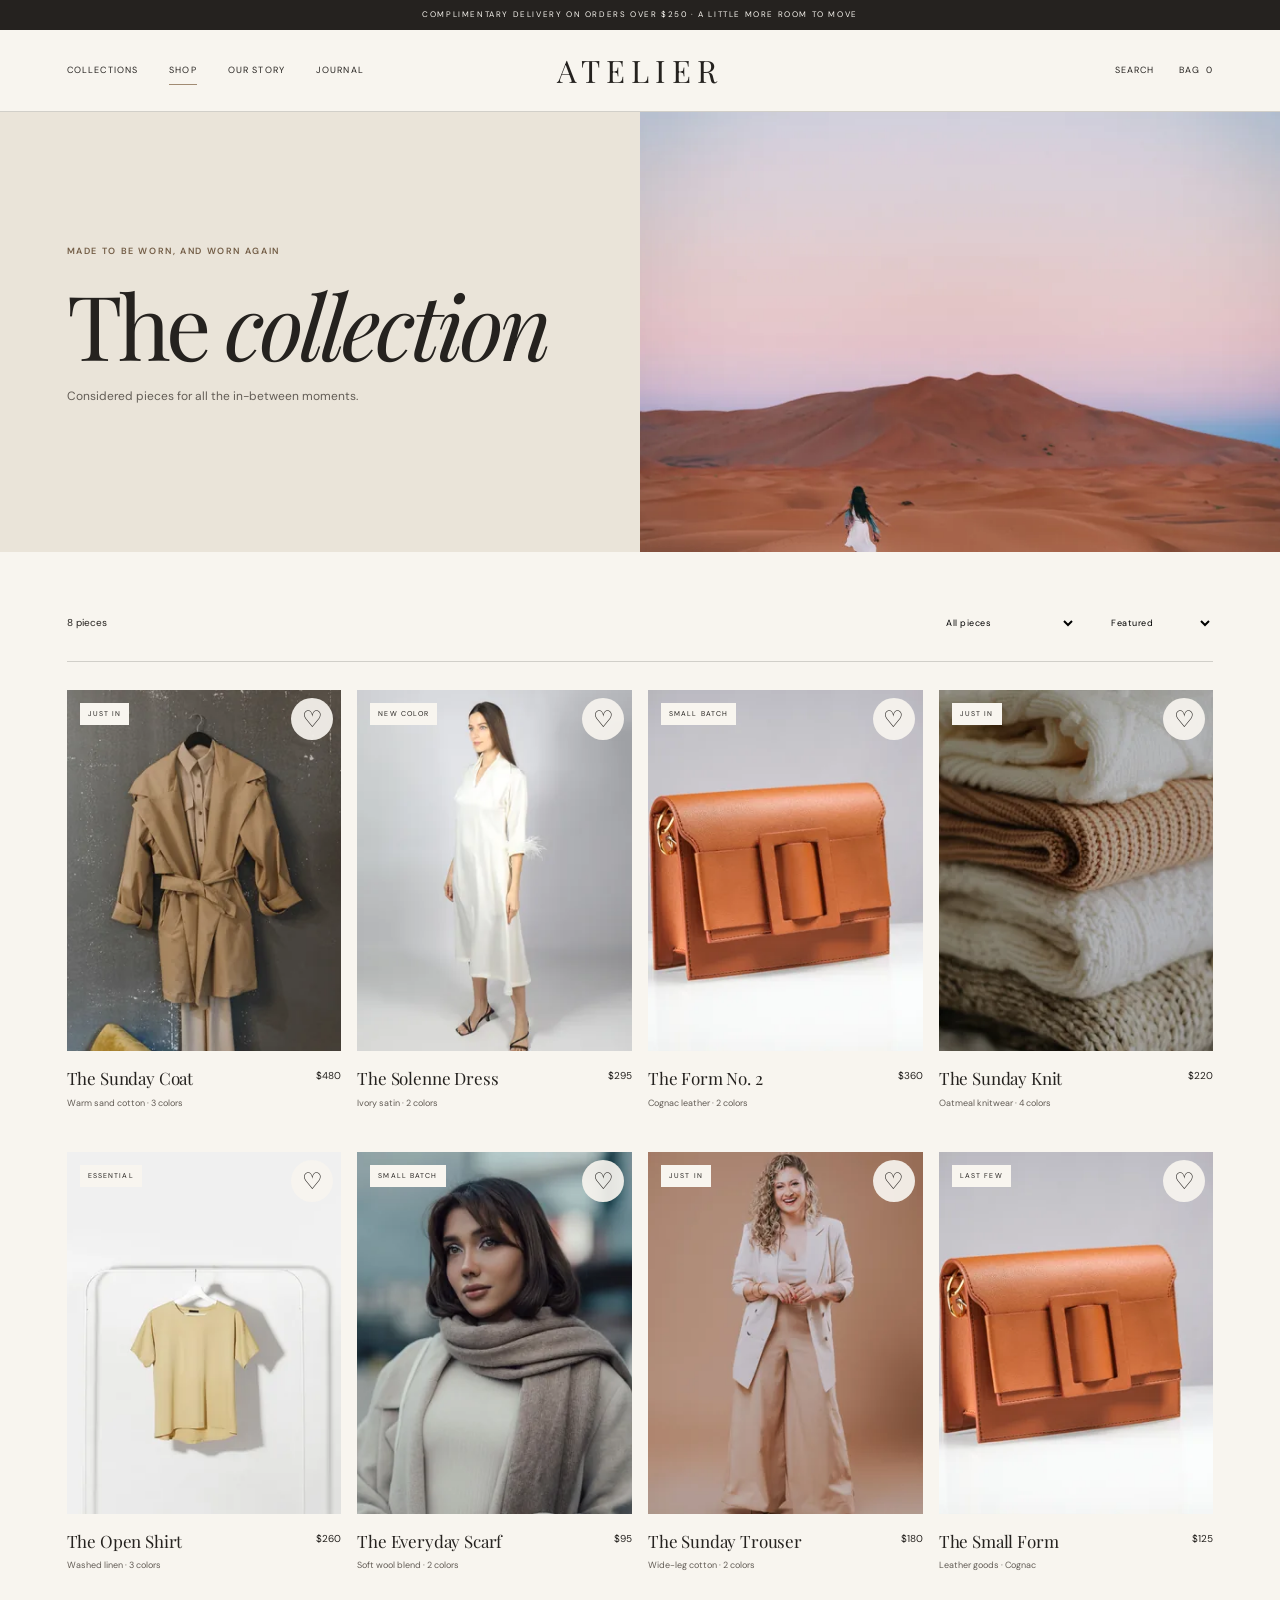
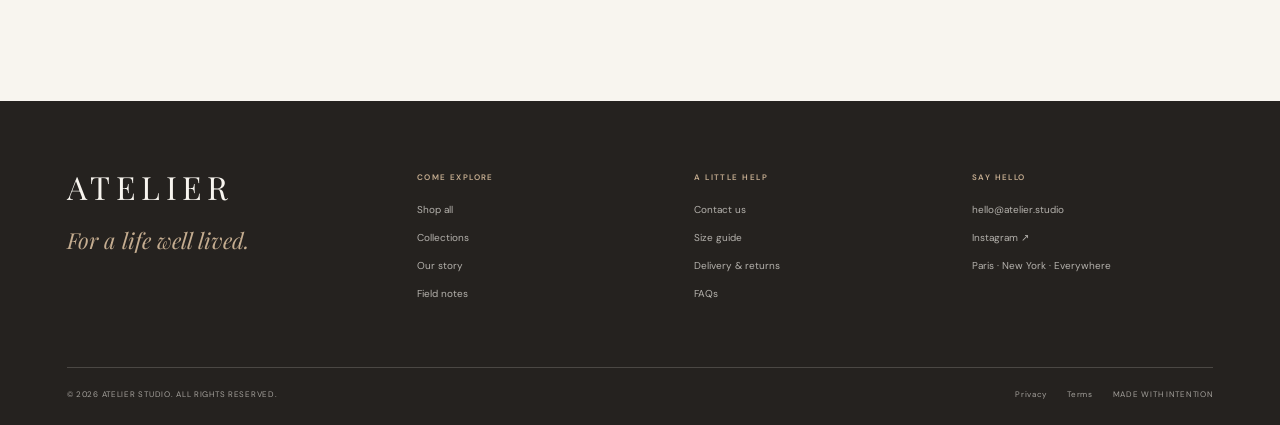
<file: template/shop.html>
<!doctype html><html lang="en"><head>
  <meta charset="utf-8">
  <meta name="viewport" content="width=device-width, initial-scale=1">
  <title>Shop All Pieces — Considered Clothing & Objects | ATELIER</title>
  <meta name="description" content="Shop considered clothing and everyday objects from ATELIER. Filter by category and sort by price or name.">
  <meta name="theme-color" content="#EAE4D9">
  <link rel="canonical" href="https://atelier-template.vercel.app/shop.html">

  <!-- Favicons and Webmanifest -->
  <link rel="icon" type="image/svg+xml" href="favicon/favicon.svg">
  <link rel="alternate icon" href="favicon/favicon.ico">
  <link rel="apple-touch-icon" sizes="180x180" href="favicon/apple-touch-icon.png">
  <link rel="manifest" href="favicon/site.webmanifest">

  <!-- Open Graph / Social Media -->
  <meta property="og:type" content="website">
  <meta property="og:site_name" content="ATELIER">
  <meta property="og:title" content="Shop All Pieces — Considered Clothing & Objects | ATELIER">
  <meta property="og:description" content="Shop considered clothing and everyday objects from ATELIER. Filter by category and sort by price or name.">
  <meta property="og:image" content="assets/images/product-coat.webp">
  <meta property="og:url" content="https://atelier-template.vercel.app/shop.html">

  <!-- Twitter Card -->
  <meta name="twitter:card" content="summary_large_image">
  <meta name="twitter:title" content="Shop All Pieces — Considered Clothing & Objects | ATELIER">
  <meta name="twitter:description" content="Shop considered clothing and everyday objects from ATELIER. Filter by category and sort by price or name.">
  <meta name="twitter:image" content="assets/images/product-coat.webp">

  <!-- Preload Offline Fonts -->
  <link rel="preload" href="assets/fonts/dm-sans-latin-variable.woff2" as="font" type="font/woff2" crossorigin>
  <link rel="preload" href="assets/fonts/playfair-display-latin-variable.woff2" as="font" type="font/woff2" crossorigin>
  <link rel="preload" href="assets/fonts/playfair-display-latin-italic.woff2" as="font" type="font/woff2" crossorigin>

  <!-- Stylesheets -->
  <link rel="stylesheet" href="css/style.css">
  <link rel="stylesheet" href="css/components.css">
  <link rel="stylesheet" href="css/responsive.css">
</head><body data-page="shop"><div id="site-header"></div><main id="main-content">
<section class="shop-heading"><div><p class="eyebrow">Made to be worn, and worn again</p><h1>The <em>collection</em></h1><p>Considered pieces for all the in-between moments.</p></div><div class="shop-heading-image"><img src="assets/images/lookbook-desert.webp" alt="Collection campaign in a quiet, open landscape" width="1264" height="848" decoding="async" fetchpriority="high" srcset="assets/images/lookbook-desert-480w.webp 480w, assets/images/lookbook-desert-800w.webp 800w, assets/images/lookbook-desert.webp 1264w" sizes="(max-width: 720px) 100vw, 50vw"></div></section>
<section class="section shop-section"><div class="shop-toolbar"><p><span id="result-count">8</span> pieces <span class="filter-status" aria-live="polite"></span></p><div class="shop-controls"><label for="category-filter" class="sr-only">Filter by category</label><select id="category-filter"><option value="all">All pieces</option><option value="clothing">Clothing</option><option value="accessories">Objects & accessories</option></select><label for="sort-products" class="sr-only">Sort products</label><select id="sort-products"><option value="featured">Featured</option><option value="low">Price: low to high</option><option value="high">Price: high to low</option><option value="az">Name: A to Z</option></select></div></div>
<div class="product-grid catalog-grid" id="catalog-grid">
<article class="product-card" data-product-card data-category="clothing" data-price="480" data-name="The Sunday Coat"><a class="product-image" href="product.html"><img src="assets/images/product-coat.webp" alt="A sand-colored trench coat displayed on a hanger" loading="lazy" width="928" height="1152" decoding="async" srcset="assets/images/product-coat-320w.webp 320w, assets/images/product-coat-640w.webp 640w, assets/images/product-coat.webp 928w" sizes="(max-width: 720px) 48vw, (max-width: 980px) 31vw, 24vw"><span class="product-tag">JUST IN</span></a><button class="wish-button" aria-label="Add The Sunday Coat to wishlist" data-wishlist="sunday-coat">♡</button><div class="product-meta"><div><h3><a href="product.html">The Sunday Coat</a></h3><p>Warm sand cotton · 3 colors</p></div><span>$480</span></div></article>
<article class="product-card" data-product-card data-category="clothing" data-price="295" data-name="The Solenne Dress"><a class="product-image" href="product.html"><img src="assets/images/product-dress.webp" alt="A model wearing a simple white dress in a studio" loading="lazy" width="928" height="1152" decoding="async" srcset="assets/images/product-dress-320w.webp 320w, assets/images/product-dress-640w.webp 640w, assets/images/product-dress.webp 928w" sizes="(max-width: 720px) 48vw, (max-width: 980px) 31vw, 24vw"><span class="product-tag">NEW COLOR</span></a><button class="wish-button" aria-label="Add The Solenne Dress to wishlist" data-wishlist="solenne-dress">♡</button><div class="product-meta"><div><h3><a href="product.html">The Solenne Dress</a></h3><p>Ivory satin · 2 colors</p></div><span>$295</span></div></article>
<article class="product-card" data-product-card data-category="accessories" data-price="360" data-name="The Form No. 2"><a class="product-image" href="product.html"><img src="assets/images/product-bag.webp" alt="The Form No. 2 in cognac leather" loading="lazy" width="928" height="1152" decoding="async" srcset="assets/images/product-bag-320w.webp 320w, assets/images/product-bag-640w.webp 640w, assets/images/product-bag.webp 928w" sizes="(max-width: 720px) 48vw, (max-width: 980px) 31vw, 24vw"><span class="product-tag">SMALL BATCH</span></a><button class="wish-button" aria-label="Add The Form No. 2 to wishlist" data-wishlist="form-bag">♡</button><div class="product-meta"><div><h3><a href="product.html">The Form No. 2</a></h3><p>Cognac leather · 2 colors</p></div><span>$360</span></div></article>
<article class="product-card" data-product-card data-category="clothing" data-price="220" data-name="The Sunday Knit"><a class="product-image" href="product.html"><img src="assets/images/product-knit.webp" alt="The Sunday Knit in oatmeal cashmere" loading="lazy" width="928" height="1152" decoding="async" srcset="assets/images/product-knit-320w.webp 320w, assets/images/product-knit-640w.webp 640w, assets/images/product-knit.webp 928w" sizes="(max-width: 720px) 48vw, (max-width: 980px) 31vw, 24vw"><span class="product-tag">JUST IN</span></a><button class="wish-button" aria-label="Add The Sunday Knit to wishlist" data-wishlist="sunday-knit">♡</button><div class="product-meta"><div><h3><a href="product.html">The Sunday Knit</a></h3><p>Oatmeal knitwear · 4 colors</p></div><span>$220</span></div></article>
<article class="product-card" data-product-card data-category="clothing" data-price="260" data-name="The Open Shirt"><a class="product-image" href="product.html"><img src="assets/images/product-shirt.webp" alt="A beige shirt hanging on a white clothes rack in a minimal studio" loading="lazy" width="928" height="1152" decoding="async" srcset="assets/images/product-shirt-320w.webp 320w, assets/images/product-shirt-640w.webp 640w, assets/images/product-shirt.webp 928w" sizes="(max-width: 720px) 48vw, (max-width: 980px) 31vw, 24vw"><span class="product-tag">ESSENTIAL</span></a><button class="wish-button" aria-label="Add The Open Shirt to wishlist" data-wishlist="open-shirt">♡</button><div class="product-meta"><div><h3><a href="product.html">The Open Shirt</a></h3><p>Washed linen · 3 colors</p></div><span>$260</span></div></article>
<article class="product-card" data-product-card data-category="accessories" data-price="95" data-name="The Everyday Scarf"><a class="product-image" href="product.html"><img src="assets/images/product-scarf.webp" alt="A woman in a beige coat wearing a soft checked scarf on a city street" loading="lazy" width="928" height="1152" decoding="async" srcset="assets/images/product-scarf-320w.webp 320w, assets/images/product-scarf-640w.webp 640w, assets/images/product-scarf.webp 928w" sizes="(max-width: 720px) 48vw, (max-width: 980px) 31vw, 24vw"><span class="product-tag">SMALL BATCH</span></a><button class="wish-button" aria-label="Add The Everyday Scarf to wishlist" data-wishlist="everyday-scarf">♡</button><div class="product-meta"><div><h3><a href="product.html">The Everyday Scarf</a></h3><p>Soft wool blend · 2 colors</p></div><span>$95</span></div></article>
<article class="product-card" data-product-card data-category="clothing" data-price="180" data-name="The Sunday Trouser"><a class="product-image" href="product.html"><img src="assets/images/product-trouser.webp" alt="Model in a monochromatic sand suit with wide-leg trousers" loading="lazy" width="928" height="1152" decoding="async" srcset="assets/images/product-trouser-320w.webp 320w, assets/images/product-trouser-640w.webp 640w, assets/images/product-trouser.webp 928w" sizes="(max-width: 720px) 48vw, (max-width: 980px) 31vw, 24vw"><span class="product-tag">JUST IN</span></a><button class="wish-button" aria-label="Add The Sunday Trouser to wishlist" data-wishlist="sunday-trouser">♡</button><div class="product-meta"><div><h3><a href="product.html">The Sunday Trouser</a></h3><p>Wide-leg cotton · 2 colors</p></div><span>$180</span></div></article>
<article class="product-card" data-product-card data-category="accessories" data-price="125" data-name="The Small Form"><a class="product-image" href="product.html"><img src="assets/images/product-bag.webp" alt="A cognac leather handbag on a pale surface" loading="lazy" width="928" height="1152" decoding="async" srcset="assets/images/product-bag-320w.webp 320w, assets/images/product-bag-640w.webp 640w, assets/images/product-bag.webp 928w" sizes="(max-width: 720px) 48vw, (max-width: 980px) 31vw, 24vw"><span class="product-tag">LAST FEW</span></a><button class="wish-button" aria-label="Add The Small Form to wishlist" data-wishlist="small-form">♡</button><div class="product-meta"><div><h3><a href="product.html">The Small Form</a></h3><p>Leather goods · Cognac</p></div><span>$125</span></div></article>
</div><p class="empty-results" hidden>No pieces in this edit just yet. Try another category.</p></section>
</main><div id="site-footer"></div><script src="js/data/site-config.js"></script>
  <script src="js/main.js" defer></script></body></html>
</file>
<file: documentation/assets/css/docs.css>
/* Documentation Portal Styles */
:root {
  --bg: #F8F5EF;
  --sidebar-bg: #25221F;
  --sidebar-text: #EAE4D9;
  --text: #25221F;
  --text-muted: #635D56;
  --border: rgba(37, 34, 31, 0.12);
  --accent: #A18B73;
  --code-bg: #EAE4D9;
  --font-serif: 'Playfair Display', Georgia, serif;
  --font-sans: 'DM Sans', -apple-system, BlinkMacSystemFont, "Segoe UI", Roboto, sans-serif;
}

*, *::before, *::after { box-sizing: border-box; }
body {
  margin: 0;
  font-family: var(--font-sans);
  background: var(--bg);
  color: var(--text);
  line-height: 1.65;
  font-size: 15px;
}

.docs-layout {
  display: grid;
  grid-template-columns: 280px 1fr;
  min-height: 100vh;
}

.docs-sidebar {
  background: var(--sidebar-bg);
  color: var(--sidebar-text);
  padding: 36px 24px;
  position: sticky;
  top: 0;
  height: 100vh;
  overflow-y: auto;
  display: flex;
  flex-direction: column;
}

.docs-brand .badge {
  font-size: 8px;
  letter-spacing: 0.16em;
  color: var(--accent);
  font-weight: 600;
}

.docs-brand h2 {
  font-family: var(--font-serif);
  font-size: 32px;
  margin: 8px 0 4px;
  letter-spacing: 0.12em;
}

.docs-brand p {
  font-size: 11px;
  color: rgba(234, 228, 217, 0.65);
  margin-bottom: 28px;
  line-height: 1.5;
}

.docs-nav {
  display: flex;
  flex-direction: column;
  gap: 6px;
  flex: 1;
}

.docs-nav a {
  color: rgba(234, 228, 217, 0.75);
  text-decoration: none;
  font-size: 13px;
  padding: 7px 12px;
  border-radius: 4px;
  transition: 0.2s;
}

.docs-nav a:hover, .docs-nav a.active {
  color: #fff;
  background: rgba(255, 255, 255, 0.08);
}

.sidebar-footer {
  padding-top: 24px;
  border-top: 1px solid rgba(255, 255, 255, 0.1);
}

.button-preview {
  display: block;
  text-align: center;
  background: var(--accent);
  color: #fff;
  text-decoration: none;
  font-size: 11px;
  text-transform: uppercase;
  letter-spacing: 0.1em;
  padding: 12px;
  border-radius: 4px;
  font-weight: 600;
  transition: 0.2s;
}

.button-preview:hover {
  background: #8b745e;
}

.docs-main {
  max-width: 900px;
  padding: 60px 48px 120px;
}

.docs-hero {
  border-bottom: 1px solid var(--border);
  padding-bottom: 40px;
  margin-bottom: 48px;
}

.hero-tag {
  font-size: 10px;
  letter-spacing: 0.15em;
  text-transform: uppercase;
  color: var(--accent);
  font-weight: 600;
  margin-bottom: 12px;
}

.docs-hero h1 {
  font-family: var(--font-serif);
  font-size: 48px;
  line-height: 1.1;
  margin: 0 0 16px;
}

.docs-hero .lede {
  font-size: 18px;
  color: var(--text-muted);
  max-width: 680px;
  margin-bottom: 24px;
}

.meta-pills {
  display: flex;
  gap: 10px;
  flex-wrap: wrap;
}

.meta-pills span {
  background: var(--code-bg);
  font-size: 11px;
  padding: 4px 10px;
  border-radius: 3px;
  font-weight: 500;
}

.docs-section {
  margin-bottom: 60px;
}

.docs-section h2 {
  font-family: var(--font-serif);
  font-size: 28px;
  margin: 0 0 18px;
  border-bottom: 1px solid var(--border);
  padding-bottom: 8px;
}

.docs-section h3 {
  font-family: var(--font-serif);
  font-size: 20px;
  margin: 28px 0 12px;
}

code, pre {
  font-family: SFMono-Regular, Consolas, "Liberation Mono", Menlo, monospace;
  font-size: 13px;
}

code {
  background: var(--code-bg);
  padding: 2px 6px;
  border-radius: 3px;
}

pre {
  background: var(--code-bg);
  padding: 20px;
  border-radius: 6px;
  overflow-x: auto;
  border: 1px solid var(--border);
}

pre code {
  background: transparent;
  padding: 0;
}

.docs-table {
  width: 100%;
  border-collapse: collapse;
  margin: 20px 0;
}

.docs-table th, .docs-table td {
  padding: 12px 14px;
  text-align: left;
  border-bottom: 1px solid var(--border);
}

.docs-table th {
  background: var(--code-bg);
  font-size: 12px;
  text-transform: uppercase;
  letter-spacing: 0.08em;
}

.step-list {
  padding-left: 20px;
}

.step-list li {
  margin-bottom: 16px;
}

@media (max-width: 860px) {
  .docs-layout { grid-template-columns: 1fr; }
  .docs-sidebar { position: static; height: auto; }
  .docs-main { padding: 40px 24px; }
}
</file>
<file: template/css/style.css>
/* ==========================================================================
   ATELIER — Core Style & Design Tokens
   Version: 1.0.0
   Author: TemplateFlux
   ========================================================================== */

@import url('components.css');
@import url('responsive.css');

/* --- 1. LOCAL TYPOGRAPHY (OFL Licensed) --- */
@font-face {
  font-family: 'DM Sans';
  font-style: normal;
  font-weight: 400 600;
  font-display: swap;
  src: url('../assets/fonts/dm-sans-latin-variable.woff2') format('woff2');
  unicode-range: U+0000-00FF, U+0131, U+0152-0153, U+02BB-02BC, U+02C6, U+02DA, U+02DC, U+0304, U+0308, U+0329, U+2000-206F, U+20AC, U+2122, U+2191, U+2193, U+2212, U+2215, U+FEFF, U+FFFD;
}

@font-face {
  font-family: 'Playfair Display';
  font-style: normal;
  font-weight: 400 500;
  font-display: swap;
  src: url('../assets/fonts/playfair-display-latin-variable.woff2') format('woff2');
  unicode-range: U+0000-00FF, U+0131, U+0152-0153, U+02BB-02BC, U+02C6, U+02DA, U+02DC, U+0304, U+0308, U+0329, U+2000-206F, U+20AC, U+2122, U+2191, U+2193, U+2212, U+2215, U+FEFF, U+FFFD;
}

@font-face {
  font-family: 'Playfair Display';
  font-style: italic;
  font-weight: 400;
  font-display: swap;
  src: url('../assets/fonts/playfair-display-latin-italic.woff2') format('woff2');
  unicode-range: U+0000-00FF, U+0131, U+0152-0153, U+02BB-02BC, U+02C6, U+02DA, U+02DC, U+0304, U+0308, U+0329, U+2000-206F, U+20AC, U+2122, U+2191, U+2193, U+2212, U+2215, U+FEFF, U+FFFD;
}

/* --- 2. DESIGN TOKENS & CUSTOM PROPERTIES --- */
:root {
  /* Surfaces & Backgrounds */
  --ivory: #EAE4D9;
  --cream: #F8F5EF;
  --charcoal: #25221F;
  --white: #ffffff;

  /* Typography Colors */
  --text-primary: #25221F;
  --taupe: #A18B73;
  --taupe-ink: #735D46;
  --ink-soft: #635D56;
  --line: rgba(37, 34, 31, 0.18);

  /* Fonts */
  --serif: 'Playfair Display', Georgia, 'Times New Roman', serif;
  --sans: 'DM Sans', -apple-system, BlinkMacSystemFont, "Segoe UI", Roboto, Arial, sans-serif;

  /* Layout & Animation */
  --container: 1440px;
  --gutter: clamp(22px, 5.2vw, 84px);
  --ease: cubic-bezier(0.22, 0.61, 0.36, 1);
  --shadow: 0 20px 60px rgba(37, 34, 31, 0.12);
}

/* --- 3. BASE RESETS & SHELL --- */
*, *::before, *::after {
  box-sizing: border-box;
}

html {
  scroll-behavior: smooth;
  scroll-padding-top: 100px;
}

body {
  margin: 0;
  background: var(--cream);
  color: var(--charcoal);
  font-family: var(--sans);
  font-size: 14px;
  line-height: 1.65;
  -webkit-font-smoothing: antialiased;
}

img {
  display: block;
  max-width: 100%;
  width: 100%;
  height: 100%;
  object-fit: cover;
}

a {
  color: inherit;
  text-decoration: none;
}

button, input, select, textarea {
  font: inherit;
}

button {
  color: inherit;
}

button:focus-visible,
a:focus-visible,
input:focus-visible,
select:focus-visible,
textarea:focus-visible {
  outline: 2px solid var(--taupe);
  outline-offset: 4px;
}

.sr-only {
  position: absolute !important;
  width: 1px;
  height: 1px;
  padding: 0;
  margin: -1px;
  overflow: hidden;
  clip: rect(0, 0, 0, 0);
  white-space: nowrap;
  border: 0;
}

.eyebrow {
  font-size: 9px;
  letter-spacing: 0.18em;
  line-height: 1.5;
  text-transform: uppercase;
  font-weight: 600;
  margin: 0 0 20px;
  color: var(--taupe-ink);
}

h1, h2, h3, p {
  margin-top: 0;
}

h1, h2 {
  font-family: var(--serif);
  font-weight: 400;
  letter-spacing: -0.045em;
  line-height: 1.03;
}

h1 em, h2 em, .statement-large em {
  font-weight: 400;
}

h1 { font-size: clamp(48px, 7vw, 100px); }
h2 { font-size: clamp(36px, 5vw, 70px); }
h3 { font-family: var(--serif); font-weight: 400; }

main {
  overflow: hidden;
}

.section {
  padding: clamp(76px, 10vw, 150px) var(--gutter);
  max-width: calc(var(--container) + var(--gutter) * 2);
  margin-inline: auto;
}

/* --- 4. BUTTONS & TEXT LINKS --- */
.text-link {
  display: inline-flex;
  align-items: center;
  gap: 18px;
  font-size: 10px;
  letter-spacing: 0.12em;
  text-transform: uppercase;
  font-weight: 600;
  padding-bottom: 7px;
  border-bottom: 1px solid var(--taupe);
  transition: gap 0.3s var(--ease), color 0.25s;
}

.text-link:hover {
  gap: 26px;
  color: var(--taupe-ink);
}

.light-link {
  color: var(--cream);
  border-color: rgba(248, 245, 239, 0.52);
}

.button {
  display: inline-flex;
  align-items: center;
  justify-content: space-between;
  gap: 22px;
  min-height: 54px;
  padding: 0 24px;
  border: 0;
  font-size: 10px;
  letter-spacing: 0.11em;
  text-transform: uppercase;
  cursor: pointer;
  transition: background 0.25s, transform 0.25s;
}

.button:hover {
  transform: translateY(-2px);
}

.button-dark {
  background: var(--charcoal);
  color: var(--cream);
}

.button-dark:hover {
  background: var(--taupe);
}

/* --- 5. ANNOUNCEMENT & HEADER --- */
.announcement {
  height: 30px;
  display: flex;
  justify-content: center;
  align-items: center;
  background: var(--charcoal);
  color: var(--cream);
  font-size: 8px;
  letter-spacing: 0.2em;
  text-transform: uppercase;
}

.site-header {
  position: relative;
  z-index: 30;
  background: var(--cream);
}

.nav-wrap {
  height: 82px;
  padding: 0 var(--gutter);
  max-width: calc(var(--container) + var(--gutter) * 2);
  margin: auto;
  display: grid;
  grid-template-columns: 1fr auto 1fr;
  align-items: center;
  border-bottom: 1px solid var(--line);
}

.nav-links {
  display: flex;
  gap: clamp(18px, 2.4vw, 36px);
  align-items: center;
}

.nav-links a, .nav-actions button {
  font-size: 9px;
  letter-spacing: 0.13em;
  text-transform: uppercase;
}

.nav-links a {
  position: relative;
}

.nav-links a::after {
  content: '';
  position: absolute;
  left: 0;
  bottom: -7px;
  width: 0;
  height: 1px;
  background: var(--taupe);
  transition: width 0.25s;
}

.nav-links a:hover::after,
.nav-links a[aria-current="page"]::after {
  width: 100%;
}

.wordmark {
  font-family: var(--serif);
  font-size: 31px;
  letter-spacing: 0.19em;
  line-height: 1;
}

.nav-actions {
  justify-self: end;
  display: flex;
  align-items: center;
  gap: 24px;
}

.nav-actions button, .menu-toggle {
  border: 0;
  background: none;
  padding: 8px 0;
  cursor: pointer;
}

.cart-trigger span {
  font-size: 9px;
  padding-left: 3px;
}

.menu-toggle {
  display: none;
}

.mobile-nav {
  display: none;
}

/* --- 6. FOOTER --- */
.site-footer {
  background: var(--charcoal);
  color: var(--cream);
  padding: 64px var(--gutter) 24px;
}

.footer-inner {
  max-width: var(--container);
  margin: auto;
}

.footer-top {
  display: grid;
  grid-template-columns: 1.3fr repeat(3, 1fr);
  gap: 36px;
  padding-bottom: 54px;
}

.footer-brand {
  font: 32px var(--serif);
  letter-spacing: 0.18em;
}

.footer-tagline {
  font: italic 22px / 1.4 var(--serif);
  max-width: 235px;
  color: #c5ad90;
  margin: 17px 0;
}

.footer-col h3 {
  font: 600 8px var(--sans);
  letter-spacing: 0.18em;
  text-transform: uppercase;
  margin: 7px 0 19px;
  color: #c5ad90;
}

.footer-col a, .footer-col p {
  display: block;
  font-size: 10px;
  color: rgba(248, 245, 239, 0.68);
  margin: 0 0 11px;
  line-height: 1.7;
}

.footer-col a:hover {
  color: var(--cream);
}

.footer-bottom {
  border-top: 1px solid rgba(248, 245, 239, 0.18);
  padding-top: 20px;
  display: flex;
  justify-content: space-between;
  gap: 20px;
  font-size: 8px;
  letter-spacing: 0.09em;
  color: rgba(248, 245, 239, 0.6);
}

.footer-bottom div {
  display: flex;
  gap: 20px;
}

.back-top {
  position: fixed;
  right: 22px;
  bottom: 22px;
  z-index: 15;
  background: var(--charcoal);
  color: var(--cream);
  border: 0;
  width: 42px;
  height: 42px;
  border-radius: 50%;
  opacity: 0;
  pointer-events: none;
  transform: translateY(8px);
  transition: 0.25s;
  cursor: pointer;
}

.back-top.visible {
  opacity: 1;
  pointer-events: auto;
  transform: none;
}
</file>
<file: template/css/components.css>
/* ==========================================================================
   ATELIER — UI Components, Drawers, Grids & Forms
   ========================================================================== */

/* --- DRAWERS & MODALS (CART / SEARCH) --- */
.header-overlay {
  position: fixed;
  inset: 0;
  background: rgba(37, 34, 31, 0.36);
  z-index: 39;
  opacity: 0;
  visibility: hidden;
  transition: opacity 0.25s;
}

.header-overlay.open {
  opacity: 1;
  visibility: visible;
}

.drawer {
  position: fixed;
  right: 0;
  top: 0;
  bottom: 0;
  width: min(460px, 100vw);
  background: var(--cream);
  z-index: 40;
  transform: translateX(101%);
  transition: transform 0.45s var(--ease);
  padding: 38px;
  overflow: auto;
}

.drawer.open {
  transform: translateX(0);
}

body.drawer-active {
  overflow: hidden;
}

.drawer-header {
  display: flex;
  justify-content: space-between;
  align-items: center;
  border-bottom: 1px solid var(--line);
  padding-bottom: 20px;
}

.drawer-header h2 {
  font-size: 30px;
  margin: 0;
}

.drawer-close {
  border: 0;
  background: none;
  font-size: 26px;
  cursor: pointer;
}

.search-box {
  margin: 34px 0 16px;
  display: flex;
  border-bottom: 1px solid var(--charcoal);
}

.search-box input {
  width: 100%;
  border: 0;
  background: transparent;
  padding: 15px 0;
  outline: none;
}

.search-box button {
  border: 0;
  background: none;
  cursor: pointer;
}

.search-hint, .drawer-empty {
  font-size: 12px;
  color: var(--ink-soft);
}

.cart-items {
  padding: 18px 0;
}

.cart-row {
  display: grid;
  grid-template-columns: 78px 1fr auto;
  gap: 16px;
  padding: 16px 0;
  border-bottom: 1px solid var(--line);
}

.cart-row img {
  height: 100px;
}

.cart-row h3 {
  font-size: 17px;
  margin: 0;
}

.cart-row p {
  font-size: 11px;
  color: var(--ink-soft);
  margin: 4px 0;
}

.cart-row button {
  border: 0;
  background: none;
  font-size: 11px;
  text-decoration: underline;
  padding: 0;
  cursor: pointer;
}

.cart-bottom {
  border-top: 1px solid var(--line);
  padding-top: 22px;
}

.cart-total {
  display: flex;
  justify-content: space-between;
  font-size: 12px;
  margin-bottom: 18px;
}

.cart-bottom small {
  display: block;
  font-size: 10px;
  color: var(--ink-soft);
  margin-top: 12px;
}

.search-results a {
  display: block;
  padding: 14px 0;
  border-bottom: 1px solid var(--line);
  font-family: var(--serif);
  font-size: 20px;
}

.search-results a span {
  display: block;
  font-family: var(--sans);
  font-size: 9px;
  letter-spacing: 0.1em;
  text-transform: uppercase;
  color: var(--taupe-ink);
}

.no-search {
  font-size: 12px;
  color: var(--ink-soft);
}

/* --- HERO SECTION --- */
.hero {
  min-height: min(700px, calc(100vh - 112px));
  max-width: var(--container);
  margin: auto;
  position: relative;
  background: var(--charcoal);
  color: var(--cream);
  display: grid;
  grid-template-columns: 48% 52%;
  overflow: hidden;
}

.hero-copy {
  position: relative;
  z-index: 2;
  padding: clamp(68px, 8vw, 128px) 0 clamp(60px, 7vw, 110px) var(--gutter);
  display: flex;
  flex-direction: column;
  align-items: flex-start;
  justify-content: center;
}

.hero-copy .eyebrow {
  color: #c5ad90;
}

.hero h1 {
  font-size: clamp(64px, 8.7vw, 126px);
  margin: 0 0 28px;
  line-height: 0.91;
  letter-spacing: -0.075em;
}

.hero h1 em {
  color: #c5ad90;
}

.hero-intro {
  max-width: 290px;
  color: rgba(248, 245, 239, 0.77);
  font-size: 13px;
  line-height: 1.8;
  margin-bottom: 34px;
}

.hero-index {
  margin-top: clamp(48px, 8vw, 105px);
  font-size: 9px;
  letter-spacing: 0.16em;
  color: rgba(248, 245, 239, 0.58);
}

.hero-index i {
  display: inline-block;
  width: 42px;
  height: 1px;
  background: var(--taupe);
  vertical-align: middle;
  margin: 0 8px;
}

.hero-visual {
  position: relative;
  min-height: 570px;
}

.hero-visual img {
  position: absolute;
  inset: 0;
  filter: saturate(0.75);
}

.hero-visual::after {
  content: '';
  position: absolute;
  inset: 0;
  background: linear-gradient(90deg, var(--charcoal) 0%, rgba(37, 34, 31, 0.1) 22%, transparent 50%);
}

.hero-caption {
  position: absolute;
  z-index: 1;
  bottom: 28px;
  right: 35px;
  left: 45px;
  display: flex;
  justify-content: space-between;
  font-size: 8px;
  letter-spacing: 0.15em;
  color: white;
}

.hero-stamp {
  position: absolute;
  z-index: 1;
  right: 24px;
  top: 22px;
  font-family: var(--serif);
  font-size: 22px;
  line-height: 0.9;
  text-align: center;
  color: var(--cream);
}

.hero-side-note {
  position: absolute;
  z-index: 2;
  writing-mode: vertical-rl;
  right: 14px;
  top: 30%;
  font-size: 8px;
  letter-spacing: 0.2em;
  color: rgba(248, 245, 239, 0.55);
}

/* --- SECTION HEADINGS & GRIDS --- */
.section-heading {
  display: flex;
  align-items: flex-end;
  justify-content: space-between;
  gap: 22px;
  margin-bottom: 48px;
}

.section-heading .eyebrow {
  margin-bottom: 14px;
}

.section-heading h2 {
  margin: 0;
}

.collections-section {
  padding-bottom: clamp(80px, 10vw, 145px);
}

.collection-grid {
  display: grid;
  grid-template-columns: 1.2fr 0.8fr;
  grid-template-rows: repeat(2, minmax(260px, 32vw));
  gap: 18px;
}

.collection-tile {
  position: relative;
  display: block;
  overflow: hidden;
  background: var(--ivory);
}

.collection-tile-large {
  grid-row: span 2;
}

.collection-tile-offset {
  transform: translateY(-10%);
}

.collection-tile img,
.product-image img,
.journal-image img,
.collection-feature-image img {
  transition: transform 0.8s var(--ease);
}

.collection-tile:hover img,
.product-card:hover .product-image img,
.journal-card:hover .journal-image img {
  transform: scale(1.035);
}

.collection-tile::after {
  content: '';
  position: absolute;
  inset: 50% 0 0;
  background: linear-gradient(transparent, rgba(20, 18, 16, 0.52));
}

.tile-caption {
  position: absolute;
  z-index: 1;
  left: 22px;
  right: 22px;
  bottom: 20px;
  color: white;
  display: flex;
  justify-content: space-between;
  align-items: end;
  font-size: 8px;
  letter-spacing: 0.13em;
  text-transform: uppercase;
}

.tile-caption span:last-child {
  font-size: 8px;
}

/* --- PRODUCT CARDS & GRID --- */
.arrivals-section {
  padding-top: 35px;
}

.product-grid {
  display: grid;
  grid-template-columns: repeat(4, minmax(0, 1fr));
  gap: 34px 16px;
}

.product-card {
  position: relative;
  min-width: 0;
}

.product-image {
  display: block;
  position: relative;
  overflow: hidden;
  background: var(--ivory);
  aspect-ratio: 0.76;
}

.product-image img {
  position: absolute;
  inset: 0;
}

.product-tag {
  position: absolute;
  top: 13px;
  left: 13px;
  background: var(--cream);
  padding: 5px 8px;
  font-size: 7px;
  letter-spacing: 0.16em;
}

.wish-button {
  position: absolute;
  z-index: 2;
  top: 8px;
  right: 8px;
  width: 42px;
  height: 42px;
  display: grid;
  place-items: center;
  border: 0;
  border-radius: 50%;
  background: rgba(248, 245, 239, 0.92);
  font-size: 23px;
  line-height: 1;
  cursor: pointer;
  transition: transform 0.2s, color 0.25s;
}

.wish-button:hover,
.wish-button.saved {
  color: #8a4f48;
  transform: scale(1.12);
}

.product-meta {
  display: flex;
  align-items: flex-start;
  justify-content: space-between;
  gap: 10px;
  padding-top: 13px;
  font-size: 11px;
}

.product-meta h3 {
  font-size: 17px;
  margin: 0 0 3px;
  letter-spacing: -0.01em;
}

.product-meta p {
  font-size: 9px;
  color: var(--ink-soft);
  margin: 0;
}

.product-meta > span {
  white-space: nowrap;
  font-size: 10px;
  padding-top: 4px;
}

/* --- MANIFESTO & LOOKBOOK --- */
.manifesto {
  position: relative;
  background: var(--charcoal);
  color: var(--cream);
  text-align: center;
  padding: clamp(105px, 13vw, 190px) 24px;
  overflow: hidden;
}

.manifesto .eyebrow {
  color: #c5ad90;
}

.manifesto h2 {
  font-size: clamp(56px, 8vw, 105px);
  margin: 0 auto 28px;
}

.manifesto h2 em {
  color: #c5ad90;
}

.manifesto-copy {
  font-size: 12px;
  max-width: 370px;
  margin: 0 auto 32px;
  color: rgba(248, 245, 239, 0.7);
  line-height: 1.9;
}

.lookbook-section {
  display: grid;
  grid-template-columns: 1.15fr 0.85fr;
  align-items: center;
  gap: clamp(45px, 8vw, 115px);
  padding-block: clamp(100px, 13vw, 190px);
}

.lookbook-photo {
  position: relative;
  height: clamp(380px, 58vw, 740px);
  background: var(--ivory);
}

.lookbook-photo img {
  position: absolute;
  inset: 0;
}

.lookbook-counter {
  position: absolute;
  bottom: 18px;
  left: 20px;
  color: white;
  font-size: 8px;
  letter-spacing: 0.16em;
}

.lookbook-copy {
  position: relative;
  padding: 40px 6vw 40px 0;
}

.lookbook-copy h2 {
  font-size: clamp(44px, 6.3vw, 88px);
  margin-bottom: 26px;
}

.lookbook-copy > p:not(.eyebrow) {
  font-size: 12px;
  max-width: 320px;
  color: var(--ink-soft);
  margin-bottom: 30px;
  line-height: 1.9;
}

.lookbook-vertical {
  position: absolute;
  right: 0;
  top: 42%;
  writing-mode: vertical-rl;
  font-size: 8px;
  letter-spacing: 0.18em;
  color: var(--taupe-ink);
}

.lifestyle-band {
  display: grid;
  grid-template-columns: 1fr 1fr;
  background: var(--ivory);
  min-height: 450px;
}

.lifestyle-image {
  min-height: 430px;
}

.lifestyle-copy {
  padding: clamp(55px, 8vw, 115px);
  align-self: center;
}

.lifestyle-copy h2 {
  font-size: clamp(42px, 5.6vw, 78px);
  margin-bottom: 24px;
}

.lifestyle-copy > p:not(.eyebrow) {
  font-size: 12px;
  max-width: 340px;
  color: var(--ink-soft);
  line-height: 1.9;
  margin-bottom: 27px;
}

/* --- JOURNAL & ARTICLES --- */
.journal-section {
  padding-bottom: clamp(90px, 12vw, 165px);
}

.journal-grid {
  display: grid;
  grid-template-columns: repeat(3, minmax(0, 1fr));
  gap: 22px;
}

.journal-image {
  display: block;
  aspect-ratio: 1.18;
  overflow: hidden;
  background: var(--ivory);
  margin-bottom: 18px;
}

.journal-card .eyebrow {
  font-size: 8px;
  margin-bottom: 9px;
}

.journal-card h3 {
  font-size: 25px;
  margin: 0 0 5px;
}

.journal-card > p:not(.eyebrow) {
  font-size: 11px;
  color: var(--ink-soft);
  margin: 0 0 12px;
}

.read-link {
  font-size: 9px;
  text-transform: uppercase;
  letter-spacing: 0.12em;
  border-bottom: 1px solid var(--taupe);
  padding-bottom: 5px;
}

.journal-text-card {
  background: var(--ivory);
  padding: 32px 28px;
  display: flex;
  flex-direction: column;
  justify-content: space-between;
  min-height: 320px;
}

.journal-text-card blockquote {
  font: italic clamp(24px, 2.5vw, 36px) / 1.25 var(--serif);
  margin: 30px 0;
}

.journal-text-card > span {
  font-size: 8px;
  letter-spacing: 0.16em;
  margin-bottom: 26px;
}

/* --- FORMS & NEWSLETTER --- */
.newsletter {
  background: var(--ivory);
  padding: clamp(58px, 8vw, 105px) var(--gutter);
  display: flex;
  align-items: center;
  justify-content: space-between;
  gap: 50px;
}

.newsletter > div, .newsletter-form {
  width: 50%;
  max-width: 530px;
}

.newsletter .eyebrow {
  margin-bottom: 10px;
}

.newsletter h2 {
  font-size: clamp(37px, 5vw, 65px);
  margin: 0 0 14px;
}

.newsletter > div > p:last-child {
  color: var(--ink-soft);
  font-size: 11px;
  max-width: 390px;
  margin: 0;
}

.input-row {
  display: flex;
  border-bottom: 1px solid var(--charcoal);
}

.input-row input {
  min-width: 0;
  flex: 1;
  border: 0;
  background: transparent;
  padding: 14px 0;
  font-size: 12px;
  outline: none;
}

.input-row button {
  border: 0;
  background: transparent;
  text-transform: uppercase;
  letter-spacing: 0.12em;
  font-size: 9px;
  cursor: pointer;
  white-space: nowrap;
}

.form-note {
  font-size: 9px;
  color: var(--ink-soft);
  margin: 12px 0 0;
}

.form-status {
  font-size: 11px;
  min-height: 1.4em;
  margin: 8px 0 0;
  color: #496448;
}

/* --- INNER PAGE ELEMENTS --- */
.inner-hero {
  position: relative;
  text-align: center;
  padding: clamp(100px, 12vw, 165px) var(--gutter) clamp(90px, 10vw, 145px);
  background: var(--ivory);
  max-width: none;
}

.inner-hero .eyebrow { margin-bottom: 20px; }
.inner-hero h1 { font-size: clamp(52px, 8vw, 105px); margin: 0 0 18px; }
.inner-hero > p:not(.eyebrow) { color: var(--ink-soft); font-size: 12px; }
.inner-hero-number {
  position: absolute;
  bottom: 27px;
  right: var(--gutter);
  font-size: 8px;
  letter-spacing: 0.15em;
  color: var(--taupe-ink);
}

.collections-list { padding-top: 75px; }

.collection-feature {
  display: grid;
  grid-template-columns: 1.15fr 0.85fr;
  align-items: center;
  gap: clamp(35px, 8vw, 120px);
  margin: 0 0 clamp(100px, 13vw, 180px);
}

.collection-feature.reverse { grid-template-columns: 0.85fr 1.15fr; }
.collection-feature.reverse .collection-feature-image { order: 2; }
.collection-feature-image {
  position: relative;
  aspect-ratio: 0.9;
  overflow: hidden;
  background: var(--ivory);
}
.collection-feature-image > span {
  position: absolute;
  bottom: 18px;
  left: 20px;
  color: white;
  font-size: 8px;
  letter-spacing: 0.16em;
}

.collection-feature-copy { max-width: 450px; }
.collection-feature-copy h2 { font-size: clamp(44px, 6vw, 82px); margin: 0 0 23px; }
.collection-feature-copy > p:not(.eyebrow) {
  font-size: 12px;
  color: var(--ink-soft);
  max-width: 340px;
  line-height: 1.9;
  margin-bottom: 30px;
}

.collection-quote, .journal-bottom-quote {
  background: var(--charcoal);
  color: var(--cream);
  text-align: center;
  padding: 90px var(--gutter);
}

.collection-quote p, .journal-bottom-quote p {
  font: italic clamp(27px, 4vw, 49px) / 1.25 var(--serif);
  max-width: 790px;
  margin: 0 auto 26px;
}

.collection-quote span, .journal-bottom-quote span {
  font-size: 8px;
  letter-spacing: 0.18em;
  color: #c5ad90;
}

/* Shop controls */
.shop-heading {
  display: grid;
  grid-template-columns: 1fr 1fr;
  min-height: 440px;
  background: var(--ivory);
}

.shop-heading > div:first-child {
  padding: clamp(65px, 9vw, 130px) var(--gutter);
  align-self: center;
}

.shop-heading h1 { font-size: clamp(52px, 7vw, 92px); margin: 0 0 17px; }
.shop-heading > div:first-child > p:last-child { color: var(--ink-soft); font-size: 12px; }
.shop-heading-image { min-height: 400px; }
.shop-section { padding-top: 55px; }

.shop-toolbar {
  display: flex;
  align-items: center;
  justify-content: space-between;
  padding: 0 0 22px;
  margin-bottom: 28px;
  border-bottom: 1px solid var(--line);
  font-size: 10px;
}

.shop-toolbar > p { margin: 0; }
.filter-status { color: var(--taupe-ink); margin-left: 12px; }
.shop-controls { display: flex; gap: 22px; }
.shop-controls select {
  font-size: 9px;
  letter-spacing: 0.05em;
  padding: 9px;
  border: 0;
  background: transparent;
  cursor: pointer;
}

.catalog-grid { row-gap: 42px; }
.empty-results { text-align: center; padding: 80px 0; color: var(--ink-soft); }

/* Product detail page */
.breadcrumbs {
  max-width: var(--container);
  margin: auto;
  padding: 24px var(--gutter);
  font-size: 8px;
  letter-spacing: 0.11em;
  text-transform: uppercase;
  color: var(--ink-soft);
  display: flex;
  gap: 12px;
}

.breadcrumbs span:last-child { color: var(--charcoal); }

.product-detail {
  display: grid;
  grid-template-columns: 1.1fr 0.9fr;
  gap: clamp(45px, 8vw, 120px);
  padding-top: 10px;
}

.gallery-main {
  position: relative;
  background: var(--ivory);
  aspect-ratio: 0.83;
  overflow: hidden;
}

.gallery-main img {
  position: absolute;
  inset: 0;
  transition: opacity 0.25s;
}

.gallery-prev, .gallery-next {
  position: absolute;
  top: 50%;
  transform: translateY(-50%);
  border: 0;
  border-radius: 50%;
  width: 42px;
  height: 42px;
  background: rgba(248, 245, 239, 0.85);
  cursor: pointer;
}

.gallery-prev { left: 16px; }
.gallery-next { right: 16px; }

.gallery-count {
  position: absolute;
  bottom: 18px;
  right: 18px;
  background: var(--cream);
  font-size: 9px;
  padding: 5px 9px;
}

.gallery-thumbs {
  display: grid;
  grid-template-columns: repeat(3, 1fr);
  gap: 9px;
  margin-top: 10px;
}

.gallery-thumb {
  border: 1px solid transparent;
  background: var(--ivory);
  padding: 0;
  aspect-ratio: 1;
  overflow: hidden;
  cursor: pointer;
}

.gallery-thumb.active { border-color: var(--charcoal); }
.gallery-thumb img { height: 100%; }

.product-info {
  padding-top: 25px;
  align-self: start;
  position: sticky;
  top: 26px;
}

.product-info .eyebrow { margin-bottom: 18px; }
.product-info h1 { font-size: clamp(49px, 6vw, 82px); margin: 0 0 17px; }
.product-price { font-size: 14px; margin-bottom: 26px; }
.product-price span { font-size: 8px; color: var(--ink-soft); letter-spacing: 0.13em; margin-left: 7px; }
.product-description {
  font-size: 12px;
  line-height: 1.9;
  color: var(--ink-soft);
  max-width: 450px;
  margin-bottom: 34px;
}

.selector-block { margin: 0 0 24px; }
.selector-label {
  display: flex;
  justify-content: space-between;
  font-size: 10px;
  margin-bottom: 11px;
}

.selected-color-name, .size-guide-link { color: var(--ink-soft); }
.size-guide-link { text-decoration: underline; text-underline-offset: 3px; }

.color-options { display: flex; gap: 9px; }
.color-option {
  width: 24px;
  height: 24px;
  border-radius: 50%;
  background: var(--swatch);
  border: 2px solid var(--cream);
  box-shadow: 0 0 0 1px transparent;
  cursor: pointer;
}

.color-option.selected { box-shadow: 0 0 0 1px var(--charcoal); }

.size-options {
  display: grid;
  grid-template-columns: repeat(5, 1fr);
  gap: 7px;
}

.size-options button {
  height: 39px;
  border: 1px solid var(--line);
  background: transparent;
  font-size: 9px;
  cursor: pointer;
}

.size-options button.selected {
  background: var(--charcoal);
  color: var(--cream);
  border-color: var(--charcoal);
}

.size-feedback { font-size: 9px; color: var(--ink-soft); margin: 10px 0 0; }

.buy-row {
  display: grid;
  grid-template-columns: 110px 1fr;
  gap: 10px;
  margin-top: 27px;
}

.quantity-control {
  display: flex;
  align-items: center;
  justify-content: space-around;
  border: 1px solid var(--line);
  height: 54px;
}

.quantity-control button {
  border: 0;
  background: none;
  font-size: 19px;
  cursor: pointer;
  padding: 8px;
}

.quantity-control output { font-size: 11px; }
.add-to-cart { width: 100%; }
.demo-note { font-size: 9px; color: var(--ink-soft); margin: 12px 0 29px; }

.product-accordions details {
  border-top: 1px solid var(--line);
  padding: 15px 0;
}

.product-accordions details:last-child { border-bottom: 1px solid var(--line); }
.product-accordions summary {
  list-style: none;
  display: flex;
  justify-content: space-between;
  cursor: pointer;
  font-size: 10px;
}

.product-accordions summary::-webkit-details-marker { display: none; }
.product-accordions details[open] summary span { transform: rotate(45deg); }
.product-accordions details p {
  font-size: 10px;
  line-height: 1.8;
  color: var(--ink-soft);
  max-width: 480px;
  margin: 12px 0 0;
}

.wish-inline {
  border: 0;
  background: none;
  padding: 19px 0 0;
  font-size: 9px;
  letter-spacing: 0.11em;
  text-transform: uppercase;
  cursor: pointer;
}

.related-section { padding-top: 40px; }
.related-grid { grid-template-columns: repeat(2, minmax(0, 1fr)); max-width: 650px; }

/* About page */
.about-hero {
  background: var(--ivory);
  min-height: 580px;
  display: grid;
  grid-template-columns: 0.9fr 1.1fr;
  position: relative;
}

.about-hero-copy {
  align-self: center;
  padding: 80px 7vw 80px var(--gutter);
  position: relative;
  z-index: 1;
}

.about-hero-copy h1 { font-size: clamp(60px, 8vw, 108px); margin: 0 0 24px; }
.about-hero-copy > p:last-child {
  font-size: 12px;
  color: var(--ink-soft);
  max-width: 330px;
  line-height: 1.9;
}

.about-hero-image { position: relative; min-height: 580px; }
.about-hero-image::after {
  content: '';
  position: absolute;
  inset: 0;
  background: linear-gradient(90deg, var(--ivory), transparent 38%);
}

.about-hero-image span {
  position: absolute;
  bottom: 20px;
  right: 25px;
  color: white;
  font-size: 8px;
  letter-spacing: 0.16em;
}

.about-statement {
  padding: clamp(100px, 13vw, 190px) 20px;
  text-align: center;
  max-width: 750px;
  margin: auto;
}

.statement-large {
  font: 400 clamp(42px, 7vw, 90px) / 1.08 var(--serif);
  letter-spacing: -0.04em;
  margin: 0 0 30px;
}

.about-statement > p:last-child {
  font-size: 12px;
  line-height: 2;
  color: var(--ink-soft);
  max-width: 545px;
  margin: auto;
}

.about-values { display: grid; grid-template-columns: 1fr 1fr; background: var(--ivory); }
.values-image { min-height: 600px; }
.values-copy { padding: clamp(50px, 8vw, 120px) clamp(32px, 7vw, 100px); align-self: center; }
.values-copy h2 { font-size: clamp(44px, 6vw, 75px); margin: 0 0 34px; }

.value-item {
  display: grid;
  grid-template-columns: 35px 1fr;
  gap: 12px;
  border-top: 1px solid var(--line);
  padding: 17px 0;
}

.value-item > span { font-size: 9px; color: var(--taupe-ink); padding-top: 3px; }
.value-item h3 { font-size: 18px; margin: 0 0 5px; }
.value-item p { font-size: 10px; line-height: 1.8; color: var(--ink-soft); margin: 0; }

.about-image-break { height: clamp(360px, 48vw, 620px); position: relative; }
.about-image-break::after {
  content: '';
  position: absolute;
  inset: 35% 0 0;
  background: linear-gradient(transparent, rgba(20, 18, 16, 0.4));
}

.about-image-break p {
  position: absolute;
  z-index: 1;
  bottom: 28px;
  left: var(--gutter);
  color: white;
  font: italic clamp(32px, 5vw, 64px) var(--serif);
}

.about-cta { text-align: center; padding: 110px 20px; }
.about-cta h2 { font-size: clamp(43px, 6vw, 75px); margin: 0 0 26px; }

/* Journal & Article Page */
.journal-masthead {
  text-align: center;
  background: var(--ivory);
  padding: 105px var(--gutter) 55px;
}

.journal-masthead h1 { font-size: clamp(60px, 9vw, 120px); margin: 0 0 18px; }
.journal-masthead > p:not(.eyebrow) { color: var(--ink-soft); font-size: 12px; }

.journal-filter {
  display: flex;
  justify-content: center;
  gap: 26px;
  margin-top: 46px;
  flex-wrap: wrap;
}

.journal-filter button {
  border: 0;
  background: none;
  padding: 8px 0;
  font-size: 9px;
  letter-spacing: 0.1em;
  text-transform: uppercase;
  cursor: pointer;
  color: var(--ink-soft);
  border-bottom: 1px solid transparent;
}

.journal-filter button.active {
  color: var(--charcoal);
  border-color: var(--taupe-ink);
}

.journal-listing { padding-top: 75px; }

.journal-feature {
  display: grid;
  grid-template-columns: 1.25fr 0.75fr;
  align-items: center;
  gap: clamp(40px, 8vw, 115px);
  margin-bottom: 100px;
}

.journal-feature-image {
  display: block;
  aspect-ratio: 1.15;
  overflow: hidden;
  background: var(--ivory);
}

.journal-feature-image img { transition: transform 0.8s var(--ease); }
.journal-feature-image:hover img { transform: scale(1.03); }

.journal-feature-copy h2 { font-size: clamp(45px, 6.5vw, 85px); margin: 0 0 22px; }
.journal-feature-copy h2 a:hover { color: var(--taupe-ink); }
.journal-feature-copy > p:not(.eyebrow) {
  font-size: 12px;
  line-height: 1.9;
  color: var(--ink-soft);
  max-width: 300px;
  margin-bottom: 26px;
}

.journal-all-grid { grid-template-columns: repeat(2, 1fr); gap: 55px 22px; }
.journal-all-grid .journal-image { aspect-ratio: 1.4; }
.journal-empty { text-align: center; padding: 50px; color: var(--ink-soft); }
.journal-bottom-quote { padding-block: 80px; }

/* Article */
.article-top {
  max-width: var(--container);
  margin: auto;
  padding: 33px var(--gutter) 53px;
  position: relative;
}

.back-link { font-size: 9px; text-transform: uppercase; letter-spacing: 0.1em; color: var(--ink-soft); }
.article-title { text-align: center; padding: 45px 0 0; }
.article-title h1 { font-size: clamp(58px, 8vw, 105px); margin: 0 0 18px; }
.article-title > p:not(.eyebrow) { color: var(--ink-soft); font-size: 12px; max-width: 390px; margin: 0 auto 20px; }
.article-title > span { font-size: 8px; letter-spacing: 0.14em; color: var(--taupe-ink); }

.article-hero-image { height: clamp(340px, 56vw, 730px); max-width: var(--container); margin: auto; }

.article-content {
  display: grid;
  grid-template-columns: 200px minmax(0, 650px);
  gap: clamp(40px, 8vw, 125px);
  padding: 90px var(--gutter);
  max-width: var(--container);
  margin: auto;
}

.article-aside {
  font-size: 9px;
  display: flex;
  flex-direction: column;
  align-items: flex-start;
  gap: 11px;
  position: sticky;
  top: 25px;
  height: max-content;
}

.article-aside .eyebrow { margin-bottom: 4px; }
.article-aside a { color: var(--ink-soft); }
.article-aside a:hover { color: var(--taupe-ink); }

.article-share {
  margin-top: 27px;
  border-top: 1px solid var(--line);
  width: 100%;
  padding-top: 13px;
  display: flex;
  justify-content: space-between;
  align-items: center;
  font-size: 8px;
  letter-spacing: 0.14em;
}

.article-share button { border: 0; background: none; font-size: 17px; cursor: pointer; }

.article-body { font-family: var(--serif); font-size: 16px; line-height: 1.85; }
.article-body p { margin-bottom: 23px; }
.article-body .article-lede { font-size: 21px; line-height: 1.6; }
.article-body h2 { font-size: 40px; margin: 55px 0 18px; }
.article-body blockquote {
  border-left: 1px solid var(--taupe);
  margin: 40px 0;
  padding: 3px 0 3px 27px;
  font-size: 25px;
  font-style: italic;
  line-height: 1.45;
}

.article-inline-image { margin: 42px 0; }
.article-inline-image img { aspect-ratio: 1.35; }
.article-inline-image figcaption { font: italic 11px var(--serif); color: var(--ink-soft); padding-top: 9px; }

.article-author {
  border-top: 1px solid var(--line);
  margin-top: 52px;
  padding-top: 24px;
  display: flex;
  gap: 18px;
  align-items: center;
}

.author-mark {
  width: 48px;
  height: 48px;
  border-radius: 50%;
  background: var(--ivory);
  display: grid;
  place-items: center;
  font: italic 24px var(--serif);
}

.article-author span { font: 600 8px var(--sans); letter-spacing: 0.15em; }
.article-author p { font: 10px / 1.5 var(--sans); color: var(--ink-soft); margin: 5px 0 0; }
.more-stories { padding-top: 20px; }

/* Contact Page */
.contact-layout {
  display: grid;
  grid-template-columns: 0.85fr 1.15fr;
  gap: clamp(45px, 9vw, 135px);
  max-width: var(--container);
  padding: clamp(80px, 10vw, 135px) var(--gutter);
  margin: auto;
}

.contact-intro h1 { font-size: clamp(60px, 8vw, 105px); margin: 0 0 22px; }
.contact-intro > p:not(.eyebrow) {
  font-size: 12px;
  color: var(--ink-soft);
  max-width: 380px;
  line-height: 1.9;
}

.contact-details { margin-top: 45px; display: grid; gap: 20px; }
.contact-details span { font-size: 8px; letter-spacing: 0.16em; color: var(--taupe-ink); }
.contact-details a, .contact-details p { display: block; font-size: 11px; margin: 7px 0 0; line-height: 1.8; }
.contact-photo { height: 210px; margin-top: 38px; }

.contact-form-wrap { background: var(--ivory); padding: clamp(28px, 5vw, 60px); }
.contact-form-wrap h2 { font-size: clamp(36px, 4.5vw, 58px); margin: 0 0 33px; }
.contact-form { display: grid; gap: 21px; }
.form-two { display: grid; grid-template-columns: 1fr 1fr; gap: 18px; }

.field label { display: block; font-size: 9px; margin-bottom: 7px; }
.field label span { color: var(--taupe-ink); }
.field input, .field select, .field textarea {
  width: 100%;
  border: 0;
  border-bottom: 1px solid rgba(37, 34, 31, 0.35);
  background: transparent;
  padding: 10px 0;
  font-size: 11px;
  outline: none;
  border-radius: 0;
}

.field textarea { resize: vertical; min-height: 120px; }
.field input:focus, .field select:focus, .field textarea:focus { border-color: var(--taupe-ink); }
.field-error { display: block; color: #9a4d45; font-size: 9px; min-height: 1em; padding-top: 4px; }
.consent-error { display: block; color: #9a4d45; font-size: 9px; min-height: 1em; padding: 5px 0 0; }

.consent-check {
  display: flex;
  gap: 10px;
  align-items: flex-start;
  font-size: 9px;
  color: var(--ink-soft);
}

.consent-check input { accent-color: var(--charcoal); margin: 2px 0 0; }
.contact-form .button { justify-self: start; min-width: 180px; }
.contact-status { font-size: 11px; color: #496448; margin: 0; min-height: 1.4em; }

/* Reveal animations */
.reveal-ready [data-reveal] {
  opacity: 0;
  transform: translateY(18px);
  transition: opacity 0.7s var(--ease), transform 0.7s var(--ease);
}

.reveal-ready [data-reveal].revealed {
  opacity: 1;
  transform: none;
}
</file>
<file: template/css/responsive.css>
/* ==========================================================================
   ATELIER — Responsive Breakpoints & Accessibility
   ========================================================================== */

/* --- TABLET (max-width: 980px) --- */
@media (max-width: 980px) {
  .nav-wrap {
    grid-template-columns: 1fr auto 1fr;
    height: 74px;
  }
  .nav-links { gap: 17px; }
  .nav-links a, .nav-actions button { font-size: 8px; }
  .nav-actions { gap: 16px; }

  .hero {
    min-height: 610px;
    grid-template-columns: 49% 51%;
  }
  .hero-visual { min-height: 610px; }

  .product-grid { grid-template-columns: repeat(3, minmax(0, 1fr)); }
  .product-detail { gap: 38px; }

  .footer-top { grid-template-columns: 1.2fr 1fr 1fr; gap: 30px; }
  .footer-brand-block { grid-column: 1 / -1; }
  .footer-tagline { max-width: 330px; }

  .about-hero, .about-hero-image { min-height: 500px; }
  .contact-layout { gap: 45px; }
  .article-content { grid-template-columns: 140px 1fr; gap: 40px; }
}

/* --- MOBILE (max-width: 720px) --- */
@media (max-width: 720px) {
  :root { --gutter: 22px; }

  .announcement { height: 28px; font-size: 7px; }

  .nav-wrap {
    height: 67px;
    grid-template-columns: 40px 1fr 90px;
  }
  .nav-links { display: none; }
  .wordmark { font-size: 27px; justify-self: center; }

  .menu-toggle {
    display: block;
    font-size: 0;
    width: 28px;
    height: 24px;
    position: relative;
  }
  .menu-toggle::before, .menu-toggle::after, .menu-toggle span {
    content: '';
    display: block;
    position: absolute;
    left: 0;
    width: 22px;
    height: 1px;
    background: var(--charcoal);
    transition: 0.25s;
  }
  .menu-toggle::before { top: 5px; }
  .menu-toggle span { top: 12px; }
  .menu-toggle::after { top: 19px; }

  .menu-toggle[aria-expanded="true"]::before { transform: translateY(7px) rotate(45deg); }
  .menu-toggle[aria-expanded="true"]::after { transform: translateY(-7px) rotate(-45deg); }
  .menu-toggle[aria-expanded="true"] span { opacity: 0; }

  .nav-actions { gap: 12px; }
  .nav-actions .search-trigger { font-size: 0; }
  .nav-actions .search-trigger::after { content: '⌕'; font: 22px var(--sans); }
  .nav-actions .cart-trigger { font-size: 0; }
  .nav-actions .cart-trigger::before {
    content: 'Bag';
    font: 8px var(--sans);
    letter-spacing: 0.1em;
    text-transform: uppercase;
  }
  .nav-actions .cart-trigger span { font-size: 8px; }

  .mobile-nav {
    display: flex;
    position: absolute;
    z-index: 29;
    left: 0;
    right: 0;
    top: 100%;
    background: var(--cream);
    padding: 0 var(--gutter);
    max-height: 0;
    overflow: hidden;
    flex-direction: column;
    transition: max-height 0.35s var(--ease), padding 0.35s;
  }
  .mobile-nav.open {
    max-height: 380px;
    padding: 17px var(--gutter) 26px;
    border-bottom: 1px solid var(--line);
  }
  .mobile-nav a {
    padding: 12px 0;
    border-bottom: 1px solid var(--line);
    font-family: var(--serif);
    font-size: 24px;
  }

  .hero {
    min-height: 0;
    display: flex;
    flex-direction: column-reverse;
  }
  .hero-visual { min-height: 65vw; max-height: 470px; }
  .hero-visual::after { background: linear-gradient(0deg, var(--charcoal), transparent 45%); }
  .hero-copy { padding: 36px 26px 28px; min-height: 360px; }
  .hero h1 { font-size: clamp(58px, 13vw, 84px); margin-bottom: 20px; }
  .hero-intro { font-size: 11px; margin-bottom: 23px; }
  .hero-index { margin-top: 30px; }
  .hero-side-note { display: none; }
  .hero-caption { left: 15px; right: 15px; bottom: 15px; font-size: 7px; }
  .hero-stamp { font-size: 17px; }

  .section { padding-block: 76px; }
  .section-heading { align-items: flex-end; margin-bottom: 29px; }
  .section-heading h2 { font-size: 39px; }
  .section-heading .text-link { font-size: 8px; gap: 7px; white-space: nowrap; }

  .collection-grid {
    grid-template-columns: 1fr 1fr;
    grid-template-rows: repeat(2, minmax(180px, 54vw));
    gap: 10px;
  }
  .collection-tile-large { grid-row: span 2; }
  .collection-tile-offset { transform: none; }
  .tile-caption {
    left: 10px;
    right: 10px;
    bottom: 12px;
    display: block;
    font-size: 7px;
  }
  .tile-caption span { display: block; }
  .tile-caption span + span { margin-top: 4px; }

  .product-grid { grid-template-columns: repeat(2, minmax(0, 1fr)); gap: 28px 11px; }
  .product-image { aspect-ratio: 0.72; }
  .product-tag { top: 8px; left: 8px; font-size: 6px; padding: 4px 6px; }
  .wish-button { right: 7px; top: 7px; font-size: 21px; }
  .product-meta { padding-top: 9px; gap: 5px; }
  .product-meta h3 { font-size: 15px; }
  .product-meta p { font-size: 8px; }
  .product-meta > span { font-size: 9px; }

  .manifesto { padding: 100px 24px; }
  .manifesto h2 { font-size: 58px; }

  .lookbook-section {
    display: flex;
    flex-direction: column;
    align-items: stretch;
    gap: 35px;
    padding-block: 80px;
  }
  .lookbook-photo { height: 110vw; max-height: 590px; }
  .lookbook-copy { padding: 0 30px 0 5px; }
  .lookbook-copy h2 { font-size: 55px; }
  .lookbook-vertical { right: 0; }

  .lifestyle-band { grid-template-columns: 1fr; }
  .lifestyle-image { min-height: 0; height: 70vw; }
  .lifestyle-copy { padding: 48px var(--gutter) 58px; }
  .lifestyle-copy h2 { font-size: 52px; }

  .journal-grid { grid-template-columns: 1fr 1fr; gap: 24px 12px; }
  .journal-card h3 { font-size: 20px; }
  .journal-card > p:not(.eyebrow) { font-size: 10px; }
  .journal-text-card { min-height: 280px; padding: 22px 17px; }
  .journal-text-card blockquote { font-size: 26px; }

  .newsletter { display: block; padding-block: 60px; }
  .newsletter > div, .newsletter-form { width: 100%; max-width: none; }
  .newsletter > div { margin-bottom: 27px; }

  .footer-top { grid-template-columns: 1fr 1fr; gap: 32px 20px; }
  .footer-brand-block { grid-column: 1 / -1; }
  .footer-bottom { flex-direction: column; gap: 12px; }
  .footer-bottom div { flex-wrap: wrap; gap: 13px; }

  .inner-hero { padding-block: 90px; }
  .inner-hero h1 { font-size: 54px; }
  .collections-list { padding-top: 55px; }

  .collection-feature, .collection-feature.reverse {
    grid-template-columns: 1fr;
    gap: 26px;
    margin-bottom: 85px;
  }
  .collection-feature.reverse .collection-feature-image { order: 0; }
  .collection-feature-image { aspect-ratio: 0.95; }
  .collection-feature-copy h2 { font-size: 54px; }
  .collection-quote { padding-block: 70px; }

  .shop-heading { grid-template-columns: 1fr; }
  .shop-heading > div:first-child { padding-block: 65px 36px; }
  .shop-heading-image { height: 70vw; min-height: 260px; }
  .shop-section { padding-top: 40px; }
  .shop-toolbar { align-items: flex-start; gap: 12px; }
  .shop-controls { gap: 2px; flex-direction: column; align-items: flex-end; }
  .shop-controls select { font-size: 8px; padding: 5px; }
  .catalog-grid { row-gap: 30px; }

  .breadcrumbs { padding-block: 17px; font-size: 7px; gap: 7px; }
  .product-detail { display: flex; flex-direction: column; gap: 32px; padding-top: 0; }
  .gallery-main { aspect-ratio: 0.82; }
  .product-info { position: static; padding-top: 0; }
  .product-info h1 { font-size: 59px; }
  .related-section { padding-top: 25px; }

  .about-hero { display: flex; flex-direction: column; min-height: 0; }
  .about-hero-copy { padding: 75px var(--gutter) 35px; }
  .about-hero-copy h1 { font-size: 68px; }
  .about-hero-image { min-height: 0; height: 75vw; }
  .about-hero-image::after { background: linear-gradient(0deg, var(--ivory), transparent 48%); }
  .about-hero-image span { font-size: 7px; }
  .about-statement { padding: 85px 25px; }
  .statement-large { font-size: 53px; }
  .about-values { grid-template-columns: 1fr; }
  .values-image { min-height: 0; height: 75vw; }
  .values-copy { padding: 55px var(--gutter) 70px; }
  .values-copy h2 { font-size: 55px; }
  .about-image-break { height: 95vw; }
  .about-cta { padding-block: 80px; }

  .journal-masthead { padding: 80px var(--gutter) 35px; }
  .journal-masthead h1 { font-size: 72px; }
  .journal-filter { gap: 9px 20px; margin-top: 31px; }
  .journal-filter button { font-size: 8px; }
  .journal-listing { padding-top: 48px; }
  .journal-feature { grid-template-columns: 1fr; gap: 26px; margin-bottom: 65px; }
  .journal-feature-image { aspect-ratio: 1.1; }
  .journal-feature-copy h2 { font-size: 58px; }
  .journal-all-grid { grid-template-columns: 1fr 1fr; gap: 36px 12px; }
  .journal-all-grid .journal-image { aspect-ratio: 0.95; }
  .journal-bottom-quote { padding-block: 65px; }

  .article-top { padding: 25px var(--gutter) 36px; }
  .article-title { padding-top: 39px; }
  .article-title h1 { font-size: 66px; }
  .article-hero-image { height: 76vw; }
  .article-content { display: flex; flex-direction: column; padding-block: 55px; gap: 26px; }
  .article-aside {
    position: static;
    display: grid;
    grid-template-columns: 1fr 1fr;
    gap: 10px 16px;
    border-bottom: 1px solid var(--line);
    padding-bottom: 18px;
  }
  .article-aside .eyebrow { grid-column: 1 / -1; }
  .article-share { grid-column: 1 / -1; margin-top: 3px; }
  .article-body { font-size: 15px; }
  .article-body .article-lede { font-size: 19px; }
  .article-body h2 { font-size: 34px; margin-top: 40px; }
  .article-body blockquote { font-size: 22px; }
  .more-stories { padding-top: 10px; }

  .contact-layout { grid-template-columns: 1fr; padding-block: 70px; gap: 50px; }
  .contact-intro h1 { font-size: 73px; }
  .contact-details { grid-template-columns: 1fr 1fr; gap: 22px; }
  .contact-details > div:first-child { grid-column: 1 / -1; }
  .contact-photo { height: 55vw; margin-top: 30px; }
  .contact-form-wrap { padding: 28px 22px; }
  .contact-form-wrap h2 { font-size: 42px; }
  .form-two { grid-template-columns: 1fr; gap: 18px; }

  .drawer { padding: 25px; }
  .drawer-header h2 { font-size: 27px; }
}

/* --- SMALL MOBILE (max-width: 380px) --- */
@media (max-width: 380px) {
  :root { --gutter: 17px; }
  .nav-wrap { grid-template-columns: 32px 1fr 80px; }
  .wordmark { font-size: 24px; }
  .hero h1 { font-size: 56px; }
  .hero-copy { min-height: 345px; padding-inline: 20px; }
  .section-heading { gap: 8px; }
  .section-heading h2 { font-size: 34px; }
  .section-heading .text-link { font-size: 7px; }
  .product-meta h3 { font-size: 13px; }
  .product-meta > span { font-size: 8px; }
  .footer-top { gap: 26px 13px; }
  .footer-brand { font-size: 28px; }
  .footer-col a, .footer-col p { font-size: 9px; }
  .contact-details { grid-template-columns: 1fr; }
  .contact-details > div:first-child { grid-column: auto; }
}

/* --- ACCESSIBILITY: REDUCED MOTION --- */
@media (prefers-reduced-motion: reduce) {
  html { scroll-behavior: auto; }
  *, *::before, *::after {
    animation-duration: 0.01ms !important;
    animation-iteration-count: 1 !important;
    transition-duration: 0.01ms !important;
  }
  .reveal-ready [data-reveal] {
    opacity: 1;
    transform: none;
  }
}
</file>
